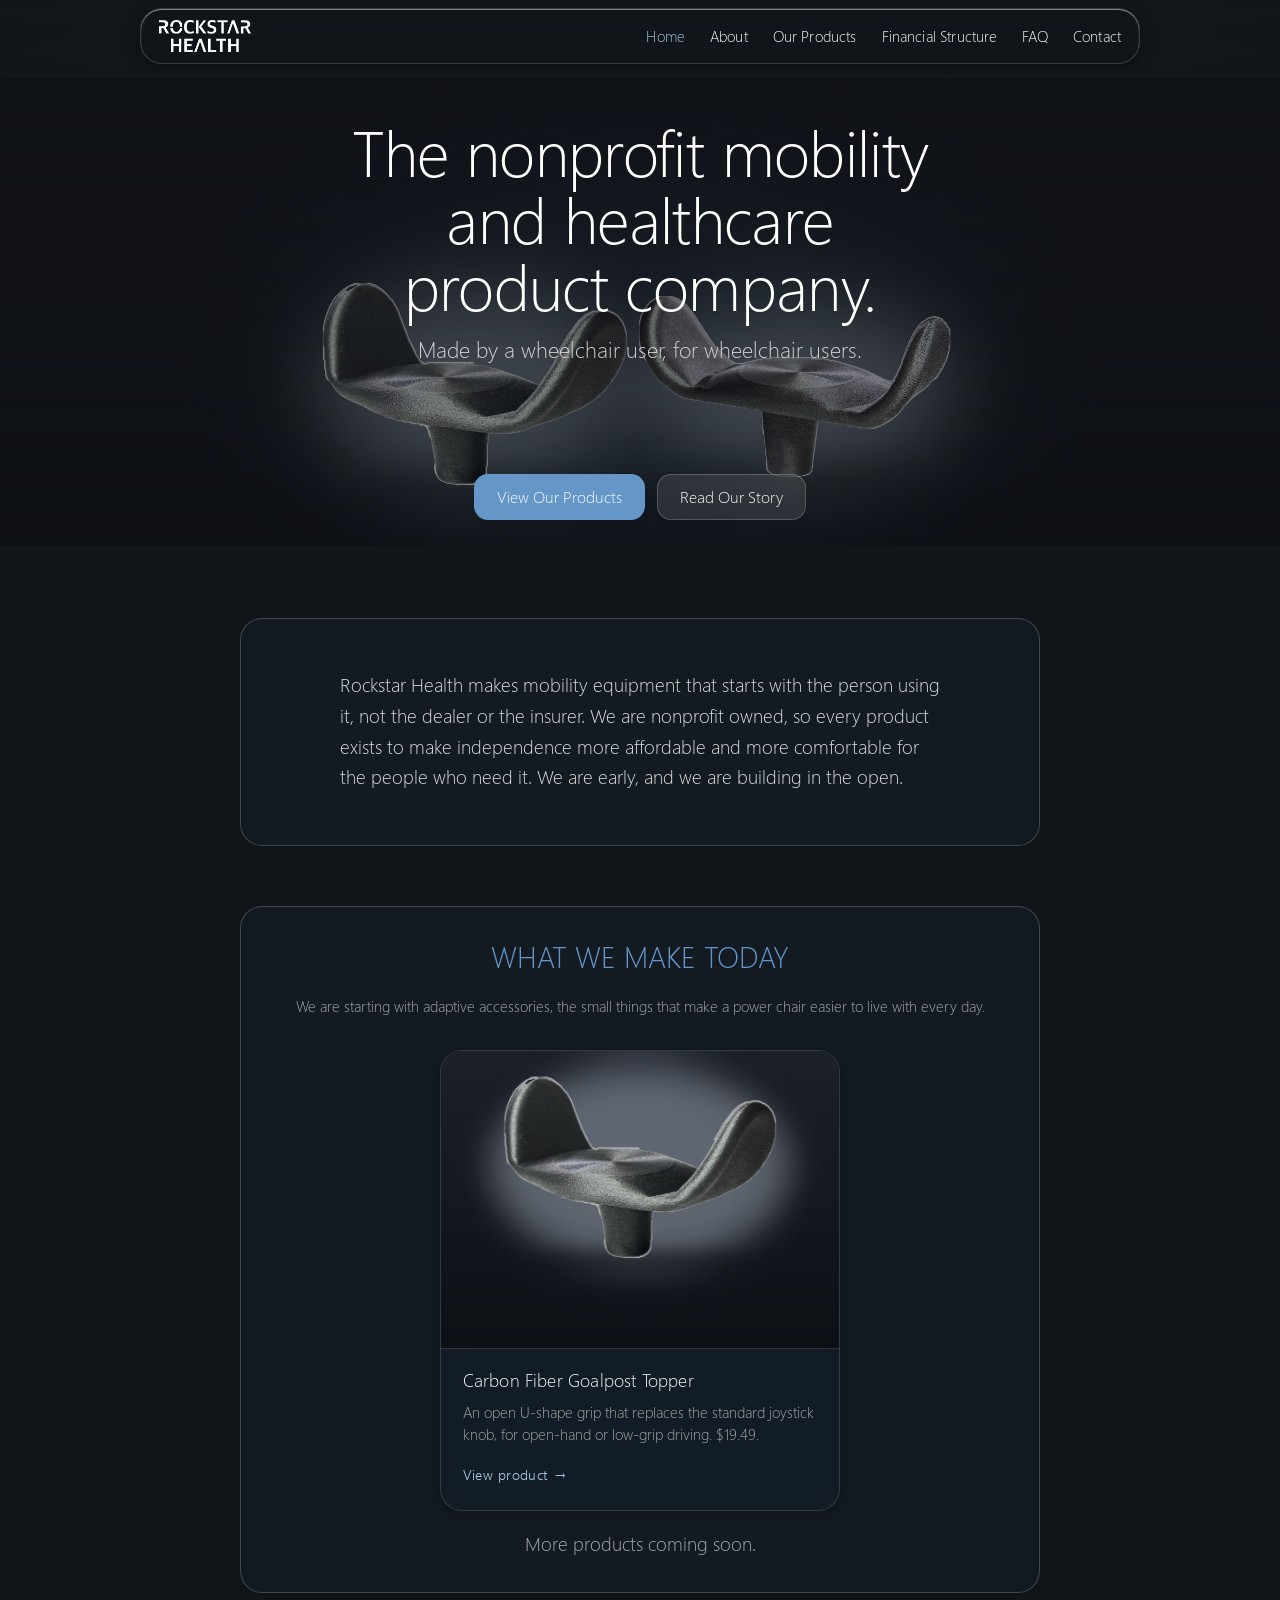
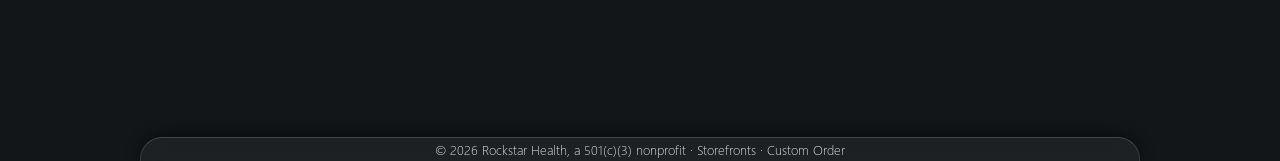
<file: index.html>
<!doctype html>
<html lang="en">
<head>
<meta charset="utf-8">
<meta name="viewport" content="width=device-width, initial-scale=1">
<title>Rockstar Health</title>
<meta name="description" content="A nonprofit-owned power wheelchair company building affordable, accessible mobility products.">
<meta property="og:title" content="Rockstar Health">
<meta property="og:description" content="A nonprofit-owned power wheelchair company building affordable, accessible mobility products.">
<meta property="og:type" content="website">
<link rel="icon" href="assets/favicon.png">
<link rel="stylesheet" href="assets/rockstar-glass.css">
<link rel="stylesheet" href="assets/site.css">
</head>
<body>
<header class="site-header"><div class="rh-header__pill"><input id="rh-nav-toggle" class="rh-nav__cb" type="checkbox" aria-hidden="true"><a class="rh-header__brand" href="index.html"><img src="assets/rockstar-logo.png" alt="Rockstar Health"></a><nav class="rh-nav" aria-label="Primary"><a href="index.html" aria-current="page">Home</a><a href="about.html">About</a><a href="our-products.html">Our Products</a><a href="financial-structure.html">Financial Structure</a><a href="faq.html">FAQ</a><a href="contact.html">Contact</a></nav><label for="rh-nav-toggle" class="rh-burger" aria-label="Toggle menu"><span></span><span></span><span></span></label></div></header>
<section class="rh-hero"><div class="rh-hero__inner page-width"><h1 class="rh-hero__title">The nonprofit mobility and healthcare product company.</h1><p class="rh-hero__sub">Made by a wheelchair user, for wheelchair users.</p><div class="rh-hero__ctas"><a href="our-products.html" class="button button-primary">View Our Products</a><a href="about.html" class="button button-secondary">Read Our Story</a></div></div></section>
<main><div class="page-width page-body"><section class="rh-section"><div class="rh-prose"><p>Rockstar Health makes mobility equipment that starts with the person using it, not the dealer or the insurer. We are nonprofit owned, so every product exists to make independence more affordable and more comfortable for the people who need it. We are early, and we are building in the open.</p></div></section>

<section class="rh-section rh-section--wide" aria-labelledby="home-make"><h2 class="rh-section__title" id="home-make">What we make today</h2><p class="rh-marketplaces__sub">We are starting with adaptive accessories, the small things that make a power chair easier to live with every day.</p><div class="rh-products" style="max-width:400px;margin-inline:auto"><a class="rh-product-card" href="joystick-topper.html"><div class="rh-product-card__media"><img src="assets/card-toppers.jpg" alt="Carbon fiber goalpost joystick topper"></div><div class="rh-product-card__body"><h3 class="rh-product-card__title">Carbon Fiber Goalpost Topper</h3><p class="rh-product-card__desc">An open U-shape grip that replaces the standard joystick knob, for open-hand or low-grip driving. $19.49.</p><span class="rh-product-card__cta">View product</span></div></a></div><p class="rh-coming-soon">More products coming soon.</p></section></div></main>
<footer class="site-footer"><div class="rh-footer"><p>© 2026 Rockstar Health, a 501(c)(3) nonprofit · <a href="storefronts.html">Storefronts</a> · <a href="custom-order.html">Custom Order</a></p></div></footer>
</body>
</html>
</file>
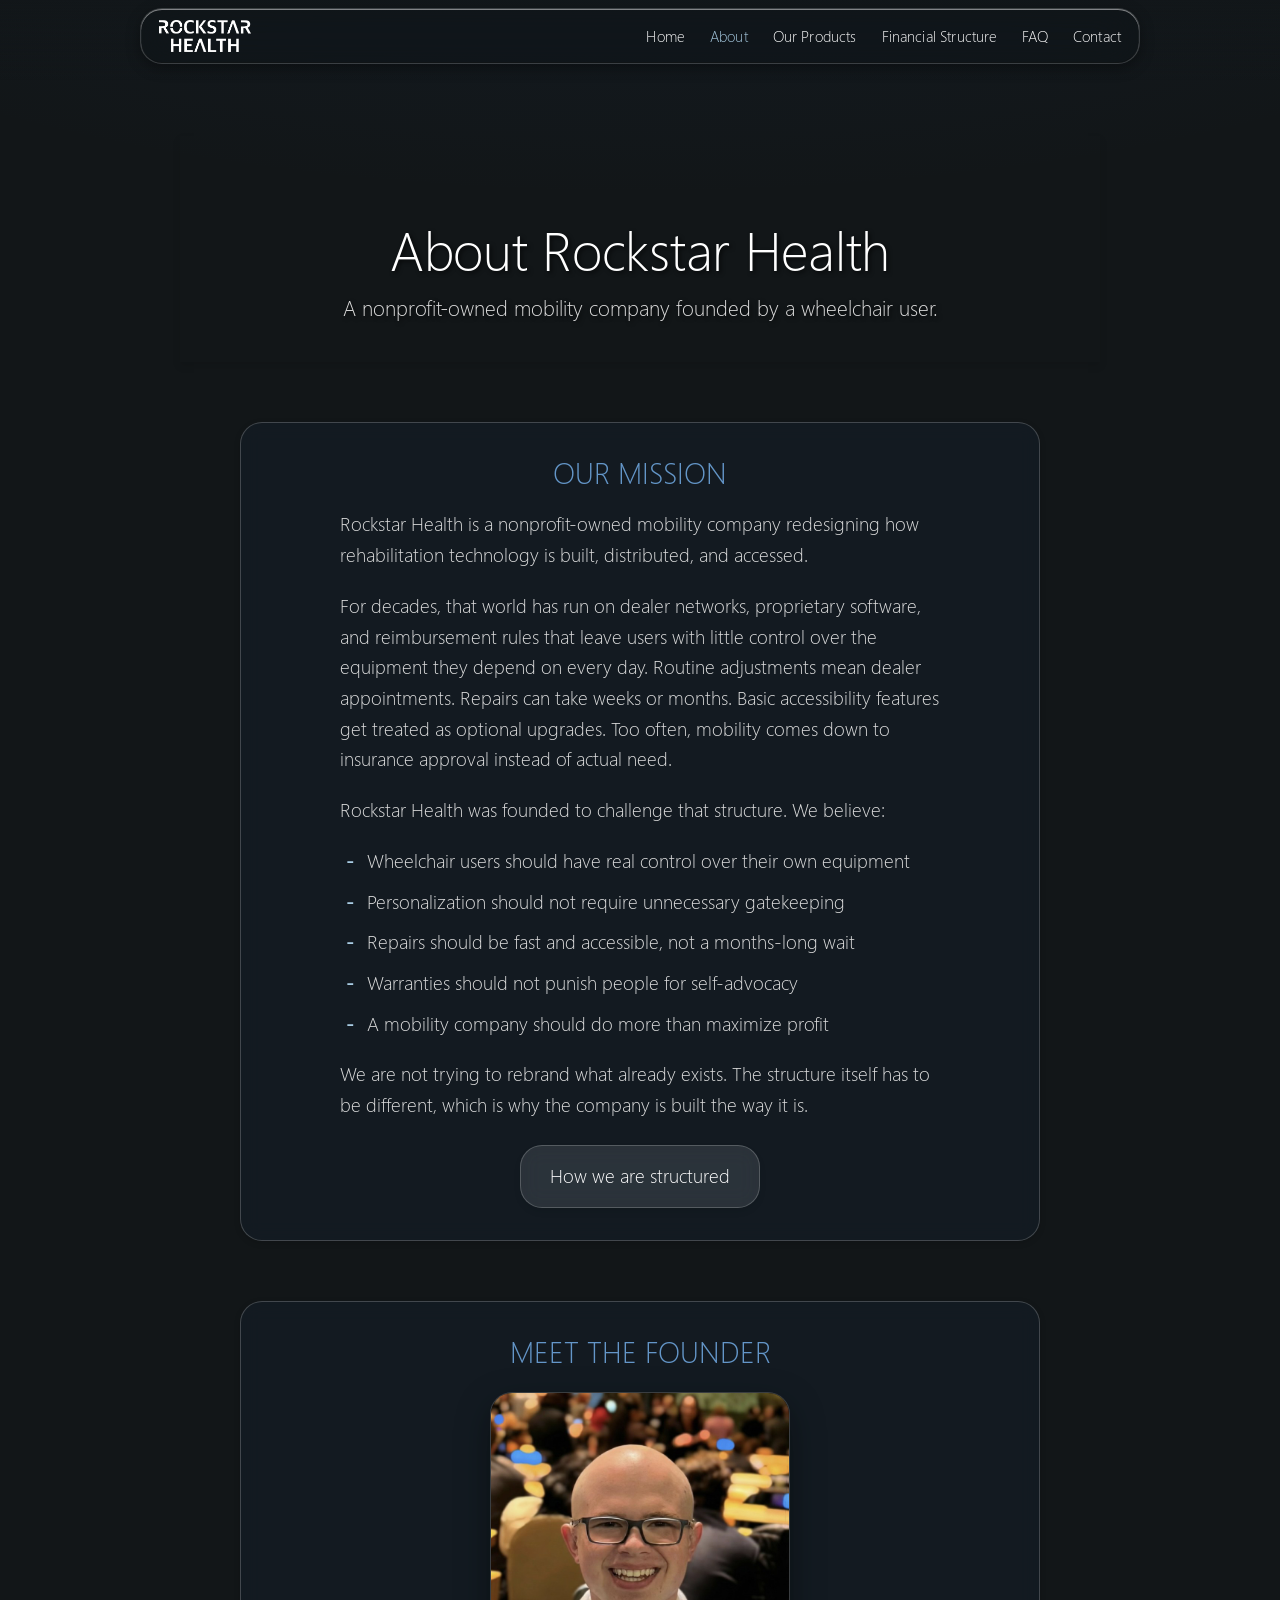
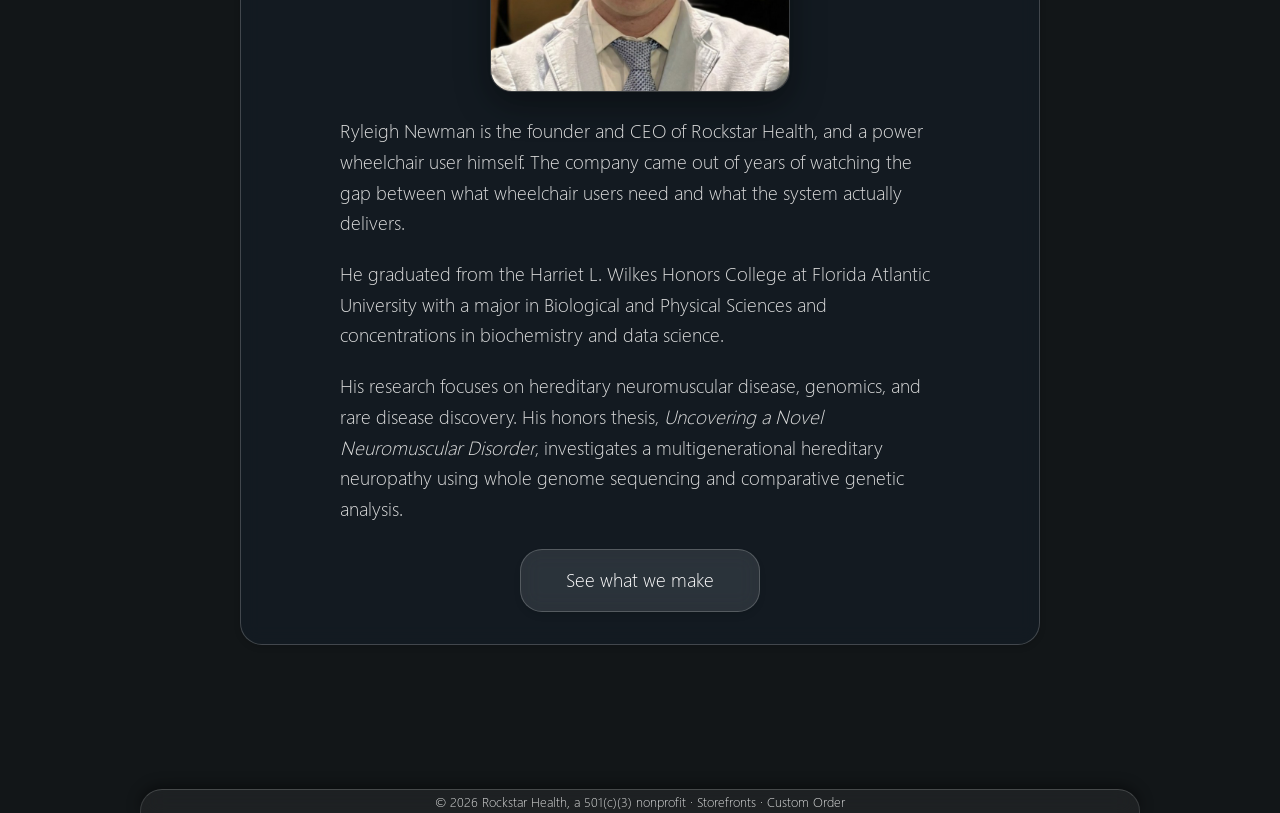
<file: about.html>
<!doctype html>
<html lang="en">
<head>
<meta charset="utf-8">
<meta name="viewport" content="width=device-width, initial-scale=1">
<title>About | Rockstar Health</title>
<meta name="description" content="Who we are and why we started Rockstar Health.">
<meta property="og:title" content="About | Rockstar Health">
<meta property="og:description" content="Who we are and why we started Rockstar Health.">
<meta property="og:type" content="website">
<link rel="icon" href="assets/favicon.png">
<link rel="stylesheet" href="assets/rockstar-glass.css">
<link rel="stylesheet" href="assets/site.css">
</head>
<body>
<header class="site-header"><div class="rh-header__pill"><input id="rh-nav-toggle" class="rh-nav__cb" type="checkbox" aria-hidden="true"><a class="rh-header__brand" href="index.html"><img src="assets/rockstar-logo.png" alt="Rockstar Health"></a><nav class="rh-nav" aria-label="Primary"><a href="index.html">Home</a><a href="about.html" aria-current="page">About</a><a href="our-products.html">Our Products</a><a href="financial-structure.html">Financial Structure</a><a href="faq.html">FAQ</a><a href="contact.html">Contact</a></nav><label for="rh-nav-toggle" class="rh-burger" aria-label="Toggle menu"><span></span><span></span><span></span></label></div></header>

<main><div class="page-width page-body"><section class="rh-page-hero" aria-labelledby="rh-hero-about-1"><h1 class="rh-page-hero__heading" id="rh-hero-about-1">About Rockstar Health</h1><p class="rh-page-hero__lede">A nonprofit-owned mobility company founded by a wheelchair user.</p></section>

<section class="rh-section" aria-labelledby="our-mission"><h2 class="rh-section__title" id="our-mission">Our Mission</h2><div class="rh-prose"><p>Rockstar Health is a nonprofit-owned mobility company redesigning how rehabilitation technology is built, distributed, and accessed.</p><p>For decades, that world has run on dealer networks, proprietary software, and reimbursement rules that leave users with little control over the equipment they depend on every day. Routine adjustments mean dealer appointments. Repairs can take weeks or months. Basic accessibility features get treated as optional upgrades. Too often, mobility comes down to insurance approval instead of actual need.</p><p>Rockstar Health was founded to challenge that structure. We believe:</p><ul><li>Wheelchair users should have real control over their own equipment</li><li>Personalization should not require unnecessary gatekeeping</li><li>Repairs should be fast and accessible, not a months-long wait</li><li>Warranties should not punish people for self-advocacy</li><li>A mobility company should do more than maximize profit</li></ul><p>We are not trying to rebrand what already exists. The structure itself has to be different, which is why the company is built the way it is.</p></div><div class="rh-cta-group rh-cta-group--row"><a href="financial-structure.html" class="button button-secondary">How we are structured</a></div></section>

<section class="rh-section" aria-labelledby="rh-title-about-3"><h2 class="rh-section__title" id="rh-title-about-3">Meet the Founder</h2><figure class="rh-figure"><img src="assets/founder.jpg" alt="Ryleigh Newman, founder of Rockstar Health" width="800" height="800" style="display:block;width:100%;max-width:300px;margin:0 auto 10px;border-radius:22px;aspect-ratio:1;object-fit:cover;box-shadow:0 12px 34px rgba(0,0,0,.4)"></figure><div class="rh-prose"><p>Ryleigh Newman is the founder and CEO of Rockstar Health, and a power wheelchair user himself. The company came out of years of watching the gap between what wheelchair users need and what the system actually delivers.</p><p>He graduated from the Harriet L. Wilkes Honors College at Florida Atlantic University with a major in Biological and Physical Sciences and concentrations in biochemistry and data science.</p><p>His research focuses on hereditary neuromuscular disease, genomics, and rare disease discovery. His honors thesis, <em>Uncovering a Novel Neuromuscular Disorder</em>, investigates a multigenerational hereditary neuropathy using whole genome sequencing and comparative genetic analysis.</p></div><div class="rh-cta-group rh-cta-group--row"><a href="our-products.html" class="button button-secondary">See what we make</a></div></section></div></main>
<footer class="site-footer"><div class="rh-footer"><p>© 2026 Rockstar Health, a 501(c)(3) nonprofit · <a href="storefronts.html">Storefronts</a> · <a href="custom-order.html">Custom Order</a></p></div></footer>
</body>
</html>
</file>
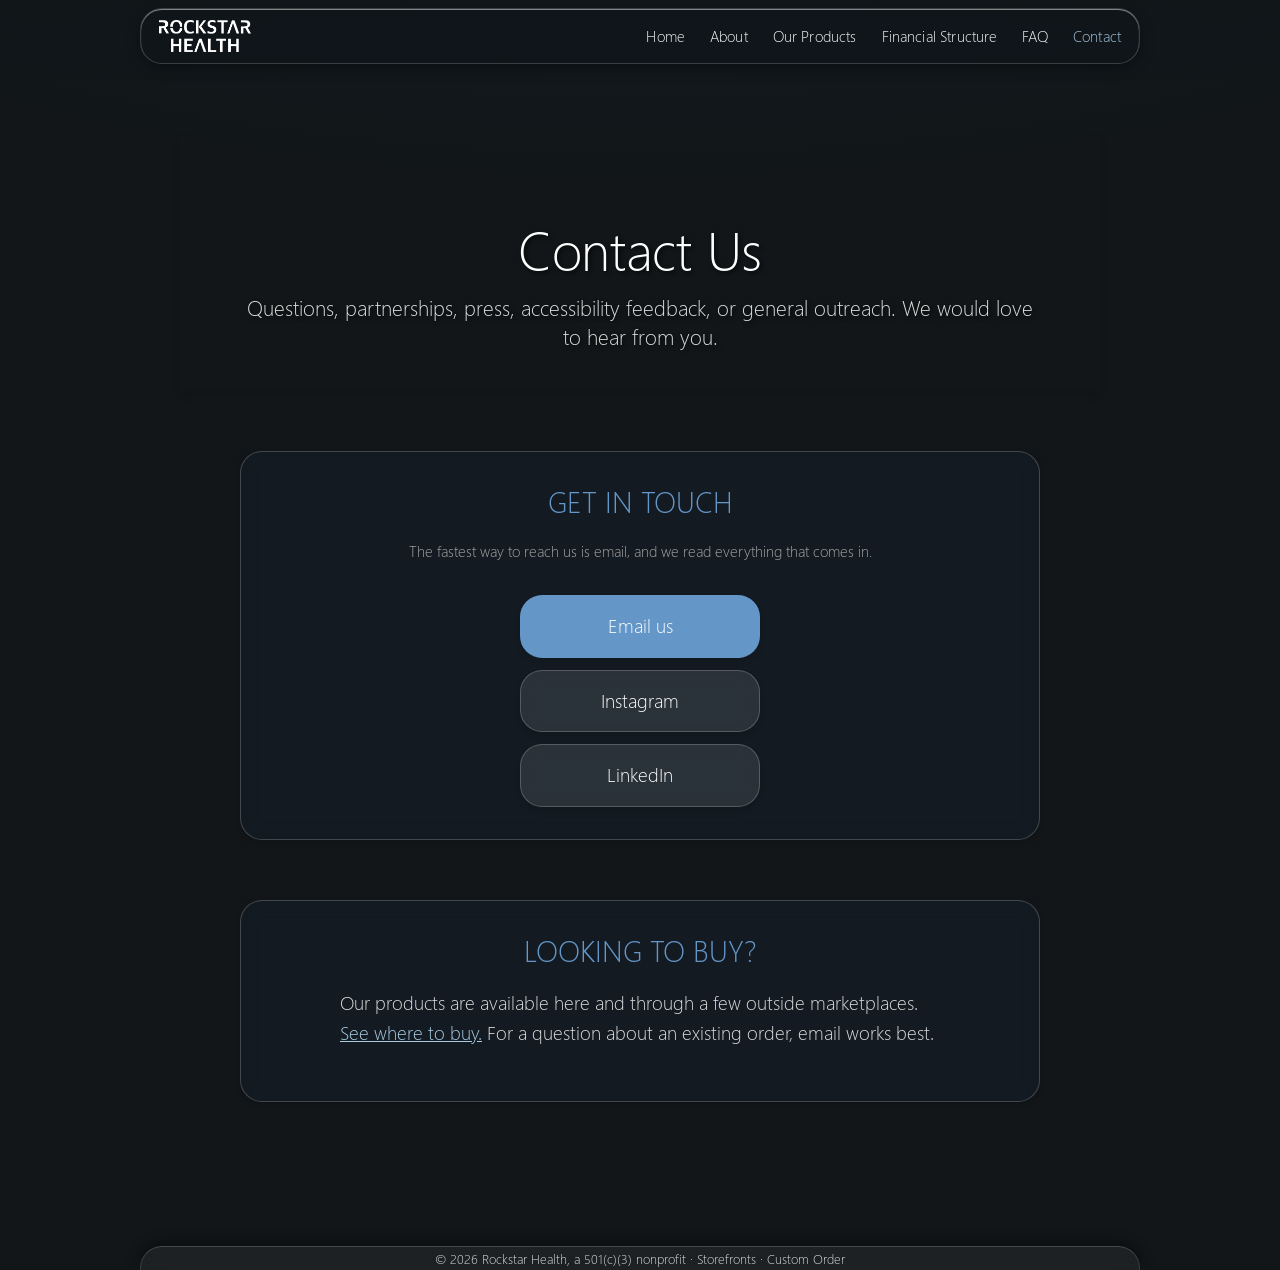
<file: contact.html>
<!doctype html>
<html lang="en">
<head>
<meta charset="utf-8">
<meta name="viewport" content="width=device-width, initial-scale=1">
<title>Contact | Rockstar Health</title>
<meta name="description" content="Get in touch with Rockstar Health.">
<meta property="og:title" content="Contact | Rockstar Health">
<meta property="og:description" content="Get in touch with Rockstar Health.">
<meta property="og:type" content="website">
<link rel="icon" href="assets/favicon.png">
<link rel="stylesheet" href="assets/rockstar-glass.css">
<link rel="stylesheet" href="assets/site.css">
</head>
<body>
<header class="site-header"><div class="rh-header__pill"><input id="rh-nav-toggle" class="rh-nav__cb" type="checkbox" aria-hidden="true"><a class="rh-header__brand" href="index.html"><img src="assets/rockstar-logo.png" alt="Rockstar Health"></a><nav class="rh-nav" aria-label="Primary"><a href="index.html">Home</a><a href="about.html">About</a><a href="our-products.html">Our Products</a><a href="financial-structure.html">Financial Structure</a><a href="faq.html">FAQ</a><a href="contact.html" aria-current="page">Contact</a></nav><label for="rh-nav-toggle" class="rh-burger" aria-label="Toggle menu"><span></span><span></span><span></span></label></div></header>

<main><div class="page-width page-body"><section class="rh-page-hero" aria-labelledby="rh-hero-contact-1"><h1 class="rh-page-hero__heading" id="rh-hero-contact-1">Contact Us</h1><p class="rh-page-hero__lede">Questions, partnerships, press, accessibility feedback, or general outreach. We would love to hear from you.</p></section>

<section class="rh-section" aria-labelledby="rh-title-contact-2"><h2 class="rh-section__title" id="rh-title-contact-2">Get In Touch</h2><p class="rh-marketplaces__sub">The fastest way to reach us is email, and we read everything that comes in.</p><div class="rh-cta-group" style="flex-wrap:wrap;gap:12px;justify-content:center"><a href="mailto:ryleigh@rockstarhealth.org" class="button button-primary">Email us</a><a href="https://instagram.com/rockstarhealthorg" target="_blank" rel="noopener" class="button button-secondary">Instagram</a><a href="https://linkedin.com/company/rockstarhealth" target="_blank" rel="noopener" class="button button-secondary">LinkedIn</a></div></section>

<section class="rh-section" aria-labelledby="rh-title-contact-3"><h2 class="rh-section__title" id="rh-title-contact-3">Looking to Buy?</h2><div class="rh-prose"><p>Our products are available here and through a few outside marketplaces. <a href="storefronts.html">See where to buy.</a> For a question about an existing order, email works best.</p></div></section></div></main>
<footer class="site-footer"><div class="rh-footer"><p>© 2026 Rockstar Health, a 501(c)(3) nonprofit · <a href="storefronts.html">Storefronts</a> · <a href="custom-order.html">Custom Order</a></p></div></footer>
</body>
</html>
</file>
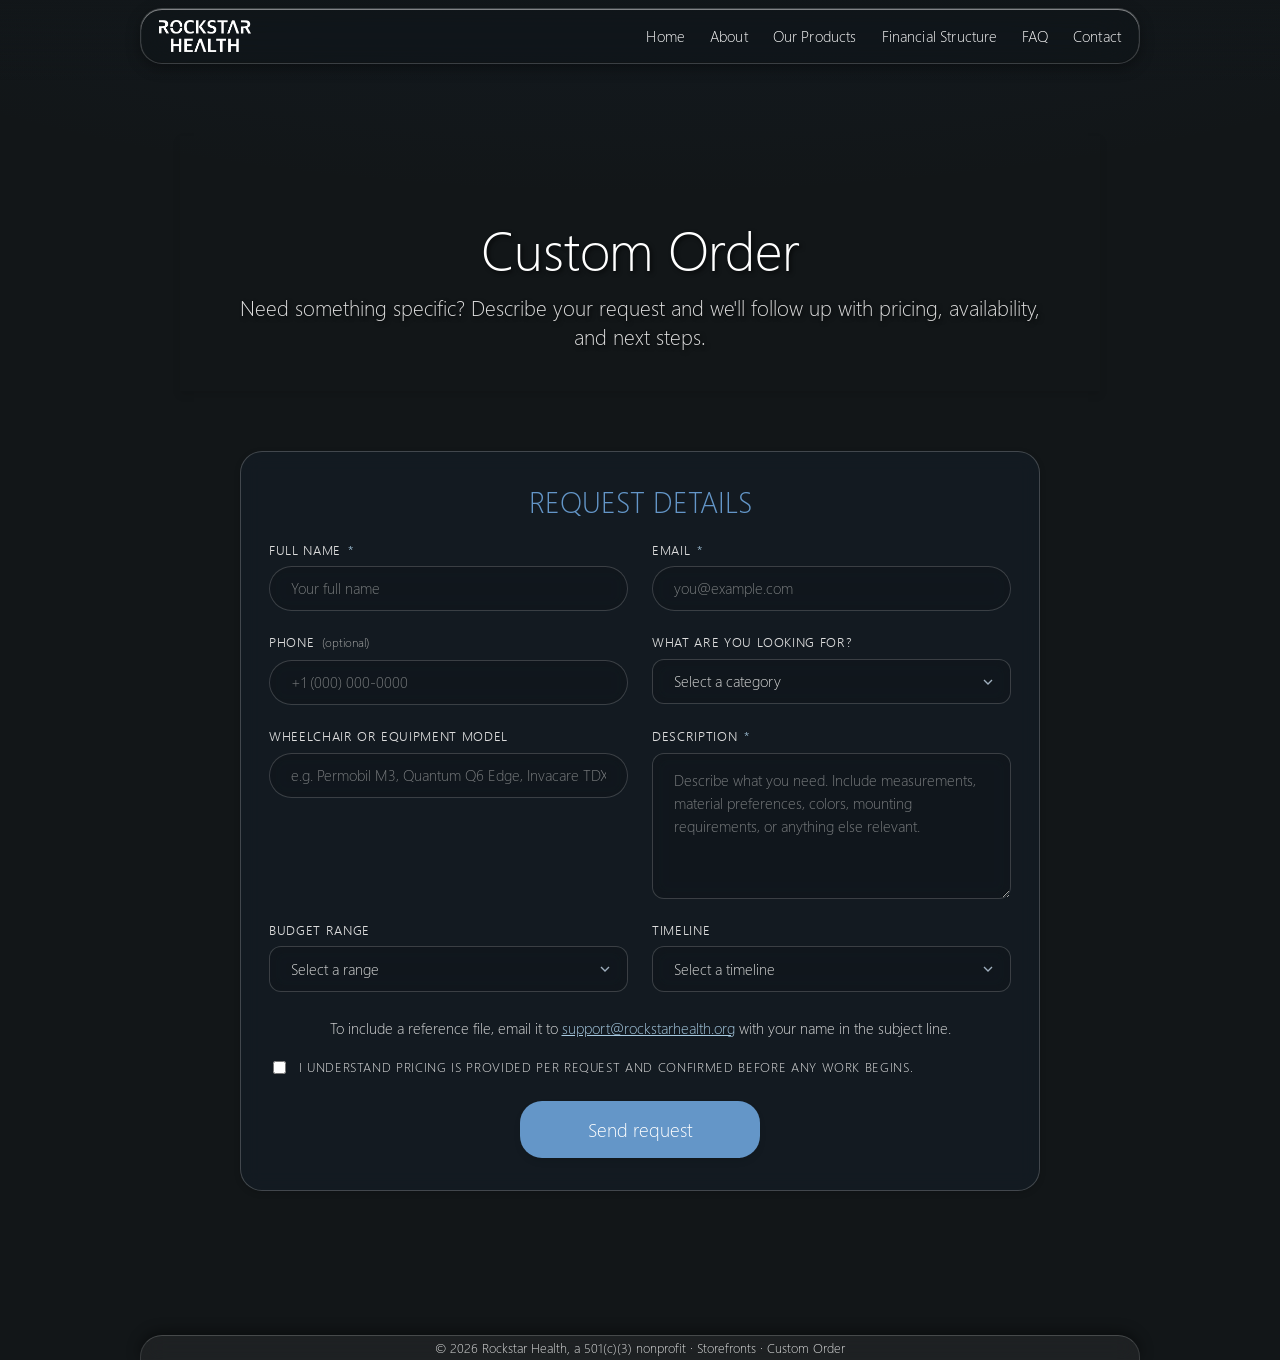
<file: custom-order.html>
<!doctype html>
<html lang="en">
<head>
<meta charset="utf-8">
<meta name="viewport" content="width=device-width, initial-scale=1">
<title>Custom Order | Rockstar Health</title>
<meta name="description" content="Request a custom mobility accessory.">
<meta property="og:title" content="Custom Order | Rockstar Health">
<meta property="og:description" content="Request a custom mobility accessory.">
<meta property="og:type" content="website">
<link rel="icon" href="assets/favicon.png">
<link rel="stylesheet" href="assets/rockstar-glass.css">
<link rel="stylesheet" href="assets/site.css">
</head>
<body>
<header class="site-header"><div class="rh-header__pill"><input id="rh-nav-toggle" class="rh-nav__cb" type="checkbox" aria-hidden="true"><a class="rh-header__brand" href="index.html"><img src="assets/rockstar-logo.png" alt="Rockstar Health"></a><nav class="rh-nav" aria-label="Primary"><a href="index.html">Home</a><a href="about.html">About</a><a href="our-products.html">Our Products</a><a href="financial-structure.html">Financial Structure</a><a href="faq.html">FAQ</a><a href="contact.html">Contact</a></nav><label for="rh-nav-toggle" class="rh-burger" aria-label="Toggle menu"><span></span><span></span><span></span></label></div></header>

<main><div class="page-width page-body">
<section class="rh-page-hero">
  <div class="rh-page-hero__eyebrow">Shop</div>
  <h1 class="rh-page-hero__heading">Custom Order</h1>
  <p class="rh-page-hero__lede">Need something specific? Describe your request and we'll follow up with pricing, availability, and next steps.</p>
</section>
<section class="rh-section rh-custom-order">
  <h2 class="rh-section__title">Request Details</h2>
  <form class="rh-co-form" id="rh-co-form">
    <div class="rh-co-grid">
      <div class="rh-co-field"><label class="rh-co-label" for="co-name">Full name <span class="rh-co-req">*</span></label>
        <input class="rh-co-input" id="co-name" type="text" name="name" required placeholder="Your full name"></div>
      <div class="rh-co-field"><label class="rh-co-label" for="co-email">Email <span class="rh-co-req">*</span></label>
        <input class="rh-co-input" id="co-email" type="email" name="email" required placeholder="you@example.com"></div>
      <div class="rh-co-field"><label class="rh-co-label" for="co-phone">Phone <span class="rh-co-opt">(optional)</span></label>
        <input class="rh-co-input" id="co-phone" type="tel" name="phone" placeholder="+1 (000) 000-0000"></div>
      <div class="rh-co-field"><label class="rh-co-label" for="co-type">What are you looking for?</label>
        <select class="rh-co-input rh-co-select" id="co-type" name="product_type">
          <option value="">Select a category</option><option>Joystick cover</option><option>Joystick topper</option>
          <option>Seating accessory</option><option>Desk accessory</option><option>Other accessory</option><option>General inquiry</option>
        </select></div>
      <div class="rh-co-field"><label class="rh-co-label" for="co-model">Wheelchair or equipment model</label>
        <input class="rh-co-input" id="co-model" type="text" name="equipment_model" placeholder="e.g. Permobil M3, Quantum Q6 Edge, Invacare TDX"></div>
      <div class="rh-co-field rh-co-field--wide"><label class="rh-co-label" for="co-body">Description <span class="rh-co-req">*</span></label>
        <textarea class="rh-co-input rh-co-textarea" id="co-body" name="message" rows="5" required placeholder="Describe what you need. Include measurements, material preferences, colors, mounting requirements, or anything else relevant."></textarea></div>
      <div class="rh-co-field"><label class="rh-co-label" for="co-budget">Budget range</label>
        <select class="rh-co-input rh-co-select" id="co-budget" name="budget_range">
          <option value="">Select a range</option><option>Under $50</option><option>$50 to $150</option><option>$150 to $500</option><option>Over $500</option><option>Not sure</option>
        </select></div>
      <div class="rh-co-field"><label class="rh-co-label" for="co-timeline">Timeline</label>
        <select class="rh-co-input rh-co-select" id="co-timeline" name="timeline">
          <option value="">Select a timeline</option><option>As soon as possible</option><option>2 to 4 weeks</option><option>1 to 3 months</option><option>Flexible</option>
        </select></div>
    </div>
    <p class="rh-prose" style="font-size:.95rem;margin-top:1.25rem;">To include a reference file, email it to <a href="mailto:support@rockstarhealth.org">support@rockstarhealth.org</a> with your name in the subject line.</p>
    <label class="rh-co-label" style="display:flex;gap:.6rem;align-items:flex-start;margin:1rem 0;font-weight:300;">
      <input type="checkbox" name="pricing_consent" required style="width:auto;margin-top:.3rem;"> I understand pricing is provided per request and confirmed before any work begins.</label>
    <div class="rh-cta-group rh-cta-group--row"><button type="submit" class="button button-primary">Send request</button></div>
  </form>
</section>
<script>
document.getElementById('rh-co-form').addEventListener('submit', function(e){
  e.preventDefault();
  var f = e.target, g = function(n){ var el = f.elements[n]; return el ? el.value.trim() : ''; };
  var lines = [
    'Name: '     + g('name'),
    'Email: '    + g('email'),
    'Phone: '    + g('phone'),
    'Category: ' + g('product_type'),
    'Equipment: '+ g('equipment_model'),
    'Budget: '   + g('budget_range'),
    'Timeline: ' + g('timeline'),
    '',
    'Details:',
    g('message')
  ];
  var subject = 'Custom order request' + (g('name') ? ' from ' + g('name') : '');
  window.location.href = 'mailto:support@rockstarhealth.org'
    + '?subject=' + encodeURIComponent(subject)
    + '&body=' + encodeURIComponent(lines.join('\n'));
});
</script>
</div></main>
<footer class="site-footer"><div class="rh-footer"><p>© 2026 Rockstar Health, a 501(c)(3) nonprofit · <a href="storefronts.html">Storefronts</a> · <a href="custom-order.html">Custom Order</a></p></div></footer>
</body>
</html>
</file>
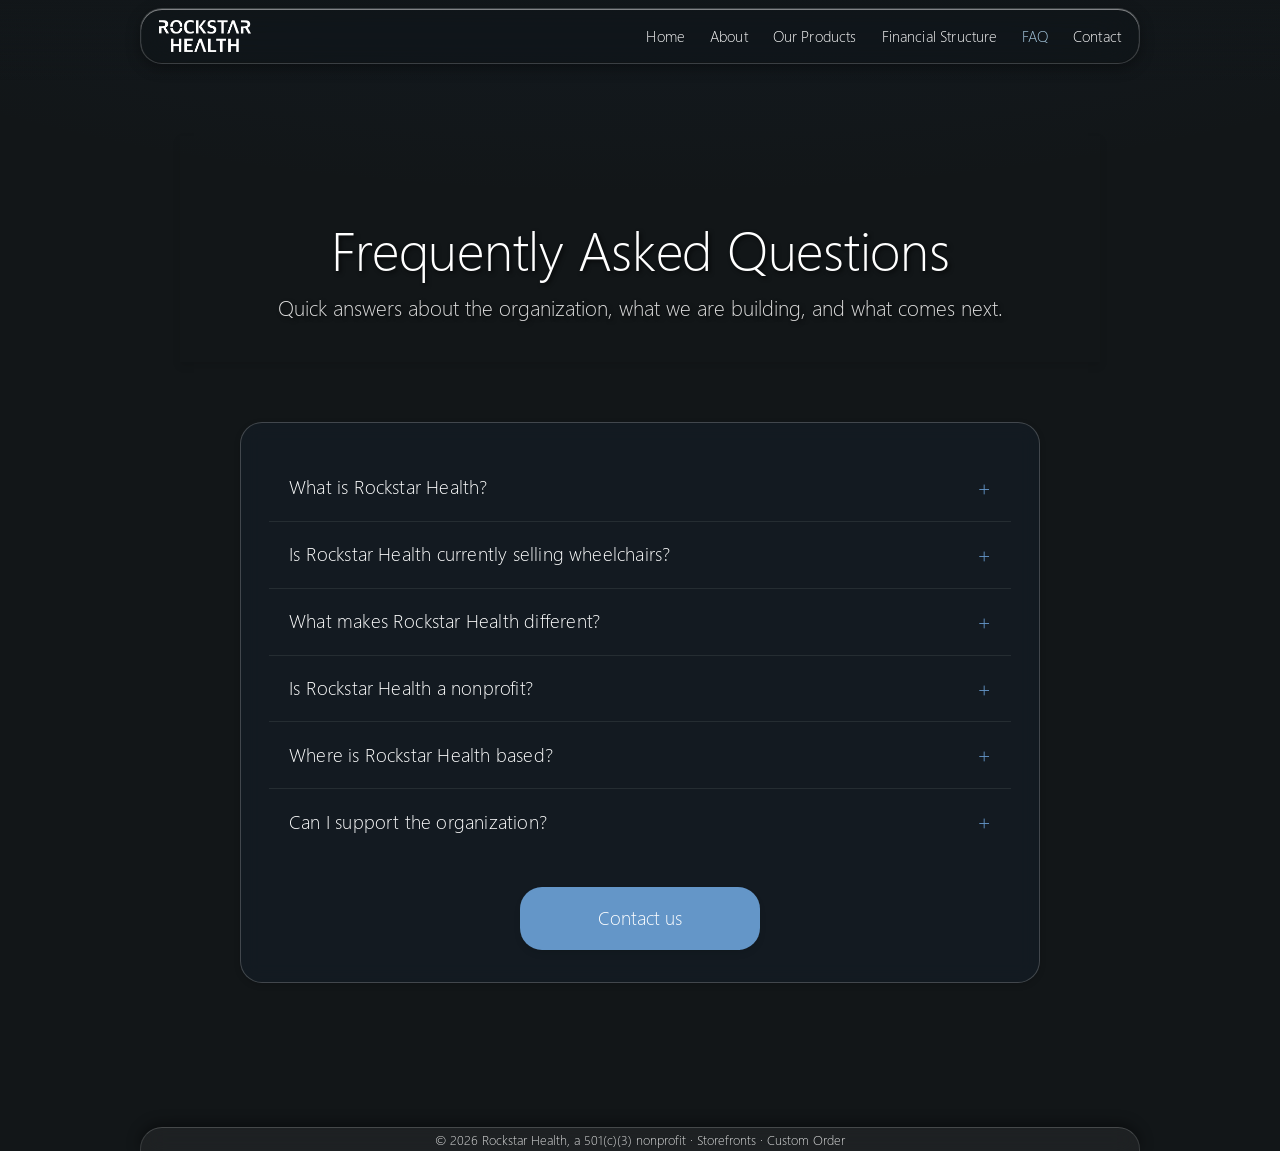
<file: faq.html>
<!doctype html>
<html lang="en">
<head>
<meta charset="utf-8">
<meta name="viewport" content="width=device-width, initial-scale=1">
<title>FAQ | Rockstar Health</title>
<meta name="description" content="Answers to common questions about our products and mission.">
<meta property="og:title" content="FAQ | Rockstar Health">
<meta property="og:description" content="Answers to common questions about our products and mission.">
<meta property="og:type" content="website">
<link rel="icon" href="assets/favicon.png">
<link rel="stylesheet" href="assets/rockstar-glass.css">
<link rel="stylesheet" href="assets/site.css">
</head>
<body>
<header class="site-header"><div class="rh-header__pill"><input id="rh-nav-toggle" class="rh-nav__cb" type="checkbox" aria-hidden="true"><a class="rh-header__brand" href="index.html"><img src="assets/rockstar-logo.png" alt="Rockstar Health"></a><nav class="rh-nav" aria-label="Primary"><a href="index.html">Home</a><a href="about.html">About</a><a href="our-products.html">Our Products</a><a href="financial-structure.html">Financial Structure</a><a href="faq.html" aria-current="page">FAQ</a><a href="contact.html">Contact</a></nav><label for="rh-nav-toggle" class="rh-burger" aria-label="Toggle menu"><span></span><span></span><span></span></label></div></header>

<main><div class="page-width page-body"><section class="rh-page-hero" aria-labelledby="rh-hero-faq-1"><h1 class="rh-page-hero__heading" id="rh-hero-faq-1">Frequently Asked Questions</h1><p class="rh-page-hero__lede">Quick answers about the organization, what we are building, and what comes next.</p></section>

<section class="rh-section"><div class="rh-prose" style="text-align:left"><details class="rh-faq"><summary>What is Rockstar Health?</summary><div class="rh-faq__body">A nonprofit-owned mobility company making adaptive accessories now and working toward larger rehabilitation technology. More on the <a href="about.html">About page</a>.</div></details><details class="rh-faq"><summary>Is Rockstar Health currently selling wheelchairs?</summary><div class="rh-faq__body">Not yet. We are early, starting with adaptive accessories while the larger work develops. See <a href="our-products.html">our products</a>.</div></details><details class="rh-faq"><summary>What makes Rockstar Health different?</summary><div class="rh-faq__body">User control, fast repairs, transparency, and nonprofit ownership. The <a href="about.html#our-mission">mission</a> spells it out.</div></details><details class="rh-faq"><summary>Is Rockstar Health a nonprofit?</summary><div class="rh-faq__body">Yes. Rockstar Health Organization, Inc. is the nonprofit parent, and it owns the manufacturing subsidiary, Rockstar Health Industries Corporation. Full breakdown on <a href="financial-structure.html">financial structure</a>.</div></details><details class="rh-faq"><summary>Where is Rockstar Health based?</summary><div class="rh-faq__body">Saint Johns, Florida.</div></details><details class="rh-faq"><summary>Can I support the organization?</summary><div class="rh-faq__body">Donation pathways, partnerships, and volunteer opportunities are coming as we grow. <a href="contact.html">Reach out</a> and we will keep you posted.</div></details></div><div class="rh-cta-group rh-cta-group--row" style="margin-top:2rem"><a href="contact.html" class="button button-primary">Contact us</a></div></section></div></main>
<footer class="site-footer"><div class="rh-footer"><p>© 2026 Rockstar Health, a 501(c)(3) nonprofit · <a href="storefronts.html">Storefronts</a> · <a href="custom-order.html">Custom Order</a></p></div></footer>
</body>
</html>
</file>
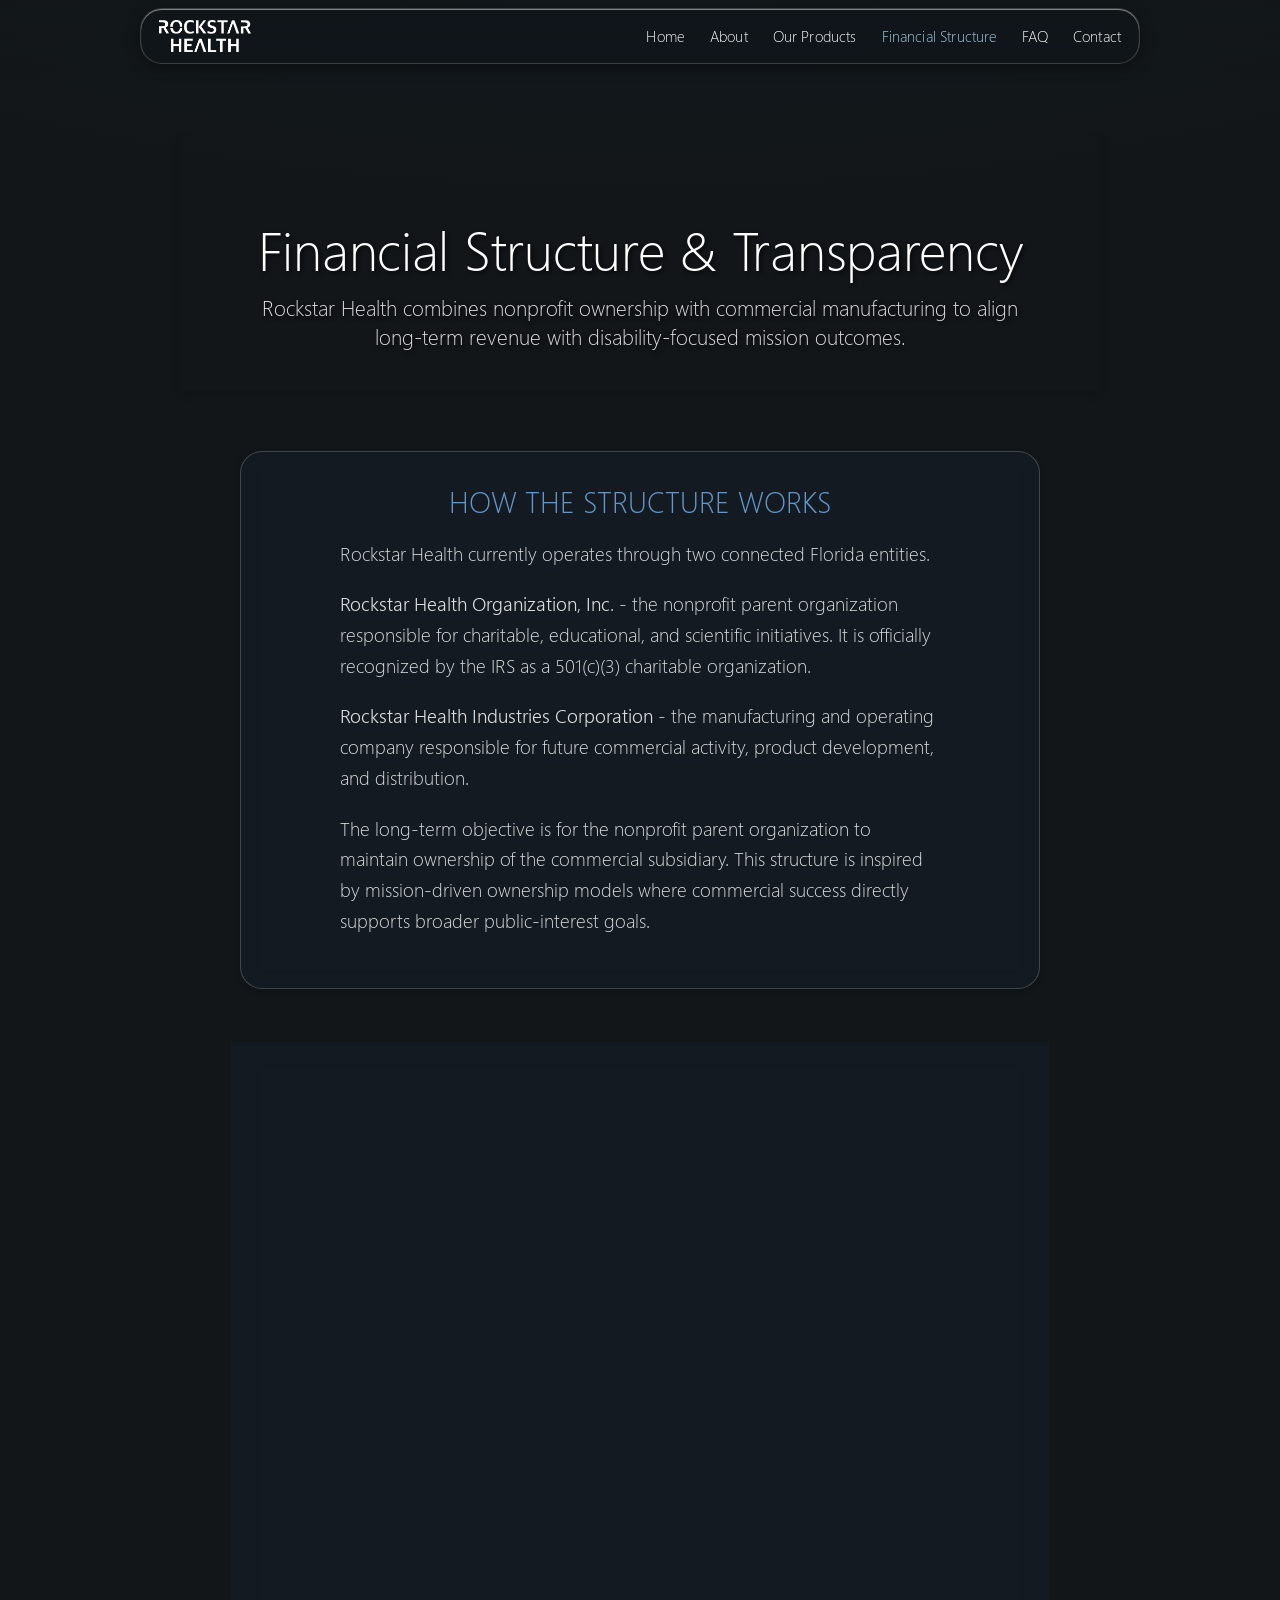
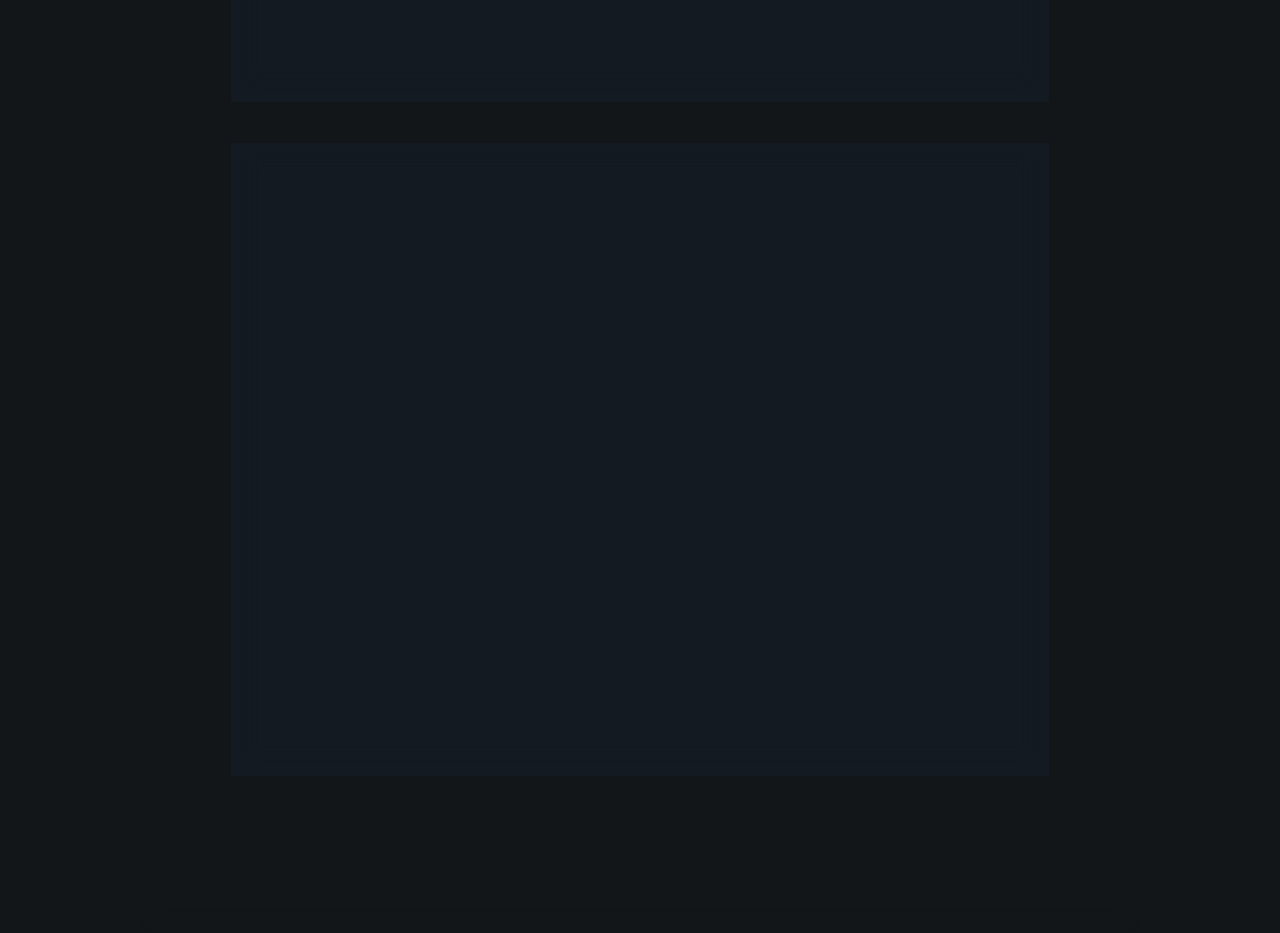
<file: financial-structure.html>
<!doctype html>
<html lang="en">
<head>
<meta charset="utf-8">
<meta name="viewport" content="width=device-width, initial-scale=1">
<title>Financial Structure | Rockstar Health</title>
<meta name="description" content="How our nonprofit and its subsidiary are structured.">
<meta property="og:title" content="Financial Structure | Rockstar Health">
<meta property="og:description" content="How our nonprofit and its subsidiary are structured.">
<meta property="og:type" content="website">
<link rel="icon" href="assets/favicon.png">
<link rel="stylesheet" href="assets/rockstar-glass.css">
<link rel="stylesheet" href="assets/site.css">
</head>
<body>
<header class="site-header"><div class="rh-header__pill"><input id="rh-nav-toggle" class="rh-nav__cb" type="checkbox" aria-hidden="true"><a class="rh-header__brand" href="index.html"><img src="assets/rockstar-logo.png" alt="Rockstar Health"></a><nav class="rh-nav" aria-label="Primary"><a href="index.html">Home</a><a href="about.html">About</a><a href="our-products.html">Our Products</a><a href="financial-structure.html" aria-current="page">Financial Structure</a><a href="faq.html">FAQ</a><a href="contact.html">Contact</a></nav><label for="rh-nav-toggle" class="rh-burger" aria-label="Toggle menu"><span></span><span></span><span></span></label></div></header>

<main><div class="page-width page-body"><section class="rh-page-hero" aria-labelledby="rh-hero-financial-structure-1"><h1 class="rh-page-hero__heading" id="rh-hero-financial-structure-1">Financial Structure & Transparency</h1><p class="rh-page-hero__lede">Rockstar Health combines nonprofit ownership with commercial manufacturing to align long-term revenue with disability-focused mission outcomes.</p></section>

<section class="rh-section" aria-labelledby="rh-title-financial-structure-2"><h2 class="rh-section__title" id="rh-title-financial-structure-2">How The Structure Works</h2><div class="rh-prose"><p>Rockstar Health currently operates through two connected Florida entities.</p><p><strong>Rockstar Health Organization, Inc.</strong> - the nonprofit parent organization responsible for charitable, educational, and scientific initiatives. It is officially recognized by the IRS as a 501(c)(3) charitable organization.</p><p><strong>Rockstar Health Industries Corporation</strong> - the manufacturing and operating company responsible for future commercial activity, product development, and distribution.</p><p>The long-term objective is for the nonprofit parent organization to maintain ownership of the commercial subsidiary. This structure is inspired by mission-driven ownership models where commercial success directly supports broader public-interest goals.</p></div></section>

<section class="rh-section" aria-labelledby="rh-title-financial-structure-3"><h2 class="rh-section__title" id="rh-title-financial-structure-3">Why We Chose This Model</h2><div class="rh-prose"><p>Most mobility companies answer to investors first. Rockstar Health was designed the other way around, so financial success and community impact cannot be pulled apart. The structure exists to support a few long-term priorities:</p><ul><li><strong>Lower prices.</strong> Simpler distribution and less intermediary dependence, so equipment costs less to begin with.</li><li><strong>Financial assistance.</strong> Reduced-cost equipment programs for people who qualify.</li><li><strong>Donation pathways.</strong> Commercial growth and charitable support that fund mobility access for underserved users.</li><li><strong>Reinvestment and independence.</strong> Profit routed back into mobility access, keeping the organization mission-led for the long term.</li></ul><p>The goal is a commercially sustainable organization whose success directly supports the disability community.</p></div></section>

<section class="rh-section" aria-labelledby="rh-title-financial-structure-4"><h2 class="rh-section__title" id="rh-title-financial-structure-4">Transparency Matters</h2><div class="rh-prose"><p>As Rockstar Health grows, the organization intends to publicly share increasing levels of operational and financial transparency.</p><p>Future transparency initiatives may include:</p><ul><li>Annual reports</li><li>Organizational updates</li><li>Program impact summaries</li><li>Financial breakdowns</li><li>Mission allocation reporting</li></ul><p>The organization is still in its earliest developmental phase, but transparency remains a core long-term principle.</p></div><div class="rh-cta-group rh-cta-group--row"><a href="about.html#our-mission" class="button button-primary">Our Mission</a></div></section></div></main>
<footer class="site-footer"><div class="rh-footer"><p>© 2026 Rockstar Health, a 501(c)(3) nonprofit · <a href="storefronts.html">Storefronts</a> · <a href="custom-order.html">Custom Order</a></p></div></footer>
</body>
</html>
</file>
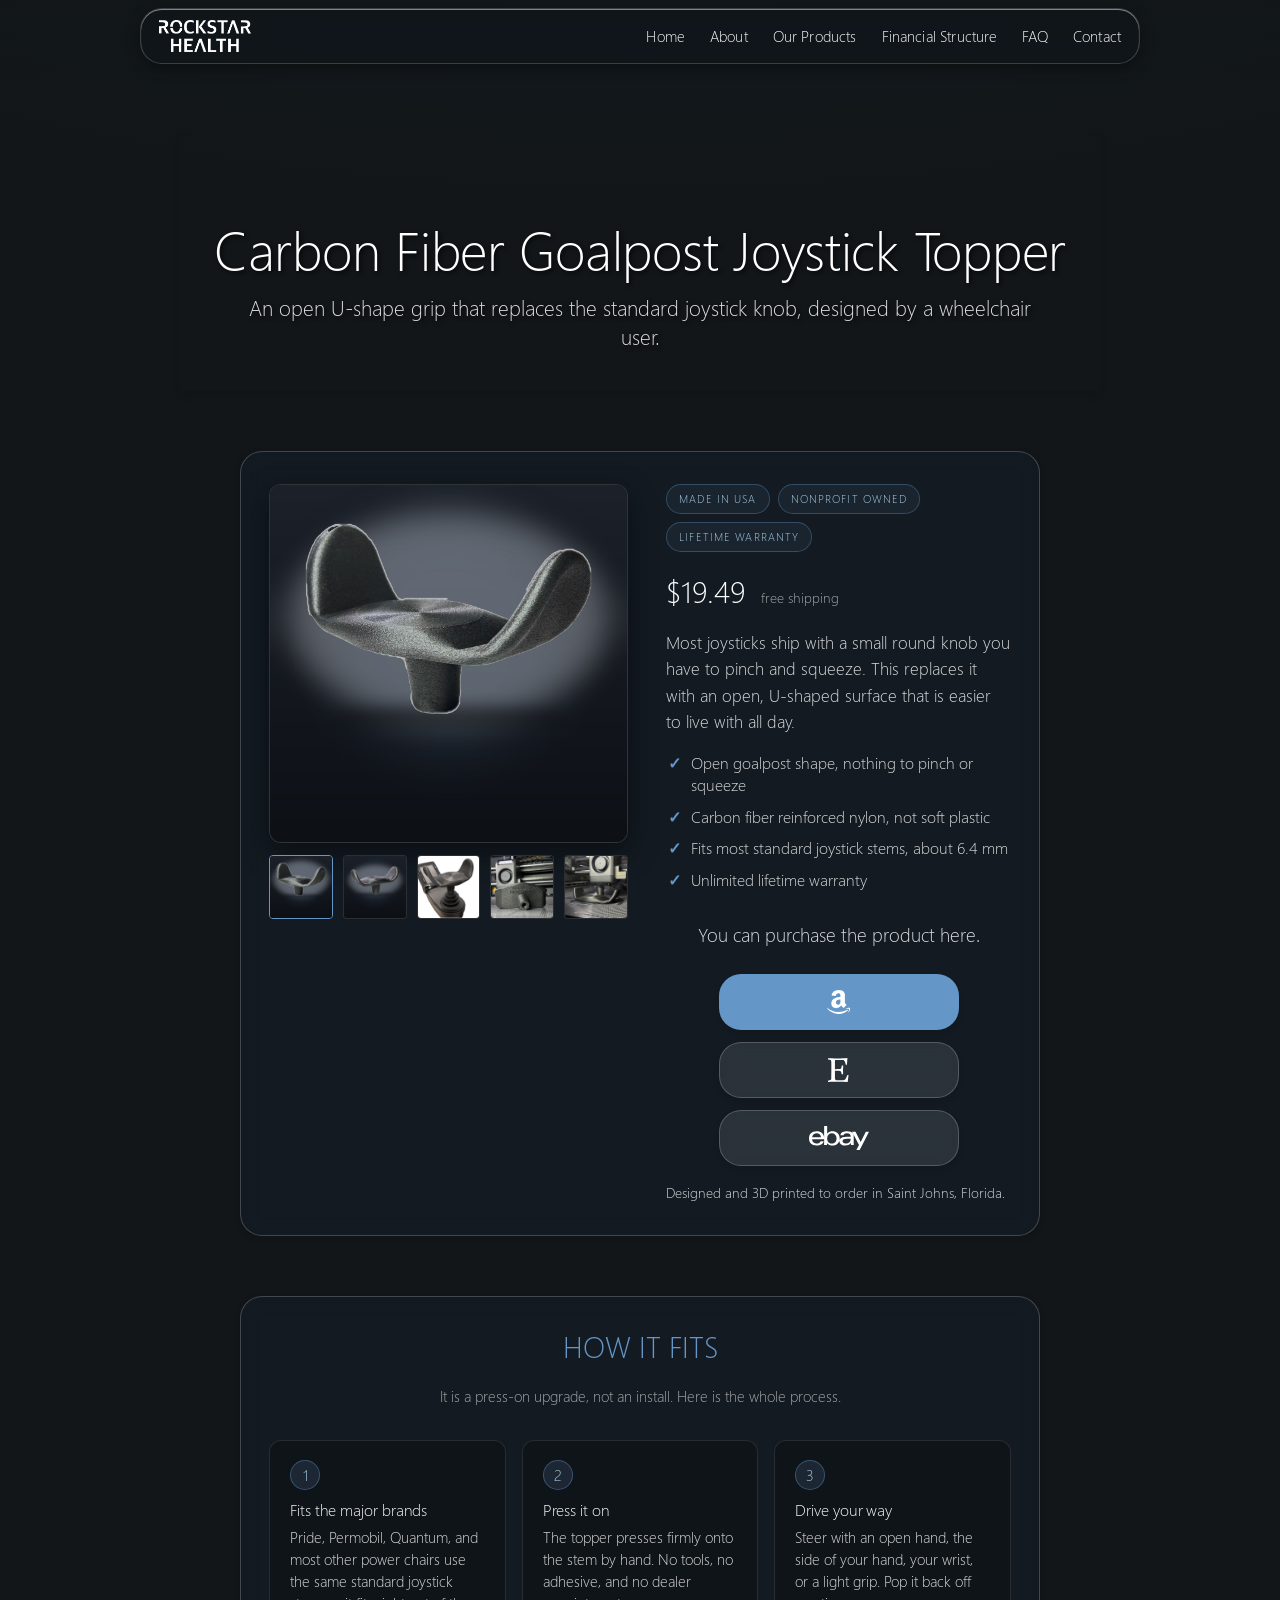
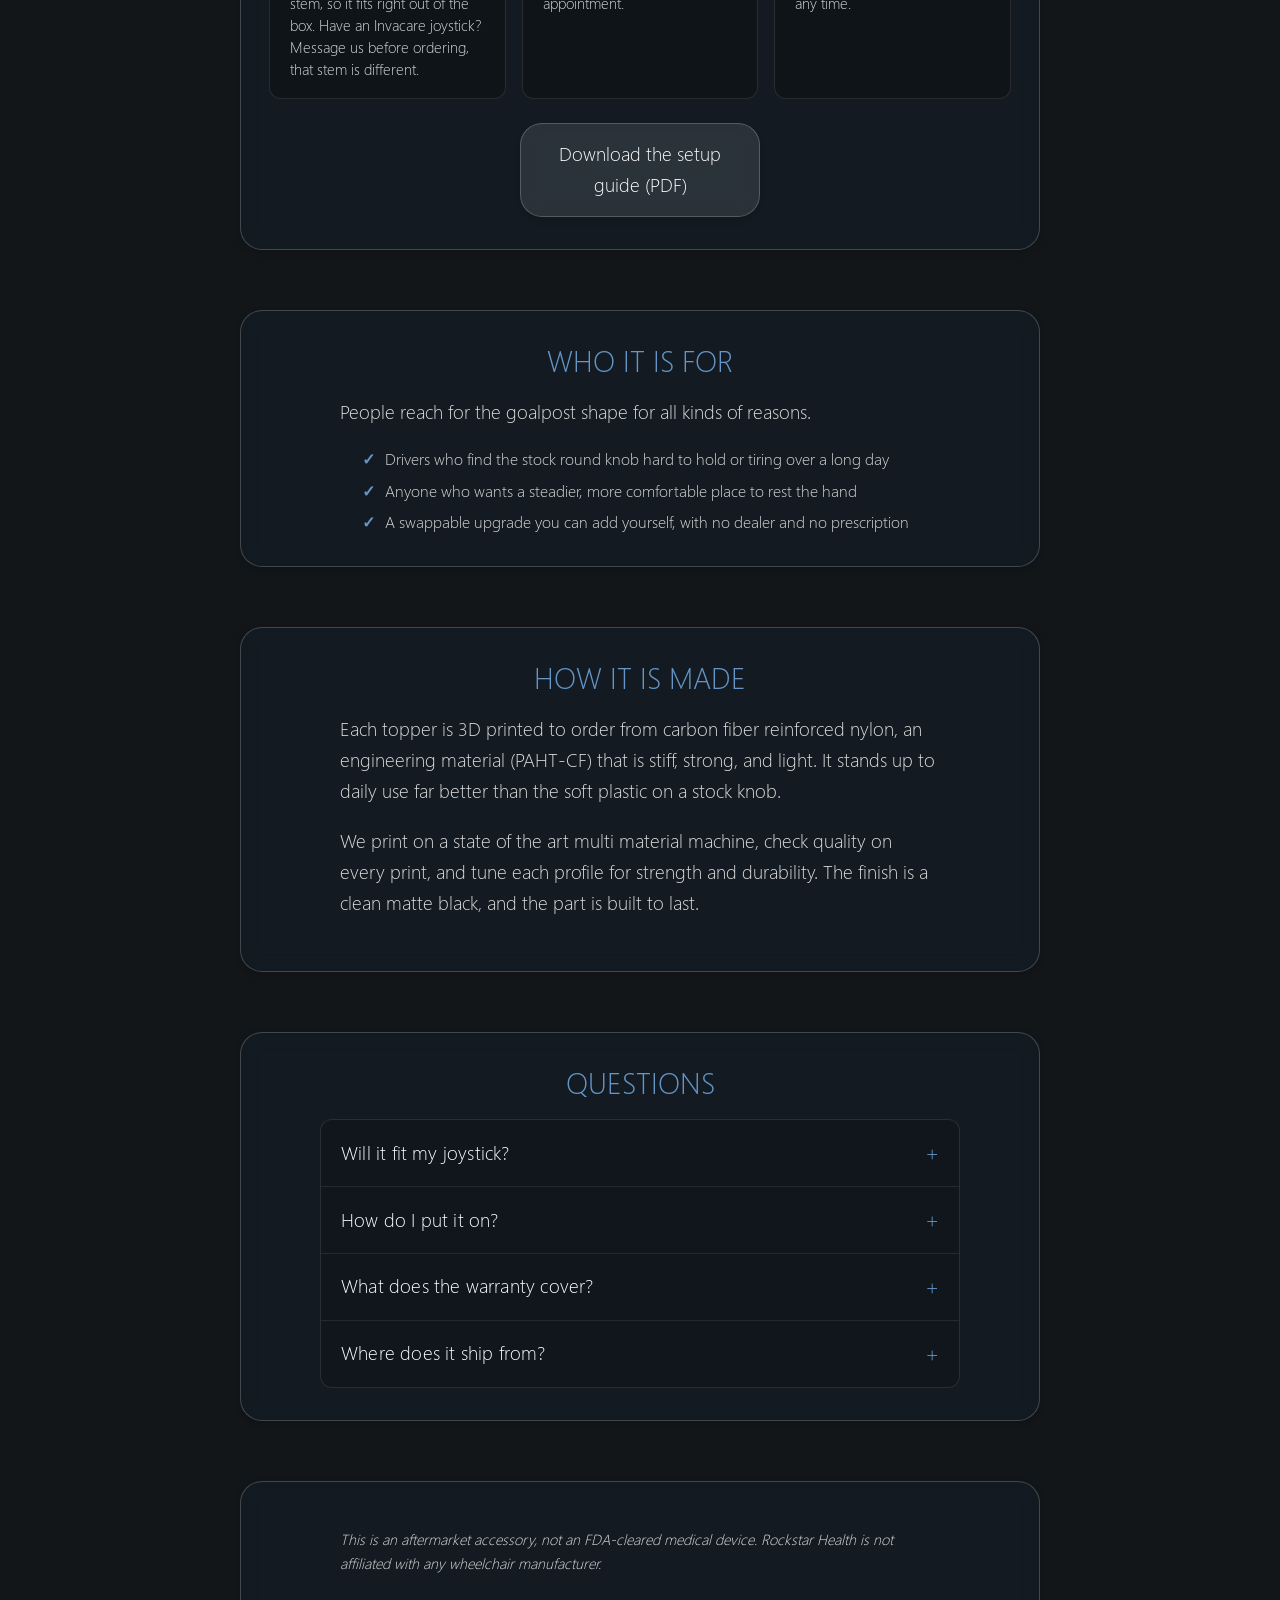
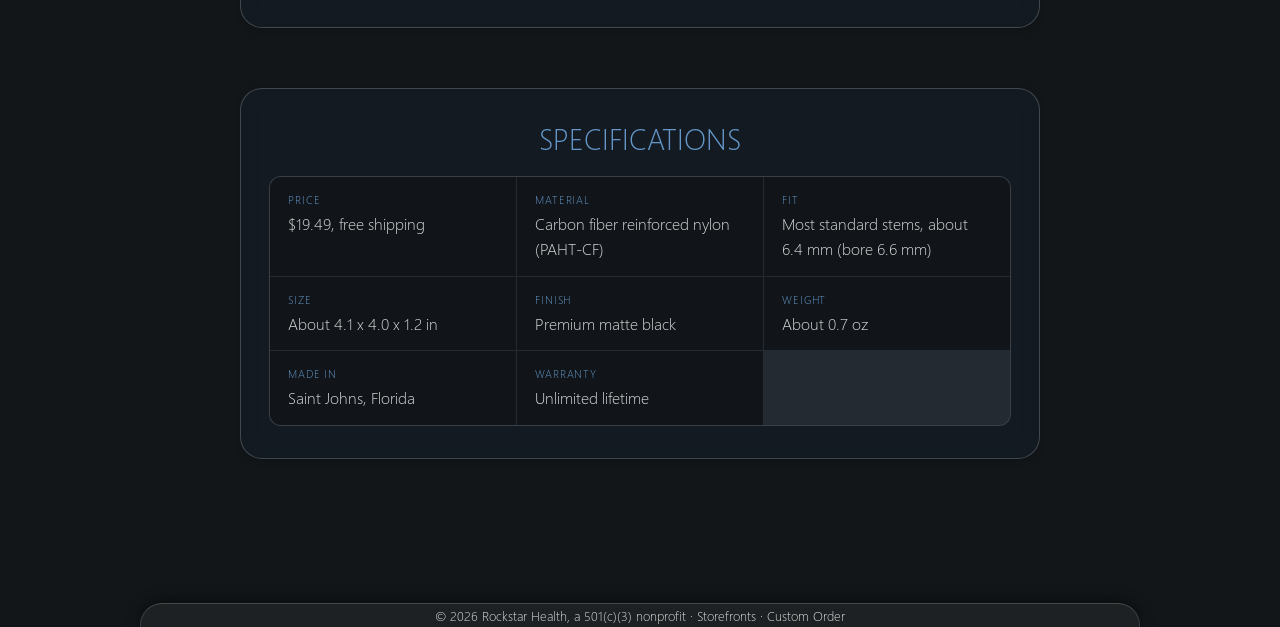
<file: joystick-topper.html>
<!doctype html>
<html lang="en">
<head>
<meta charset="utf-8">
<meta name="viewport" content="width=device-width, initial-scale=1">
<title>Carbon Fiber Joystick Topper | Rockstar Health</title>
<meta name="description" content="An ergonomic press-on grip for power wheelchair joysticks.">
<meta property="og:title" content="Carbon Fiber Joystick Topper | Rockstar Health">
<meta property="og:description" content="An ergonomic press-on grip for power wheelchair joysticks.">
<meta property="og:type" content="website">
<link rel="icon" href="assets/favicon.png">
<link rel="stylesheet" href="assets/rockstar-glass.css">
<link rel="stylesheet" href="assets/site.css">
</head>
<body>
<header class="site-header"><div class="rh-header__pill"><input id="rh-nav-toggle" class="rh-nav__cb" type="checkbox" aria-hidden="true"><a class="rh-header__brand" href="index.html"><img src="assets/rockstar-logo.png" alt="Rockstar Health"></a><nav class="rh-nav" aria-label="Primary"><a href="index.html">Home</a><a href="about.html">About</a><a href="our-products.html">Our Products</a><a href="financial-structure.html">Financial Structure</a><a href="faq.html">FAQ</a><a href="contact.html">Contact</a></nav><label for="rh-nav-toggle" class="rh-burger" aria-label="Toggle menu"><span></span><span></span><span></span></label></div></header>

<main><div class="page-width page-body"><section class="rh-page-hero" aria-labelledby="rh-pdp-h1"><div class="rh-page-hero__eyebrow">Adaptive Accessory</div><h1 class="rh-page-hero__heading" id="rh-pdp-h1">Carbon Fiber Goalpost Joystick Topper</h1><p class="rh-page-hero__lede">An open U-shape grip that replaces the standard joystick knob, designed by a wheelchair user.</p></section>

<section class="rh-section rh-section--wide rh-pdp"><div class="rh-pdp__grid"><div class="rh-pdp__gallery"><img class="rh-pdp__main" id="pdpMain" src="assets/pdp-main.jpg" alt="Carbon fiber goalpost joystick topper"><div class="rh-pdp__thumbs"><button type="button" class="rh-pdp__thumb is-active"><img src="assets/pdp-main.jpg" alt="Three-quarter view"></button><button type="button" class="rh-pdp__thumb"><img src="assets/pdp-front.jpg" alt="Front view"></button><button type="button" class="rh-pdp__thumb"><img src="assets/topper-installed.jpg" alt="Installed on a joystick"></button><button type="button" class="rh-pdp__thumb"><img src="assets/topper-carbon.jpg" alt="Carbon fiber detail"></button><button type="button" class="rh-pdp__thumb"><img src="assets/topper-printer.jpg" alt="3D printing"></button></div></div><div class="rh-pdp__info"><div class="rh-pdp__badges"><span class="rh-pdp__badge">Made in USA</span><span class="rh-pdp__badge">Nonprofit owned</span><span class="rh-pdp__badge">Lifetime warranty</span></div><div class="rh-pdp__price">$19.49 <small>free shipping</small></div><p class="rh-pdp__desc">Most joysticks ship with a small round knob you have to pinch and squeeze. This replaces it with an open, U-shaped surface that is easier to live with all day.</p><ul class="rh-pdp__points"><li>Open goalpost shape, nothing to pinch or squeeze</li><li>Carbon fiber reinforced nylon, not soft plastic</li><li>Fits most standard joystick stems, about 6.4 mm</li><li>Unlimited lifetime warranty</li></ul><p class="rh-pdp__buy-lede">You can purchase the product here.</p><div class="rh-pdp__buy"><a class="button button-primary" href="https://a.co/d/05mTZezS" target="_blank" rel="noopener" aria-label="Purchase on Amazon"><svg viewBox="7 32 434 448" fill="currentColor" aria-hidden="true"><path d="M257.2 162.7c-48.7 1.8-169.5 15.5-169.5 117.5 0 109.5 138.3 114 183.5 43.2 6.5 10.2 35.4 37.5 45.3 46.8l56.8-56S341 288.9 341 261.4V114.3C341 89 316.5 32 228.7 32 140.7 32 94 87 94 136.3l73.5 6.8c16.3-49.5 54.2-49.5 54.2-49.5 40.7-.1 35.5 29.8 35.5 69.1zm0 86.8c0 80-84.2 68-84.2 17.2 0-47.2 50.5-56.7 84.2-57.8v40.6zm136 163.5c-7.7 10-70 67-174.5 67S34.2 408.5 9.7 379c-6.8-7.7 1-11.3 5.5-8.3C88.5 415.2 203 488.5 387.7 401c7.5-3.7 13.3 2 5.5 12zm39.8 2.2c-6.5 15.8-16 26.8-21.2 31-5.5 4.5-9.5 2.7-6.5-3.8s19.3-46.5 12.7-55c-6.5-8.3-37-4.3-48-3.2-10.8 1-13 2-14-.3-2.3-5.7 21.7-15.5 37.5-17.5 15.7-1.8 41-.8 46 5.7 3.7 5.1 0 27.1-6.5 43.1z"/></svg></a><a class="button button-secondary" href="https://www.etsy.com/listing/4526148081/carbon-fiber-wheelchair-joystick-handle" target="_blank" rel="noopener" aria-label="Purchase on Etsy"><svg viewBox="0 32 384 448" fill="currentColor" aria-hidden="true"><path d="M384 348c-1.75 10.75-13.75 110-15.5 132-117.879-4.299-219.895-4.743-368.5 0v-25.5c45.457-8.948 60.627-8.019 61-35.25 1.793-72.322 3.524-244.143 0-322-1.029-28.46-12.13-26.765-61-36v-25.5c73.886 2.358 255.933 8.551 362.999-3.75-3.5 38.25-7.75 126.5-7.75 126.5H332C320.947 115.665 313.241 68 277.25 68h-137c-10.25 0-10.75 3.5-10.75 9.75V241.5c58 .5 88.5-2.5 88.5-2.5 29.77-.951 27.56-8.502 40.75-65.251h25.75c-4.407 101.351-3.91 61.829-1.75 160.25H257c-9.155-40.086-9.065-61.045-39.501-61.5 0 0-21.5-2-88-2v139c0 26 14.25 38.25 44.25 38.25H263c63.636 0 66.564-24.996 98.751-99.75H384z"/></svg></a><a class="button button-secondary" href="https://www.ebay.com/itm/366497483199" target="_blank" rel="noopener" aria-label="Purchase on eBay"><svg viewBox="0 128 639 256" fill="currentColor" aria-hidden="true"><path d="M606 189.5l-54.8 109.9-54.9-109.9h-37.5l10.9 20.6c-11.5-19-35.9-26-63.3-26-31.8 0-67.9 8.7-71.5 43.1h33.7c1.4-13.8 15.7-21.8 35-21.8 26 0 41 9.6 41 33v3.4c-12.7 0-28 .1-41.7.4-42.4.9-69.6 10-76.7 34.4 1-5.2 1.5-10.6 1.5-16.2 0-52.1-39.7-76.2-75.4-76.2-21.3 0-43 5.5-58.7 24.2v-80.6h-32.1v169.5c0 10.3-.6 22.9-1.1 33.1h31.5c.7-6.3 1.1-12.9 1.1-19.5 13.6 16.6 35.4 24.9 58.7 24.9 36.9 0 64.9-21.9 73.3-54.2-.5 2.8-.7 5.8-.7 9 0 24.1 21.1 45 60.6 45 26.6 0 45.8-5.7 61.9-25.5 0 6.6.3 13.3 1.1 20.2h29.8c-.7-8.2-1-17.5-1-26.8v-65.6c0-9.3-1.7-17.2-4.8-23.8l61.5 116.1-28.5 54.1h35.9L640 189.5zM243.7 313.8c-29.6 0-50.2-21.5-50.2-53.8 0-32.4 20.6-53.8 50.2-53.8 29.8 0 50.2 21.4 50.2 53.8 0 32.3-20.4 53.8-50.2 53.8zm200.9-47.3c0 30-17.9 48.4-51.6 48.4-25.1 0-35-13.4-35-25.8 0-19.1 18.1-24.4 47.2-25.3 13.1-.5 27.6-.6 39.4-.6zm-411.9 1.6h128.8v-8.5c0-51.7-33.1-75.4-78.4-75.4-56.8 0-83 30.8-83 77.6 0 42.5 25.3 74 82.5 74 31.4 0 68-11.7 74.4-46.1h-33.1c-12 35.8-87.7 36.7-91.2-21.6zm95-21.4H33.3c6.9-56.6 92.1-54.7 94.4 0z"/></svg></a></div><p class="rh-pdp__note">Designed and 3D printed to order in Saint Johns, Florida.</p></div></div><script>document.querySelectorAll(".rh-pdp__thumb").forEach(function(t){t.addEventListener("click",function(){var i=this.querySelector("img"),m=document.getElementById("pdpMain");if(m&&i)m.src=i.src;document.querySelectorAll(".rh-pdp__thumb").forEach(function(x){x.classList.remove("is-active")});this.classList.add("is-active")})});</script></section>

<section class="rh-section" aria-labelledby="rh-pdp-fit"><h2 class="rh-section__title" id="rh-pdp-fit">How It Fits</h2><p class="rh-marketplaces__sub">It is a press-on upgrade, not an install. Here is the whole process.</p><div class="rh-steps"><div class="rh-step"><div class="rh-step__n">1</div><h3 class="rh-step__t">Fits the major brands</h3><p class="rh-step__d">Pride, Permobil, Quantum, and most other power chairs use the same standard joystick stem, so it fits right out of the box. Have an Invacare joystick? Message us before ordering, that stem is different.</p></div><div class="rh-step"><div class="rh-step__n">2</div><h3 class="rh-step__t">Press it on</h3><p class="rh-step__d">The topper presses firmly onto the stem by hand. No tools, no adhesive, and no dealer appointment.</p></div><div class="rh-step"><div class="rh-step__n">3</div><h3 class="rh-step__t">Drive your way</h3><p class="rh-step__d">Steer with an open hand, the side of your hand, your wrist, or a light grip. Pop it back off any time.</p></div></div><div class="rh-cta-group"><a class="button button-secondary" href="assets/setup-guide.pdf" target="_blank" rel="noopener">Download the setup guide (PDF)</a></div></section>

<section class="rh-section" aria-labelledby="rh-pdp-who"><h2 class="rh-section__title" id="rh-pdp-who">Who It Is For</h2><div class="rh-prose"><p>People reach for the goalpost shape for all kinds of reasons.</p></div><ul class="rh-pdp__points" style="max-width:560px;margin:0 auto;text-align:left;"><li>Drivers who find the stock round knob hard to hold or tiring over a long day</li><li>Anyone who wants a steadier, more comfortable place to rest the hand</li><li>A swappable upgrade you can add yourself, with no dealer and no prescription</li></ul></section>


<section class="rh-section" aria-labelledby="rh-pdp-mat"><h2 class="rh-section__title" id="rh-pdp-mat">How It Is Made</h2><div class="rh-prose"><p>Each topper is 3D printed to order from carbon fiber reinforced nylon, an engineering material (PAHT-CF) that is stiff, strong, and light. It stands up to daily use far better than the soft plastic on a stock knob.</p><p>We print on a state of the art multi material machine, check quality on every print, and tune each profile for strength and durability. The finish is a clean matte black, and the part is built to last.</p></div></section>


<section class="rh-section" aria-labelledby="rh-pdp-faq"><h2 class="rh-section__title" id="rh-pdp-faq">Questions</h2><div class="rh-faqs"><details class="rh-faq"><summary>Will it fit my joystick?</summary><div class="rh-faq__body">It fits most standard power wheelchair joystick stems, around 6.4 mm. If you are between sizes or not sure, send us your wheelchair model before you order and we will help you check.</div></details><details class="rh-faq"><summary>How do I put it on?</summary><div class="rh-faq__body">It presses onto the stem by hand and holds snug while you drive. Pop it back off whenever you want to swap or clean it.</div></details><details class="rh-faq"><summary>What does the warranty cover?</summary><div class="rh-faq__body">An unlimited lifetime warranty, no matter what. If anything ever happens to your topper, or you just need something, reach out and we will take care of you. No time limit, no fine print.</div></details><details class="rh-faq"><summary>Where does it ship from?</summary><div class="rh-faq__body">We 3D print every topper in Saint Johns, Florida and ship from there, usually within one to two business days. Shipping is free.</div></details></div></section>

<section class="rh-section"><div class="rh-prose"><p style="font-size:0.92rem;color:rgb(170,170,170);"><em>This is an aftermarket accessory, not an FDA-cleared medical device. Rockstar Health is not affiliated with any wheelchair manufacturer.</em></p></div></section>
<section class="rh-section" aria-labelledby="rh-pdp-specs"><h2 class="rh-section__title" id="rh-pdp-specs">Specifications</h2><div class="rh-specs"><div class="rh-spec"><span class="rh-spec__k">Price</span><span class="rh-spec__v">$19.49, free shipping</span></div><div class="rh-spec"><span class="rh-spec__k">Material</span><span class="rh-spec__v">Carbon fiber reinforced nylon (PAHT-CF)</span></div><div class="rh-spec"><span class="rh-spec__k">Fit</span><span class="rh-spec__v">Most standard stems, about 6.4 mm (bore 6.6 mm)</span></div><div class="rh-spec"><span class="rh-spec__k">Size</span><span class="rh-spec__v">About 4.1 x 4.0 x 1.2 in</span></div><div class="rh-spec"><span class="rh-spec__k">Finish</span><span class="rh-spec__v">Premium matte black</span></div><div class="rh-spec"><span class="rh-spec__k">Weight</span><span class="rh-spec__v">About 0.7 oz</span></div><div class="rh-spec"><span class="rh-spec__k">Made in</span><span class="rh-spec__v">Saint Johns, Florida</span></div><div class="rh-spec"><span class="rh-spec__k">Warranty</span><span class="rh-spec__v">Unlimited lifetime</span></div></div></section></div></main>
<footer class="site-footer"><div class="rh-footer"><p>© 2026 Rockstar Health, a 501(c)(3) nonprofit · <a href="storefronts.html">Storefronts</a> · <a href="custom-order.html">Custom Order</a></p></div></footer>
</body>
</html>
</file>
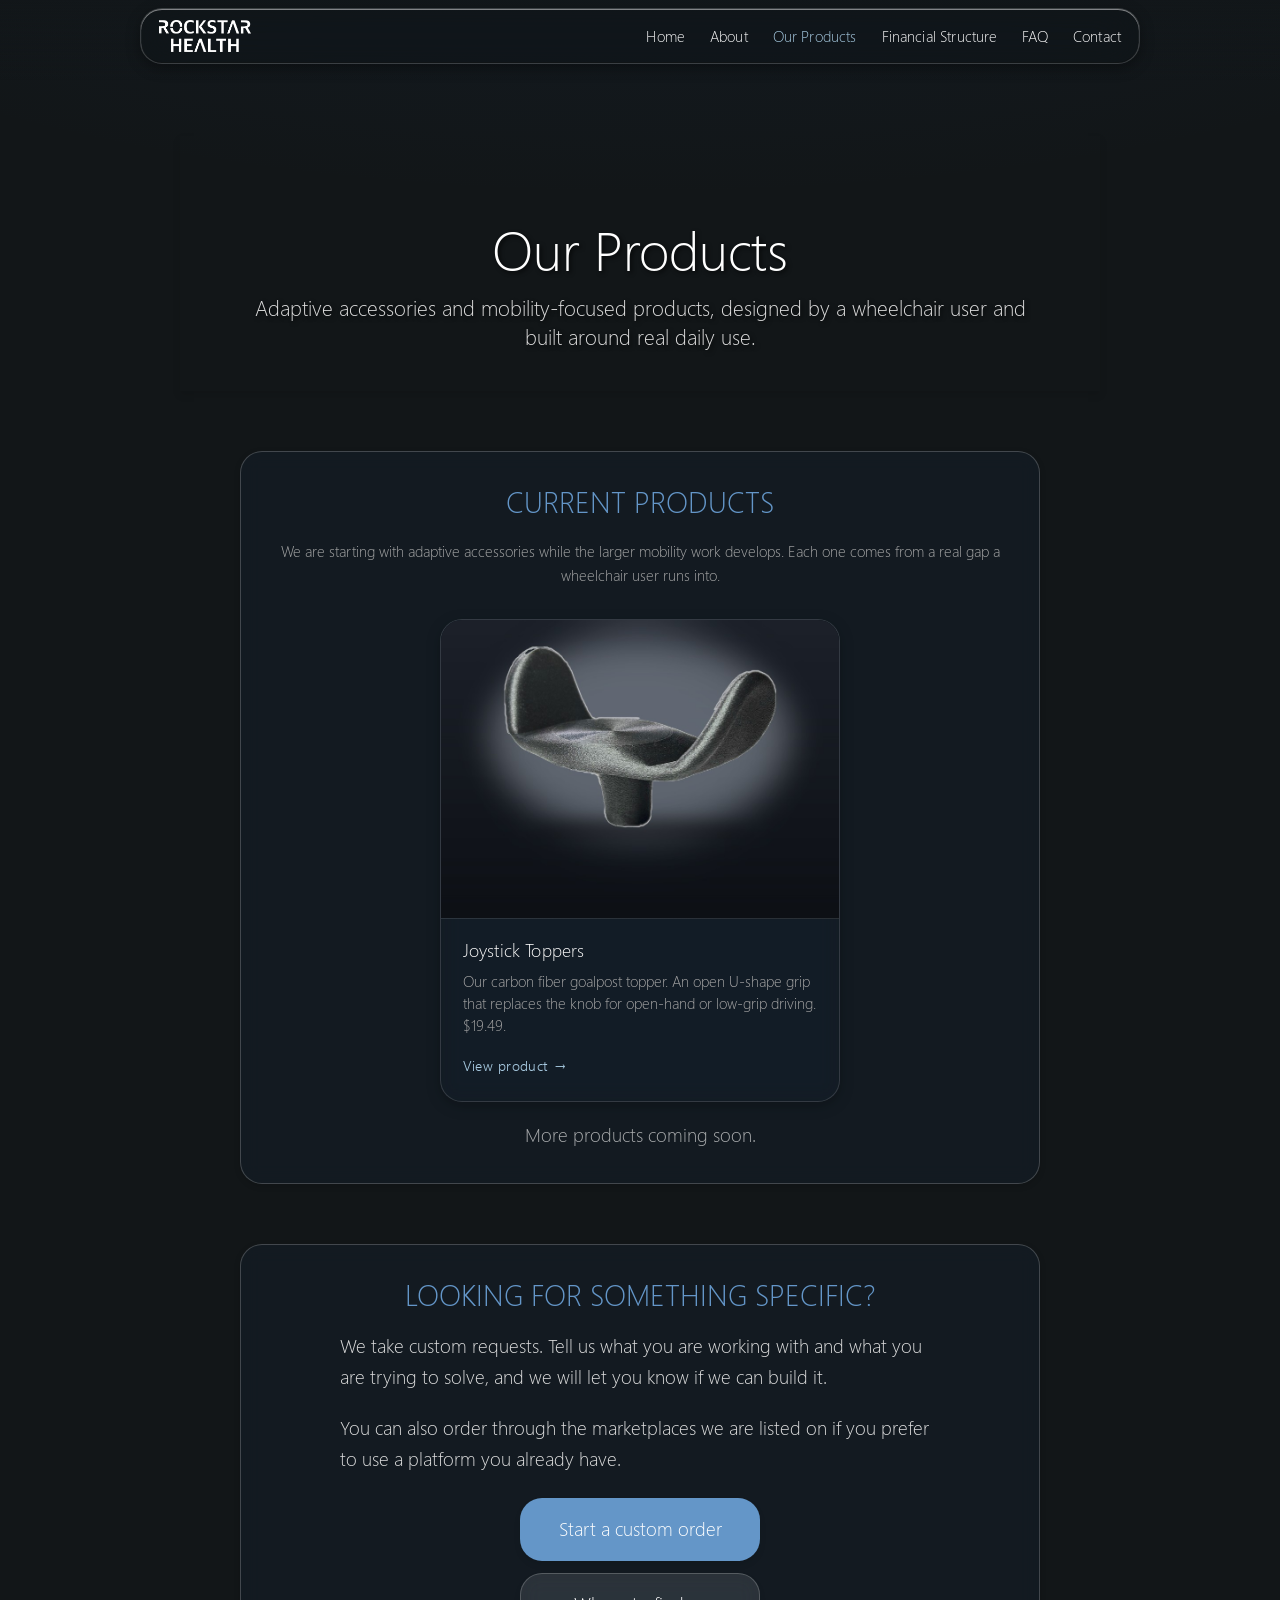
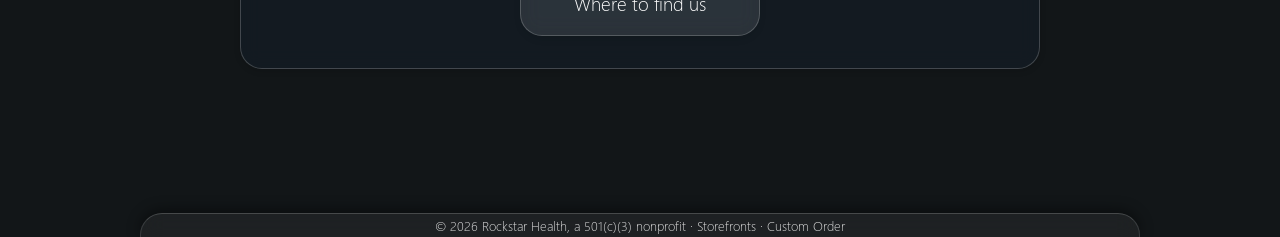
<file: our-products.html>
<!doctype html>
<html lang="en">
<head>
<meta charset="utf-8">
<meta name="viewport" content="width=device-width, initial-scale=1">
<title>Our Products | Rockstar Health</title>
<meta name="description" content="Adaptive mobility accessories, starting with the carbon fiber joystick topper.">
<meta property="og:title" content="Our Products | Rockstar Health">
<meta property="og:description" content="Adaptive mobility accessories, starting with the carbon fiber joystick topper.">
<meta property="og:type" content="website">
<link rel="icon" href="assets/favicon.png">
<link rel="stylesheet" href="assets/rockstar-glass.css">
<link rel="stylesheet" href="assets/site.css">
</head>
<body>
<header class="site-header"><div class="rh-header__pill"><input id="rh-nav-toggle" class="rh-nav__cb" type="checkbox" aria-hidden="true"><a class="rh-header__brand" href="index.html"><img src="assets/rockstar-logo.png" alt="Rockstar Health"></a><nav class="rh-nav" aria-label="Primary"><a href="index.html">Home</a><a href="about.html">About</a><a href="our-products.html" aria-current="page">Our Products</a><a href="financial-structure.html">Financial Structure</a><a href="faq.html">FAQ</a><a href="contact.html">Contact</a></nav><label for="rh-nav-toggle" class="rh-burger" aria-label="Toggle menu"><span></span><span></span><span></span></label></div></header>

<main><div class="page-width page-body"><section class="rh-page-hero" aria-labelledby="rh-hero-products-1"><div class="rh-page-hero__eyebrow">Shop</div><h1 class="rh-page-hero__heading" id="rh-hero-products-1">Our Products</h1><p class="rh-page-hero__lede">Adaptive accessories and mobility-focused products, designed by a wheelchair user and built around real daily use.</p></section>

<section class="rh-section rh-section--wide" aria-labelledby="rh-title-products-2"><h2 class="rh-section__title" id="rh-title-products-2">Current Products</h2><p class="rh-marketplaces__sub">We are starting with adaptive accessories while the larger mobility work develops. Each one comes from a real gap a wheelchair user runs into.</p><div class="rh-products" style="max-width:400px;margin-inline:auto"><a class="rh-product-card" href="joystick-topper.html"><div class="rh-product-card__media"><img src="assets/card-toppers.jpg" alt="Joystick Toppers"></div><div class="rh-product-card__body"><h3 class="rh-product-card__title">Joystick Toppers</h3><p class="rh-product-card__desc">Our carbon fiber goalpost topper. An open U-shape grip that replaces the knob for open-hand or low-grip driving. $19.49.</p><span class="rh-product-card__cta">View product</span></div></a></div><p class="rh-coming-soon">More products coming soon.</p></section>

<section class="rh-section" aria-labelledby="rh-title-products-3"><h2 class="rh-section__title" id="rh-title-products-3">Looking For Something Specific?</h2><div class="rh-prose"><p>We take custom requests. Tell us what you are working with and what you are trying to solve, and we will let you know if we can build it.</p><p>You can also order through the marketplaces we are listed on if you prefer to use a platform you already have.</p></div><div class="rh-cta-group"><a href="custom-order.html" class="button button-primary">Start a custom order</a><a href="storefronts.html" class="button button-secondary">Where to find us</a></div></section></div></main>
<footer class="site-footer"><div class="rh-footer"><p>© 2026 Rockstar Health, a 501(c)(3) nonprofit · <a href="storefronts.html">Storefronts</a> · <a href="custom-order.html">Custom Order</a></p></div></footer>
</body>
</html>
</file>
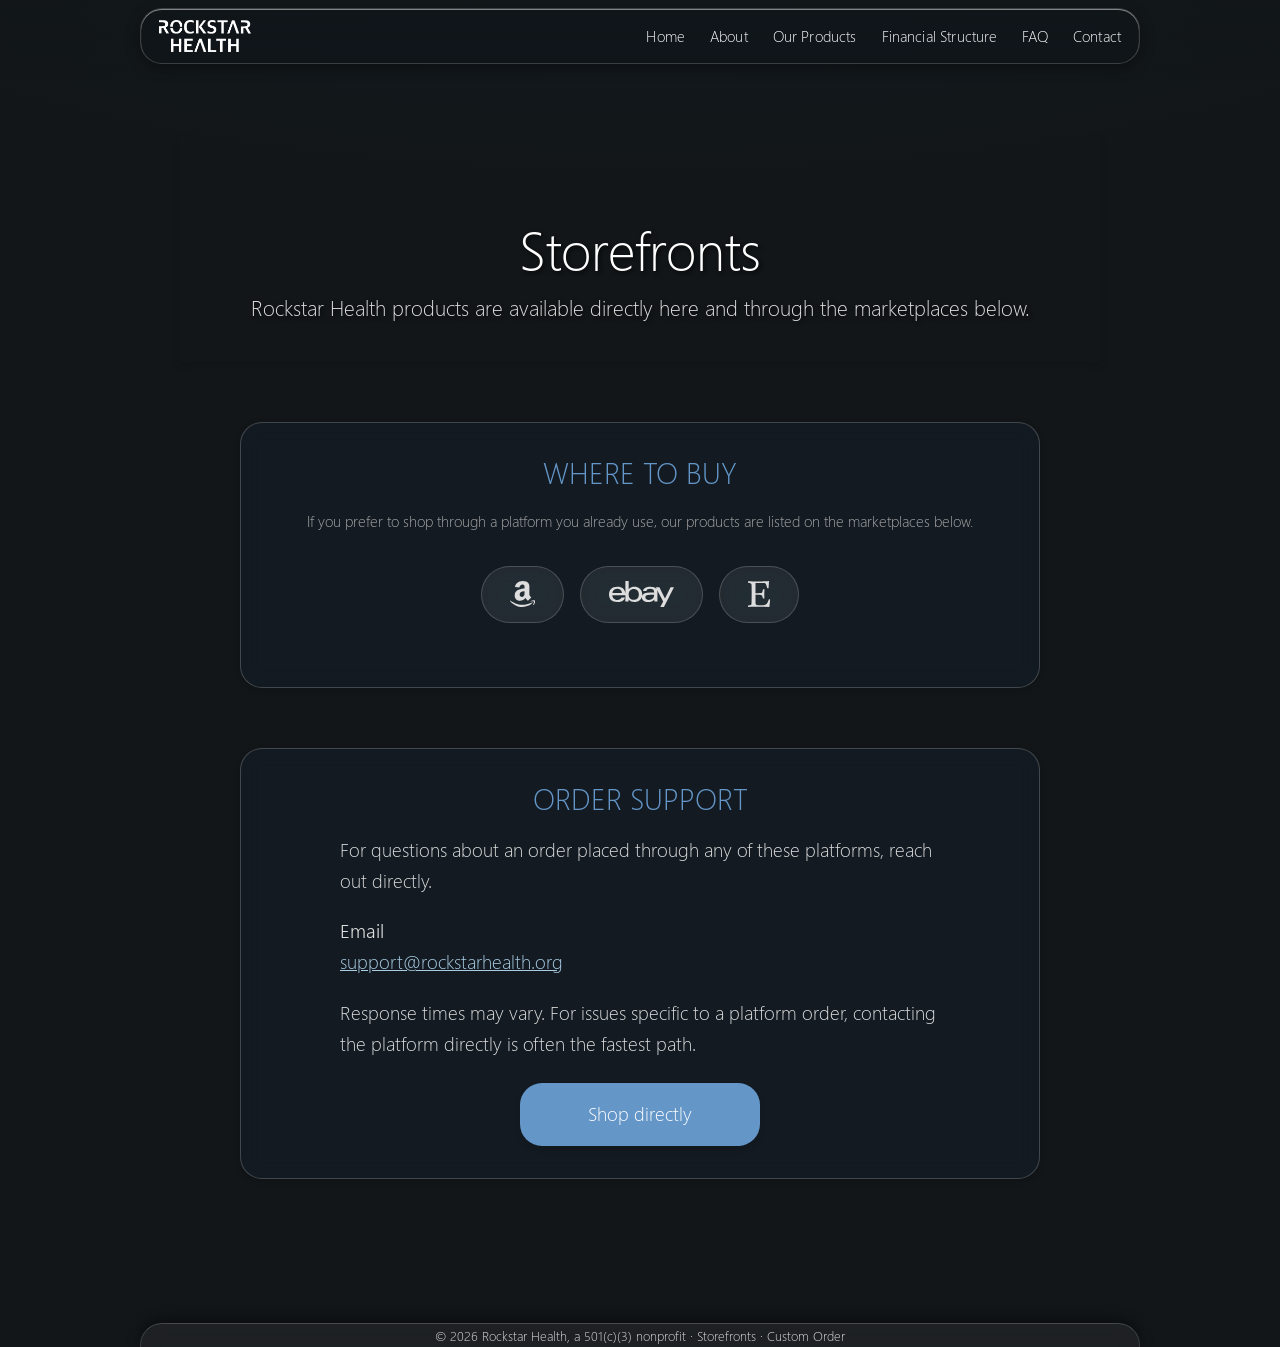
<file: storefronts.html>
<!doctype html>
<html lang="en">
<head>
<meta charset="utf-8">
<meta name="viewport" content="width=device-width, initial-scale=1">
<title>Storefronts | Rockstar Health</title>
<meta name="description" content="Where to buy Rockstar Health products.">
<meta property="og:title" content="Storefronts | Rockstar Health">
<meta property="og:description" content="Where to buy Rockstar Health products.">
<meta property="og:type" content="website">
<link rel="icon" href="assets/favicon.png">
<link rel="stylesheet" href="assets/rockstar-glass.css">
<link rel="stylesheet" href="assets/site.css">
</head>
<body>
<header class="site-header"><div class="rh-header__pill"><input id="rh-nav-toggle" class="rh-nav__cb" type="checkbox" aria-hidden="true"><a class="rh-header__brand" href="index.html"><img src="assets/rockstar-logo.png" alt="Rockstar Health"></a><nav class="rh-nav" aria-label="Primary"><a href="index.html">Home</a><a href="about.html">About</a><a href="our-products.html">Our Products</a><a href="financial-structure.html">Financial Structure</a><a href="faq.html">FAQ</a><a href="contact.html">Contact</a></nav><label for="rh-nav-toggle" class="rh-burger" aria-label="Toggle menu"><span></span><span></span><span></span></label></div></header>

<main><div class="page-width page-body"><section class="rh-page-hero" aria-labelledby="rh-hero-storefronts-1"><div class="rh-page-hero__eyebrow">Shop</div><h1 class="rh-page-hero__heading" id="rh-hero-storefronts-1">Storefronts</h1><p class="rh-page-hero__lede">Rockstar Health products are available directly here and through the marketplaces below.</p></section>

<section class="rh-section rh-marketplaces" aria-labelledby="rh-title-storefronts-2"><h2 class="rh-section__title" id="rh-title-storefronts-2">Where to Buy</h2><p class="rh-marketplaces__sub">If you prefer to shop through a platform you already use, our products are listed on the marketplaces below.</p><div class="rh-marketplaces__links rh-marketplaces__links--large"><a href="https://a.co/d/05mTZezS" target="_blank" rel="noopener" class="rh-marketplaces__btn rh-marketplaces__btn--amazon" aria-label="Shop on Amazon"><svg class="rh-marketplaces__icon" viewBox="7 32 434 448" fill="currentColor" aria-hidden="true"><path d="M257.2 162.7c-48.7 1.8-169.5 15.5-169.5 117.5 0 109.5 138.3 114 183.5 43.2 6.5 10.2 35.4 37.5 45.3 46.8l56.8-56S341 288.9 341 261.4V114.3C341 89 316.5 32 228.7 32 140.7 32 94 87 94 136.3l73.5 6.8c16.3-49.5 54.2-49.5 54.2-49.5 40.7-.1 35.5 29.8 35.5 69.1zm0 86.8c0 80-84.2 68-84.2 17.2 0-47.2 50.5-56.7 84.2-57.8v40.6zm136 163.5c-7.7 10-70 67-174.5 67S34.2 408.5 9.7 379c-6.8-7.7 1-11.3 5.5-8.3C88.5 415.2 203 488.5 387.7 401c7.5-3.7 13.3 2 5.5 12zm39.8 2.2c-6.5 15.8-16 26.8-21.2 31-5.5 4.5-9.5 2.7-6.5-3.8s19.3-46.5 12.7-55c-6.5-8.3-37-4.3-48-3.2-10.8 1-13 2-14-.3-2.3-5.7 21.7-15.5 37.5-17.5 15.7-1.8 41-.8 46 5.7 3.7 5.1 0 27.1-6.5 43.1z"/></svg></a><a href="https://www.ebay.com/itm/366497483199" target="_blank" rel="noopener" class="rh-marketplaces__btn rh-marketplaces__btn--ebay" aria-label="Shop on eBay"><svg class="rh-marketplaces__icon" viewBox="0 128 639 256" fill="currentColor" aria-hidden="true"><path d="M606 189.5l-54.8 109.9-54.9-109.9h-37.5l10.9 20.6c-11.5-19-35.9-26-63.3-26-31.8 0-67.9 8.7-71.5 43.1h33.7c1.4-13.8 15.7-21.8 35-21.8 26 0 41 9.6 41 33v3.4c-12.7 0-28 .1-41.7.4-42.4.9-69.6 10-76.7 34.4 1-5.2 1.5-10.6 1.5-16.2 0-52.1-39.7-76.2-75.4-76.2-21.3 0-43 5.5-58.7 24.2v-80.6h-32.1v169.5c0 10.3-.6 22.9-1.1 33.1h31.5c.7-6.3 1.1-12.9 1.1-19.5 13.6 16.6 35.4 24.9 58.7 24.9 36.9 0 64.9-21.9 73.3-54.2-.5 2.8-.7 5.8-.7 9 0 24.1 21.1 45 60.6 45 26.6 0 45.8-5.7 61.9-25.5 0 6.6.3 13.3 1.1 20.2h29.8c-.7-8.2-1-17.5-1-26.8v-65.6c0-9.3-1.7-17.2-4.8-23.8l61.5 116.1-28.5 54.1h35.9L640 189.5zM243.7 313.8c-29.6 0-50.2-21.5-50.2-53.8 0-32.4 20.6-53.8 50.2-53.8 29.8 0 50.2 21.4 50.2 53.8 0 32.3-20.4 53.8-50.2 53.8zm200.9-47.3c0 30-17.9 48.4-51.6 48.4-25.1 0-35-13.4-35-25.8 0-19.1 18.1-24.4 47.2-25.3 13.1-.5 27.6-.6 39.4-.6zm-411.9 1.6h128.8v-8.5c0-51.7-33.1-75.4-78.4-75.4-56.8 0-83 30.8-83 77.6 0 42.5 25.3 74 82.5 74 31.4 0 68-11.7 74.4-46.1h-33.1c-12 35.8-87.7 36.7-91.2-21.6zm95-21.4H33.3c6.9-56.6 92.1-54.7 94.4 0z"/></svg></a><a href="https://www.etsy.com/listing/4526148081/carbon-fiber-wheelchair-joystick-handle" target="_blank" rel="noopener" class="rh-marketplaces__btn rh-marketplaces__btn--etsy" aria-label="Shop on Etsy"><svg class="rh-marketplaces__icon" viewBox="0 32 384 448" fill="currentColor" aria-hidden="true"><path d="M384 348c-1.75 10.75-13.75 110-15.5 132-117.879-4.299-219.895-4.743-368.5 0v-25.5c45.457-8.948 60.627-8.019 61-35.25 1.793-72.322 3.524-244.143 0-322-1.029-28.46-12.13-26.765-61-36v-25.5c73.886 2.358 255.933 8.551 362.999-3.75-3.5 38.25-7.75 126.5-7.75 126.5H332C320.947 115.665 313.241 68 277.25 68h-137c-10.25 0-10.75 3.5-10.75 9.75V241.5c58 .5 88.5-2.5 88.5-2.5 29.77-.951 27.56-8.502 40.75-65.251h25.75c-4.407 101.351-3.91 61.829-1.75 160.25H257c-9.155-40.086-9.065-61.045-39.501-61.5 0 0-21.5-2-88-2v139c0 26 14.25 38.25 44.25 38.25H263c63.636 0 66.564-24.996 98.751-99.75H384z"/></svg></a></div></section>

<section class="rh-section" aria-labelledby="rh-title-storefronts-3"><h2 class="rh-section__title" id="rh-title-storefronts-3">Order Support</h2><div class="rh-prose"><p>For questions about an order placed through any of these platforms, reach out directly.</p><p><strong>Email</strong><br><a href="mailto:support@rockstarhealth.org">support@rockstarhealth.org</a></p><p>Response times may vary. For issues specific to a platform order, contacting the platform directly is often the fastest path.</p></div><div class="rh-cta-group rh-cta-group--row"><a href="our-products.html" class="button button-primary">Shop directly</a></div></section></div></main>
<footer class="site-footer"><div class="rh-footer"><p>© 2026 Rockstar Health, a 501(c)(3) nonprofit · <a href="storefronts.html">Storefronts</a> · <a href="custom-order.html">Custom Order</a></p></div></footer>
</body>
</html>
</file>
<file: assets/rockstar-glass.css>
/* ============================================================================
   Rockstar Health — Glass Aesthetic Layer
   Direct translation of ryleighnewman.github.io styles onto Horizon:
   - Segoe UI Light 300 throughout
   - rgb(18, 22, 24) base, #dddddd text, rgb(100, 150, 200) blue accent
   - Floating-pill header in brand blue rgb(30, 80, 150), 22px radius
   - Consistent --lg-radius (22px) and --lg-radius-inner (12px)
   - Light-weight elegance — impact from size and color, not bold weights
   ============================================================================ */

@font-face {
  font-family: 'Segoe UI';
  src: url('segoeuil.ttf') format('truetype');
  font-style: normal;
  font-weight: 300;
  font-display: swap;
}
@font-face {
  font-family: 'Segoe UI';
  src: url('segoeuisl.ttf') format('truetype');
  font-style: normal;
  font-weight: 400;
  font-display: swap;
}

:root {
  /* Brand tokens — straight from ryleighnewman.github.io */
  --rh-bg: 18 22 24;
  --rh-bg-elevated: 20 30 40;
  --rh-bg-deep: 15 18 22;
  --rh-text: 221 221 221;
  --rh-text-soft: 170 170 170;
  --rh-heading: 255 255 255;
  --rh-accent: 100 150 200;
  --rh-accent-strong: 30 80 150;
  --rh-accent-soft: 169 204 227;
  --rh-border: 255 255 255;

  --lg-radius: 22px;
  --lg-radius-inner: 12px;
  --lg-radius-deep: 4px;

  --lg-blur: clamp(12px, 2.6vw, 22px);
  --lg-saturation: 1.35;
  --lg-brightness: 1.06;

  --rh-font: 'Segoe UI', -apple-system, BlinkMacSystemFont, 'Inter', sans-serif;

  --rh-shadow-card: 0 10px 30px rgb(0 0 0 / 0.45);
  --rh-shadow-soft: 0 4px 20px rgb(0 0 0 / 0.35);
  --rh-shadow-header: 0 4px 14px rgb(0 0 0 / 0.35);
}

/* ----------------------------------------------------------------------------
   Global font + body
   ---------------------------------------------------------------------------- */
html, body,
input, button, textarea, select,
[class*="font-"] {
  font-family: var(--rh-font) !important;
}

body {
  background-color: rgb(var(--rh-bg)) !important;
  /* Single subtle top-of-page tint — removed the bottom-right glow that
     was creating the "broken outside corner" appearance. */
  background-image:
    radial-gradient(140% 70% at 50% -20%, rgb(var(--rh-accent-strong) / 0.10) 0%, transparent 60%);
  background-attachment: fixed;
  color: rgb(var(--rh-text)) !important;
  font-weight: 300;
  line-height: 1.6;
  font-size: 1.2rem;
}
@media (max-width: 600px) {
  body { font-size: 1.05rem; }
}

/* Header backdrop — slim dark gradient strip at top, behind floating header.
   Height = header top margin + header height + a few px fade, no more. */
body::before {
  content: '';
  position: fixed;
  top: 0;
  left: 0;
  right: 0;
  height: 80px;
  background: linear-gradient(
    180deg,
    rgb(var(--rh-bg) / 0.55) 0%,
    rgb(var(--rh-bg) / 0.20) 60%,
    rgb(var(--rh-bg) / 0) 100%
  );
  z-index: 9;
  pointer-events: none;
}

/* Selection */
::selection {
  background: rgb(var(--rh-accent) / 0.45);
  color: #fff;
}

/* ----------------------------------------------------------------------------
   Scrollbar
   ---------------------------------------------------------------------------- */
html {
  scrollbar-width: thin;
  scrollbar-color: rgb(var(--rh-accent) / 0.5) rgb(var(--rh-bg-deep));
}
::-webkit-scrollbar { width: 12px; height: 12px; }
::-webkit-scrollbar-track { background-color: rgb(var(--rh-bg-deep)); }
::-webkit-scrollbar-thumb {
  background-color: rgb(85 85 85);
  border-radius: 10px;
  border: 3px solid rgb(var(--rh-bg-deep));
}
::-webkit-scrollbar-thumb:hover { background-color: rgb(var(--rh-accent)); }

/* ----------------------------------------------------------------------------
   Focus ring — accessible blue
   ---------------------------------------------------------------------------- */
:focus-visible {
  outline: 2px solid rgb(var(--rh-accent)) !important;
  outline-offset: 3px;
  border-radius: 4px;
}

/* ----------------------------------------------------------------------------
   Typography — light weight 300 throughout. Impact = size + color, not weight.
   ---------------------------------------------------------------------------- */
h1, h2, h3, h4, h5, h6,
.h1, .h2, .h3, .h4, .h5, .h6 {
  color: rgb(var(--rh-heading)) !important;
  font-family: var(--rh-font) !important;
  font-weight: 300 !important;
  letter-spacing: -0.005em;
  line-height: 1.1;
  text-wrap: balance;
}

h1, .h1 { font-size: clamp(2.5rem, 6vw, 4.5rem); }
h2, .h2 { font-size: clamp(2rem, 4.5vw, 3.5rem); }
h3, .h3 { font-size: clamp(1.5rem, 3vw, 2.25rem); }

/* Section eyebrows — tracked-out blue caps (like .section-title-blue on her site) */
.section-eyebrow,
.section-header__eyebrow {
  color: rgb(var(--rh-accent));
  text-transform: uppercase;
  letter-spacing: 0.06em;
  font-size: 1rem;
  font-weight: 300;
}

p, .rte p, .prose p {
  color: rgb(var(--rh-text)) !important;
  font-weight: 300;
  hyphens: none;
  -webkit-hyphens: none;
}

a {
  color: rgb(var(--rh-accent));
  transition: color 0.3s ease;
}
a:hover {
  color: rgb(var(--rh-accent-soft));
}

/* ----------------------------------------------------------------------------
   Header — direct port of ryleighnewman.github.io's signature pattern.
   Floating blue pill, centered, max-width 1000px, 22px radius, glass border.
   ---------------------------------------------------------------------------- */
.shopify-section-group-header-group {
  position: relative;
  z-index: 1000;
  /* No padding — header pill carries its own margin */
}

/* Announcement bar — slim glass band above the header (kept thin, full-width) */
.announcement-bar,
header-announcements-component {
  background-color: rgb(var(--rh-bg-deep) / 0.78) !important;
  backdrop-filter: blur(14px);
  -webkit-backdrop-filter: blur(14px);
  border-bottom: 1px solid rgb(var(--rh-border) / 0.06);
  color: rgb(var(--rh-text)) !important;
  padding-block: 8px !important;
  text-align: center;
}
.announcement-bar *,
header-announcements-component * {
  color: rgb(var(--rh-text)) !important;
  font-family: var(--rh-font) !important;
  font-weight: 400;
  letter-spacing: 0.08em;
  font-size: 0.72rem;
}

/* The pill — applied to the inner .header element (Horizon's grid container).
   Outer section keeps its color-scheme background blank so the page bg shows. */
.header-section,
.shopify-section-header {
  background: transparent !important;
}
.header-section > .section-background,
.shopify-section-header > .section-background {
  display: none !important;
}

/* Universal header system — locked height 56px, ABSOLUTELY POSITIONED inner
   row centered. Max-width 1500px with side margin that scales smoothly from
   30px (wide) to 16px (narrow) using clamp() — no breakpoint snap. */
header-component,
.header-section > .header,
.shopify-section-header > .header {
  height: 56px !important;
  min-height: 56px !important;
  max-height: 56px !important;
  flex-shrink: 0;
  margin: 6px auto 0 !important;
  width: calc(100% - clamp(6px, 1vw, 20px)) !important;
  max-width: 1500px !important;
  z-index: 1000;
  /* overflow: visible — must NOT be hidden, or the mobile drawer (a
     position:fixed descendant) gets clipped to the 56px pill rectangle and
     the drawer's overlay never reaches the rest of the viewport. The pill
     border-radius works fine with background-clip:padding-box alone. */
  overflow: visible;
  display: flex !important;
  align-items: center !important;

  border-radius: var(--lg-radius);
  isolation: isolate;
  background-clip: padding-box;
  border: 1px solid rgba(255, 255, 255, 0.18) !important;
  background:
    radial-gradient(120% 100% at 50% -40%, hsl(0 0% 100%/0) 0%, hsl(0 0% 100%/0) 60%),
    linear-gradient(180deg, hsl(0 0% 100%/0) 0%, hsl(0 0% 100%/0) 45%, hsl(0 0% 0%/0) 100%),
    linear-gradient(90deg, hsl(var(--lg-accent)/0), hsl(var(--lg-accent)/0)) !important;
  background-color: transparent !important;
  backdrop-filter: blur(calc(var(--lg-blur) * 0.9)) saturate(var(--lg-saturation)) brightness(var(--lg-brightness));
  -webkit-backdrop-filter: blur(calc(var(--lg-blur) * 0.9)) saturate(var(--lg-saturation)) brightness(var(--lg-brightness));
  box-shadow:
    inset 0 1px 0 hsl(0 0% 100%/0.45),
    inset 0 -1px 0 hsl(0 0% 0%/0.35),
    inset 0 0 0 0.5px hsl(0 0% 100%/0.08);
  background-blend-mode: screen, soft-light;
  position: relative;

  /* No transitions at all — nothing ever animates on the header */
  transition: none !important;
}

/* Horizon sets .header[data-sticky-state='idle'] { opacity:0 } to fade the
   header in when the user first scrolls. We keep the header permanently
   visible (opacity:1) in both idle and active states so it never disappears. */
header-component[data-sticky-state='idle'],
header-component[data-sticky-state='active'],
header-component[data-sticky-state],
.header[data-sticky-state='idle'],
.header[data-sticky-state='active'],
.header[data-sticky-state] {
  opacity: 1 !important;
  transition: none !important;
}

/* Kill Horizon's dark underlay — it's a solid rgb(18,22,24) layer behind the
   transparent header body that creates the "header turns black" appearance AND
   the hover-to-black state (triggered by Horizon's [:hover] underlay rules). */
header-component .header__underlay-closed,
header-component .header__underlay-open,
.header__underlay-closed,
.header__underlay-open {
  display: none !important;
  background: transparent !important;
  --color-scheme-top-row: transparent !important;
  --color-scheme-bottom-row: transparent !important;
}

/* Remove ALL hover effects on the header itself and its container */
header-component:hover,
header-component:focus-within,
.header-section > .header:hover,
.header-section > .header:focus-within,
.shopify-section-header > .header:hover {
  background-color: transparent !important;
  background-image:
    radial-gradient(120% 100% at 50% -40%, hsl(0 0% 100%/0) 0%, hsl(0 0% 100%/0) 60%),
    linear-gradient(180deg, hsl(0 0% 100%/0) 0%, hsl(0 0% 100%/0) 45%, hsl(0 0% 0%/0) 100%),
    linear-gradient(90deg, hsl(var(--lg-accent)/0), hsl(var(--lg-accent)/0)) !important;
}
/* Force header to ignore Horizon's data-transparent-color-scheme hover swap */
header-component[data-transparent-color-scheme]:hover,
header-component[data-transparent-color-scheme]:focus-within {
  --color-scheme-top-row: transparent !important;
  --color-scheme-bottom-row: transparent !important;
}

/* Force header row + content to be vertically centered.
   Horizon's .header__row is display:grid with 3 columns. All grid alignment
   axes forced to center; every direct child also gets align-self:center to
   override per-cell defaults; row collapsed to a single 64px row. */
header-component .header__row,
.header__row,
.header__row--top,
.header__row--bottom {
  width: 100% !important;
  height: 56px !important;
  min-height: 56px !important;
  max-height: 56px !important;
  align-items: center !important;
  align-content: center !important;
  grid-template-rows: 56px !important;
  padding-block: 0 !important;
  padding-inline: 8px !important;
}
header-component .header__row > *,
.header__row > * {
  align-self: center !important;
  margin-block: 0 !important;
  padding-block: 0 !important;
  max-height: 56px !important;
}
.header-logo,
.header__heading-link,
.header-logo *,
.header__heading-link * {
  line-height: 1 !important;
  padding-block: 0 !important;
  margin-block: 0 !important;
  height: auto !important;
  align-self: center !important;
  display: inline-flex !important;
  align-items: center !important;
}
header-component .header__menu,
header-component .header-actions {
  display: flex !important;
  align-items: center !important;
  height: 100% !important;
  margin-block: 0 !important;
  padding-block: 0 !important;
}
/* .header__column intentionally NOT forced to flex — Horizon switches it to
   `display: contents` in drawer mode so its children participate directly in
   the 5-area mobile grid (leftA leftB center rightA rightB). Forcing flex
   breaks that placement and bunches all icons in the middle. */
header-component .header__column {
  align-items: center;
  margin-block: 0 !important;
  padding-block: 0 !important;
}

/* === The actual fix for "content sits too low in the header" ===
   Horizon's .header__columns has --header-padding: 0.7rem applied as
   padding-block, AND .spacing-style consumes that padding. The values
   are symmetric but combine with other vertical offsets and add ~11px
   top + 11px bottom on top of the 64px header, pushing content down. */
header-component .header__columns,
.header__columns,
.header__columns.spacing-style {
  --header-padding: 0 !important;
  --padding-block-start: 0 !important;
  --padding-block-end: 0 !important;
  --section-top-offset: 0 !important;
  padding-block: 0 !important;
  padding-inline: 0 !important;
  padding-top: 0 !important;
  padding-bottom: 0 !important;
  min-height: 56px !important;
  align-items: center !important;
}
.header__columns > * {
  align-self: center !important;
  padding-block: 0 !important;
  margin-block: 0 !important;
  height: auto !important;
}

/* ============================================================================
   MOBILE DRAWER MENU — fully styled to match brand on narrow viewports.
   Drawer DOM:
     .menu-drawer-container > details > menu-drawer (with header + nav list)
   ============================================================================ */
.menu-drawer-container,
#Details-menu-drawer-container {
  z-index: 9999 !important;
}
menu-drawer,
.menu-drawer,
.menu-drawer-container > details[open] > menu-drawer {
  background-color: rgb(20 30 40 / 0.92) !important;
  background-image:
    radial-gradient(120% 100% at 50% 0%, rgb(255 255 255 / 0.06), transparent 60%),
    linear-gradient(180deg, rgb(255 255 255 / 0.04), transparent 50%) !important;
  backdrop-filter: blur(24px) saturate(1.3) brightness(1.05) !important;
  -webkit-backdrop-filter: blur(24px) saturate(1.3) brightness(1.05) !important;
  border: 1px solid rgb(255 255 255 / 0.18) !important;
  color: rgb(var(--rh-text)) !important;
  padding: 24px 20px !important;
  border-radius: 0 var(--lg-radius) var(--lg-radius) 0 !important;
  box-shadow:
    inset 0 1px 0 rgb(255 255 255 / 0.18),
    8px 0 32px rgb(0 0 0 / 0.5) !important;
  /* Drawer hugs its content (close X + nav links) instead of stretching the
     full viewport height. Cap at 100dvh so very tall menus still scroll. */
  height: auto !important;
  max-height: 100dvh !important;
  overflow-y: auto !important;
}
.menu-drawer__close-button,
.menu-drawer .close-button {
  width: 36px !important;
  height: 36px !important;
  min-width: 36px !important;
  max-width: 36px !important;
  min-height: 36px !important;
  max-height: 36px !important;
  padding: 0 !important;
  margin: 0 !important;
  background: rgb(255 255 255 / 0.06) !important;
  border-radius: 50% !important;
  border: 1px solid rgb(255 255 255 / 0.18) !important;
  display: inline-flex !important;
  align-items: center !important;
  justify-content: center !important;
  flex-shrink: 0 !important;
  position: relative !important;
  inset: auto !important;
  box-sizing: border-box !important;
  line-height: 0 !important;
}
.menu-drawer__close-button .svg-wrapper,
.menu-drawer .close-button .svg-wrapper {
  width: 14px !important;
  height: 14px !important;
  display: inline-flex !important;
  align-items: center !important;
  justify-content: center !important;
  margin: 0 !important;
  padding: 0 !important;
}
.menu-drawer__close-button svg,
.menu-drawer .close-button svg {
  width: 14px !important;
  height: 14px !important;
  display: block !important;
}
.menu-drawer__close-button:hover {
  background: rgb(255 255 255 / 0.14) !important;
}
.menu-drawer__navigation,
.menu-drawer__menu {
  padding: 0 !important;
  margin: 0 !important;
  list-style: none !important;
}
.menu-drawer__menu li,
.menu-drawer__list-item--flat,
.menu-drawer__list-item--deep {
  margin: 0 !important;
  padding: 0 !important;
  border-bottom: 1px solid rgb(255 255 255 / 0.06) !important;
}
.menu-drawer__menu a,
.menu-drawer__menu .menu-drawer__menu-item,
.menu-drawer-menu-item,
.menu-drawer__menu-item {
  display: flex !important;
  align-items: center !important;
  padding: 16px 8px !important;
  color: #fff !important;
  font-family: var(--rh-font) !important;
  font-weight: 300 !important;
  font-size: 1.1rem !important;
  letter-spacing: 0.04em !important;
  text-transform: uppercase !important;
  text-decoration: none !important;
  transition: color 0.2s ease, background-color 0.2s ease !important;
  border-radius: 8px !important;
}
.menu-drawer__menu a:hover,
.menu-drawer__menu .menu-drawer__menu-item:hover {
  color: rgb(var(--rh-accent-soft)) !important;
  background-color: rgb(255 255 255 / 0.04) !important;
}
/* Mobile hamburger toggle — match icon button style */
.menu-drawer-container summary,
.header__menu-drawer-summary,
.menu-drawer-button {
  width: 32px !important;
  height: 32px !important;
  padding: 0 !important;
  border-radius: 50% !important;
  display: inline-flex !important;
  align-items: center !important;
  justify-content: center !important;
  background: transparent !important;
  border: none !important;
  cursor: pointer;
}
.menu-drawer-container summary:hover {
  background: rgb(255 255 255 / 0.10) !important;
}
.menu-drawer-container summary svg {
  width: 20px !important;
  height: 20px !important;
  color: #fff !important;
}
/* Collapsed / drawer mode — items sit slightly low in the pill.
   Hamburger (options) + search nudged up the most; logo a touch; cart is fine. */
#header-component[data-menu-style='drawer'] .header__icon--menu,
#header-component[data-menu-style='drawer'] .menu-drawer-container summary {
  transform: translateY(-4px);
}
#header-component[data-menu-style='drawer'] .header-logo,
#header-component[data-menu-style='drawer'] .header__heading-link {
  transform: translateY(-3px);
}
#header-component[data-menu-style='drawer'] .search-action {
  transform: translateY(-3px);
}
#header-component[data-menu-style='drawer'] header-actions {
  transform: translateY(-2px);
}
/* Drawer scrim/overlay */
.menu-drawer-container[open]::backdrop,
details[open] menu-drawer-component::before {
  background-color: rgb(0 0 0 / 0.55) !important;
  backdrop-filter: blur(6px);
}

/* Let Horizon's overflow-list JS handle desktop nav responsiveness — don't
   hard-hide via @media because that conflicts with the resize-observer that
   re-expands items when the viewport widens. */

/* ============================================================================
   FINAL FALLBACK: absolute-position the row centered in the 56px header.
   Guarantees vertical centering even if Horizon's grid/padding keeps fighting
   the flex-align rules above. position:relative on header-component already.
   ============================================================================ */
header-component {
  position: relative !important;
}
/* Center the top row inside the pill. NOTE: we deliberately do NOT use
   `transform` here — transform on an ancestor of the mobile drawer (which
   uses `position: fixed`) traps the drawer to this ancestor's coordinate
   system, breaks its z-index stacking, and lets the hero render on top of
   the drawer. Use absolute + top:50% with a negative margin-top instead.
   IMPORTANT: this rule must only apply to `.header__row--top`. Applying it
   to `.header__row--bottom` / `.header__navigation-bar-row` makes the empty
   nav-bar row stack on top of the top row and intercept hamburger clicks. */
header-component .header__row--top,
.header-section > .header .header__row--top {
  position: absolute !important;
  top: 50% !important;
  margin-top: -28px !important; /* half of 56px row height */
  left: 0 !important;
  right: 0 !important;
  height: 56px !important;
  min-height: 56px !important;
  max-height: 56px !important;
}
/* The navigation-bar row only renders when a navigation_bar block is enabled.
   When empty (no children other than a style tag) it still occupies space and
   would visually overlap the main row inside the 56px pill. Hide if empty. */
header-component .header__navigation-bar-row:not(:has(*:not(style))) {
  display: none !important;
}
:root {
  --lg-accent: 210 80% 60%;
}

/* Header side margin now scales smoothly via clamp() in the main rule — no
   discrete @media breakpoint that would snap layouts. */

/* Header row layout */
header-component .header__row,
.header__row {
  padding: 0 8px !important;
}

/* Brand wordmark — white, light weight, tracked-out.
   Hide the duplicate inverse logo container (Horizon renders BOTH original
   and inverse when transparent_header_home + inverse scheme are on; both
   fall back to shop.name as text, producing "Rockstar Health" twice). */
.header-logo,
.header__heading-logo,
.header__heading-link {
  color: #fff !important;
  font-family: var(--rh-font) !important;
  font-weight: 300 !important;
  letter-spacing: 0.08em !important;
  text-transform: uppercase !important;
  font-size: 1rem !important;
  text-decoration: none !important;
}
.header-logo__image-container--inverse {
  display: none !important;
}
.header-logo__image-container--original {
  display: inline-flex !important;
  align-items: center !important;
}

/* Header nav links — tighter so all 7 menu items always fit before Horizon's
   overflow-list collapses extras under a non-functional "More" button. */
.header__menu a,
.header__menu .menu-link,
.header__row .menu-link,
header-component nav a,
header-component a {
  color: #fff !important;
  font-family: var(--rh-font) !important;
  font-weight: 300 !important;
  font-size: 0.8rem !important;
  letter-spacing: 0.02em;
  text-decoration: none !important;
  transition: color 0.3s ease;
  padding-inline: 6px !important;
  white-space: nowrap;
}
.header__menu a:hover,
.header__menu .menu-link:hover,
header-component a:hover {
  color: rgb(var(--rh-accent-soft)) !important;
}

/* Header icon buttons (search/account/cart) — strip all backgrounds/borders.
   The cart-drawer-component custom element wraps the cart button in-header;
   it must stay invisible/transparent so we don't render a box around the cart. */
header-component .icon,
header-component svg,
header-component button {
  color: #fff !important;
}
header-component cart-drawer-component,
header-component search-modal-component,
header-component predictive-search-component {
  background: transparent !important;
  border: none !important;
  box-shadow: none !important;
  backdrop-filter: none !important;
  -webkit-backdrop-filter: none !important;
  width: auto !important;
  padding: 0 !important;
}
/* ALL header icon buttons: identical 32×32 circles, centered SVG inside.
   Only targets action icons (search, account, cart) — NOT the More/nav button
   or drawer back/close buttons which need different sizing. */
header-component .header-actions__action,
header-component .header-actions__cart-icon,
header-component header-actions button,
header-component header-actions .button-unstyled,
header-component cart-icon,
header-component .icon-button,
header-component a.header-actions__action,
header-component .account-link {
  background: transparent !important;
  background-color: transparent !important;
  background-image: none !important;
  border: none !important;
  box-shadow: none !important;
  width: 32px !important;
  height: 32px !important;
  min-width: 32px !important;
  min-height: 32px !important;
  max-width: 32px !important;
  max-height: 32px !important;
  padding: 0 !important;
  border-radius: 50% !important;
  display: inline-flex !important;
  align-items: center !important;
  justify-content: center !important;
  flex-shrink: 0 !important;
  line-height: 1 !important;
}
/* Inner SVG wrapper + the SVG itself — uniform 18px icon centered.
   Note: NOT overriding `display` here because the hamburger's open/close icon
   toggle relies on `display: none` for the inactive state — forcing
   inline-flex would show both =/X simultaneously. */
header-component .svg-wrapper,
header-component .svg-wrapper--small,
header-component cart-icon .svg-wrapper {
  padding: 0 !important;
  margin: 0 !important;
  width: 18px !important;
  height: 18px !important;
  align-items: center;
  justify-content: center;
}
/* Apply inline-flex only to icons we know should always render. */
header-component .header-actions__action .svg-wrapper,
header-component cart-icon .svg-wrapper,
header-component .header-actions__cart-icon .svg-wrapper,
header-component .search-action .svg-wrapper {
  display: inline-flex !important;
}
header-component .svg-wrapper svg,
header-component .icon svg,
header-component cart-icon svg {
  width: 18px !important;
  height: 18px !important;
  display: block !important;
}
header-component .header-actions__action:hover,
header-component header-actions button:hover,
header-component header-actions .button-unstyled:hover {
  background-color: rgb(255 255 255 / 0.10) !important;
}
/* No blue tap-flash or default focus ring on header icon buttons. Keyboard
   focus still gets a subtle neutral ring via :focus-visible. */
header-component .header-actions__action,
header-component .search-action,
header-component header-actions button,
header-component .menu-drawer-container summary {
  -webkit-tap-highlight-color: transparent !important;
}
header-component .header-actions__action:focus,
header-component .search-action:focus,
header-component header-actions button:focus {
  outline: none !important;
  box-shadow: none !important;
}
header-component .header-actions__action:focus-visible,
header-component .search-action:focus-visible,
header-component header-actions button:focus-visible {
  outline: none !important;
  box-shadow: 0 0 0 2px rgb(255 255 255 / 0.30) !important;
}
/* Desktop: icon SVGs sit slightly high within their circles — nudge down 1px */
header-component .search-action svg,
header-component .search-action .svg-wrapper {
  transform: translateY(-1px);
}
header-component cart-icon svg,
header-component .header-actions__cart-icon svg {
  transform: translateY(1px);
}
/* Cart bubble: tiny badge sits OUTSIDE the 32px circle so it doesn't push
   the parent taller. Position absolute over the corner. */
.header-actions__cart-icon {
  position: relative !important;
}
.header-actions__cart-icon .cart-bubble,
.cart-bubble {
  position: absolute !important;
  top: -2px !important;
  right: -2px !important;
  width: 16px !important;
  height: 16px !important;
  min-width: 16px !important;
  min-height: 16px !important;
  font-size: 10px !important;
  line-height: 1 !important;
  border-radius: 50% !important;
  display: inline-flex !important;
  align-items: center !important;
  justify-content: center !important;
  background-color: rgb(var(--rh-accent)) !important;
  color: #fff !important;
}
/* Footer utilities row — Shopify ships this as a 3-column grid on desktop
   (left / center / right). We want the social-links, terms, and copyright
   stacked vertically, both centered, with the copyright at the very bottom.
   Block order is set in sections/footer-group.json so social-links is first,
   terms in the middle, copyright last. */
.utilities,
.utilities--blocks-1,
.utilities--blocks-2,
.utilities--blocks-3 {
  display: flex !important;
  flex-direction: column !important;
  align-items: center !important;
  justify-content: center !important;
  grid-template-columns: none !important;
  gap: var(--gap, 16px) !important;
  text-align: center !important;
}
.utilities > *,
.utilities--blocks-1 > *,
.utilities--blocks-2 > *,
.utilities--blocks-3 > *,
.utilities--blocks-3 > *:nth-child(2),
.utilities--blocks-3 > *:nth-child(3),
.utilities--blocks-2 > *:nth-child(2) {
  justify-self: center !important;
  text-align: center !important;
  margin: 0 auto !important;
}
.footer-utilities__group-copyright,
.footer-utilities__group-copyright .footer-utilities__text {
  text-align: center !important;
  display: block !important;
  width: 100% !important;
}

/* Empty-state card on the /search and /collections pages — the box was
   running edge-to-edge on narrow viewports because the section wrapper has
   no inline padding. Inset it to match the rest of the page content. */
.main-collection-grid__empty,
results-list .main-collection-grid__empty {
  margin-inline: clamp(16px, 4vw, 32px) !important;
  padding: clamp(32px, 8vw, 56px) clamp(20px, 5vw, 40px) !important;
  border-radius: var(--lg-radius) !important;
  border: 1px solid rgb(255 255 255 / 0.10) !important;
  background-color: rgb(255 255 255 / 0.02) !important;
}

/* ============================================================================
   /search RESULTS PAGE — input + filters infrastructure
   The page is rendered by sections/search-results.liquid with a `filters`
   block (enable_filtering: true, enable_sorting: true in templates/search.json).
   When the store has products + storefront filters configured in Shopify
   Admin > Online Store > Navigation > Search & discovery, Shopify renders
   facets/sort/grid-density controls; the rules below pre-style them so they
   match the glass aesthetic the moment they appear.
   ============================================================================ */
.search-page-input__parent {
  display: flex !important;
  flex-direction: column !important;
  align-items: flex-start !important;
  position: relative !important;
  margin: 0 !important;
}
/* Row holding the input box + the explicit Search submit button, side by side.
   Wider than the old 50% box — fills up to 760px, left-aligned with heading. */
.search-page-input__row {
  display: flex !important;
  align-items: center !important;
  gap: 12px !important;
  width: 100% !important;
  max-width: min(760px, 100%) !important;
  margin: 20px 0 12px !important;
}
/* The custom element wrapping the input — let it fill the row (override the
   inline 50% custom_width and the theme's centering margins). */
.search-page-input__row search-page-input-component {
  flex: 1 1 auto !important;
  max-width: none !important;
  width: auto !important;
  margin: 0 !important;
  background-color: transparent !important;
}
.search-page-input {
  flex: 1 1 auto !important;
  /* Solid box — no page gradient bleeding through the translucent fill */
  background: rgb(var(--rh-bg-elevated)) !important;
  background-color: rgb(var(--rh-bg-elevated)) !important;
  background-image: none !important;
  border: 1px solid rgb(255 255 255 / 0.16) !important;
  border-radius: 999px !important;
  color: #fff !important;
  /* left clears the search icon, right clears the clear/reset button */
  padding: 0 48px 0 52px !important;
  height: 50px !important;
  min-height: 50px !important;
  font-size: 1rem !important;
  outline: none !important;
  -webkit-tap-highlight-color: transparent !important;
}
.search-page-input::placeholder {
  color: rgb(255 255 255 / 0.5) !important;
}
/* Neutral focus — subtle white edge, NO blue ring */
.search-page-input:focus,
.search-page-input:focus-visible {
  outline: none !important;
  border-color: rgb(255 255 255 / 0.45) !important;
  box-shadow: 0 0 0 1px rgb(255 255 255 / 0.18) !important;
}
.search-page-input::-webkit-search-cancel-button,
.search-page-input::-webkit-search-decoration {
  -webkit-appearance: none !important;
  appearance: none !important;
  display: none !important;
}
/* Explicit Search submit button beside the box — accent pill, obvious action */
.search-page-submit {
  flex: 0 0 auto !important;
  height: 50px !important;
  min-height: 50px !important;
  padding: 0 26px !important;
  border-radius: 999px !important;
  border: 1px solid transparent !important;
  background: rgb(var(--rh-accent) / 0.85) !important;
  color: #fff !important;
  font-family: var(--rh-font) !important;
  font-size: 0.95rem !important;
  font-weight: 400 !important;
  letter-spacing: 0.04em !important;
  cursor: pointer !important;
  display: inline-flex !important;
  align-items: center !important;
  justify-content: center !important;
  box-shadow: none !important;
  transition: background-color 0.2s ease, transform 0.2s ease !important;
  -webkit-tap-highlight-color: transparent !important;
}
.search-page-submit:hover {
  background: rgb(70 120 170 / 0.95) !important;
  transform: translateY(-1px) !important;
}
.search-page-submit:focus,
.search-page-submit:focus-visible {
  outline: none !important;
  box-shadow: 0 0 0 2px rgb(255 255 255 / 0.25) !important;
}
@media (max-width: 600px) {
  .search-page-submit { padding: 0 18px !important; }
}

/* Filter / sort / grid-density bars rendered by the `filters` block when
   the store has facets configured. These selectors cover Horizon's facet
   filter component and standard collection-style controls. */
facet-filters-form,
.facets,
.facets-container,
.filter-group,
.facets-vertical-form {
  --color-background: rgb(20 30 40 / 0.6);
  --color-foreground: #fff;
  color: #fff !important;
}
.facets__heading,
.facets__summary,
.facet-checkbox,
.facets__price label,
.facets__price input {
  color: #fff !important;
}
.facets__summary {
  background: rgb(255 255 255 / 0.06) !important;
  border: 1px solid rgb(255 255 255 / 0.16) !important;
  border-radius: 999px !important;
  padding: 8px 16px !important;
  color: #fff !important;
}
.facets__summary:hover {
  background: rgb(255 255 255 / 0.10) !important;
}
.facets__display,
.facets__menu {
  background-color: rgb(20 30 40 / 0.95) !important;
  backdrop-filter: blur(20px) saturate(1.2) !important;
  border: 1px solid rgb(255 255 255 / 0.18) !important;
  border-radius: var(--md-radius) !important;
  color: #fff !important;
  box-shadow: 0 16px 40px rgb(0 0 0 / 0.4) !important;
}
.facet-checkbox > input[type='checkbox'] + svg,
.facet-checkbox input[type='checkbox'] {
  accent-color: rgb(var(--rh-accent)) !important;
}
.facets__price-range-min,
.facets__price-range-max {
  background: rgb(255 255 255 / 0.06) !important;
  border: 1px solid rgb(255 255 255 / 0.16) !important;
  border-radius: 8px !important;
  color: #fff !important;
}
/* Sort / grid-density selects */
.sort-by select,
select.facets__select,
.facets__sort,
.collection-tools select {
  background: rgb(255 255 255 / 0.06) !important;
  border: 1px solid rgb(255 255 255 / 0.16) !important;
  border-radius: 999px !important;
  color: #fff !important;
  padding: 8px 32px 8px 16px !important;
  height: 40px !important;
}
/* Active filter chips */
.active-facets__button,
.facets__pill {
  background: rgb(255 255 255 / 0.10) !important;
  border: 1px solid rgb(255 255 255 / 0.18) !important;
  color: #fff !important;
  border-radius: 999px !important;
  padding: 6px 12px !important;
}
.active-facets__button-remove {
  color: #fff !important;
}

/* ============================================================================
   SEARCH MODAL — glass aesthetic for the predictive search dialog
   ============================================================================ */
#search-modal dialog,
.search-modal__content {
  background-color: rgb(20 30 40 / 0.92) !important;
  background-image:
    radial-gradient(120% 100% at 50% 0%, rgb(255 255 255 / 0.06), transparent 60%) !important;
  backdrop-filter: blur(24px) saturate(1.3) brightness(1.05) !important;
  -webkit-backdrop-filter: blur(24px) saturate(1.3) brightness(1.05) !important;
  border: 1px solid rgb(255 255 255 / 0.18) !important;
  border-radius: var(--lg-radius) !important;
  color: #fff !important;
  padding: 0 !important;
  box-shadow:
    inset 0 1px 0 rgb(255 255 255 / 0.18),
    0 24px 64px rgb(0 0 0 / 0.5) !important;
  max-width: min(720px, calc(100vw - 32px)) !important;
  /* Stop the modal from filling the entire viewport on mobile so the empty
     space below View All is small and the button reads as balanced beneath
     the results card. base.css forces 100dvh on .dialog-modal at ≤749px. */
  width: auto !important;
  height: auto !important;
  max-height: calc(100dvh - 32px) !important;
  margin: 16px auto !important;
}
#search-modal dialog::backdrop {
  background-color: rgb(0 0 0 / 0.55) !important;
  backdrop-filter: blur(6px) !important;
}
.predictive-search-form {
  display: flex !important;
  flex-direction: column !important;
  width: 100% !important;
}
.predictive-search-form__header {
  display: flex !important;
  align-items: center !important;
  gap: 10px !important;
  padding: 12px 14px !important;
  border-bottom: 1px solid rgb(255 255 255 / 0.12) !important;
  width: 100% !important;
  box-sizing: border-box !important;
}
.predictive-search-form__header-inner {
  flex: 1 1 auto !important;
  min-width: 0 !important;
  display: flex !important;
  align-items: center !important;
  gap: 10px !important;
  position: relative !important;
  width: auto !important;
  max-width: none !important;
}
.predictive-search-form__header-inner .search-input {
  flex: 1 1 auto !important;
  width: 100% !important;
  background: rgb(255 255 255 / 0.06) !important;
  border: 1px solid rgb(255 255 255 / 0.16) !important;
  border-radius: 999px !important;
  color: #fff !important;
  padding: 0 16px 0 40px !important;
  height: 40px !important;
  min-height: 40px !important;
  max-height: 40px !important;
  font-size: 0.95rem !important;
  line-height: 40px !important;
  box-sizing: border-box !important;
  -webkit-tap-highlight-color: transparent !important;
}
.predictive-search-form__header-inner .search-input::placeholder {
  color: rgb(255 255 255 / 0.55) !important;
}
/* Hide the browser-native clear "×" that <input type="search"> draws — we
   already provide an explicit "Clear" pill, so the native one is duplicate. */
.predictive-search-form__header-inner .search-input::-webkit-search-cancel-button,
.predictive-search-form__header-inner .search-input::-webkit-search-decoration {
  -webkit-appearance: none !important;
  appearance: none !important;
  display: none !important;
}
/* Neutral focus — subtle white edge, NO blue ring */
.predictive-search-form__header-inner .search-input:focus,
.predictive-search-form__header-inner .search-input:focus-visible {
  outline: none !important;
  border-color: rgb(255 255 255 / 0.45) !important;
  box-shadow: 0 0 0 1px rgb(255 255 255 / 0.18) !important;
}
.predictive-search-form__header-inner .predictive-search__icon {
  position: absolute !important;
  left: 12px !important;
  top: 50% !important;
  transform: translateY(-50%) !important;
  width: 18px !important;
  height: 18px !important;
  color: rgb(255 255 255 / 0.7) !important;
  pointer-events: none !important;
}
/* Close (X) button — a 40px round icon button (matched to search input height) */
.predictive-search__close-modal-button,
.dialog-modal .predictive-search__close-modal-button,
button.predictive-search__close-modal-button.button {
  width: 40px !important;
  height: 40px !important;
  min-width: 40px !important;
  min-height: 40px !important;
  max-width: 40px !important;
  max-height: 40px !important;
  padding: 0 !important;
  margin: 0 !important;
  background: rgb(255 255 255 / 0.06) !important;
  border: 1px solid rgb(255 255 255 / 0.18) !important;
  border-radius: 50% !important;
  color: #fff !important;
  display: inline-flex !important;
  align-items: center !important;
  justify-content: center !important;
  flex-shrink: 0 !important;
  line-height: 0 !important;
  box-sizing: border-box !important;
  box-shadow: none !important;
}
.predictive-search__close-modal-button:hover {
  background: rgb(255 255 255 / 0.14) !important;
}
.predictive-search__close-modal-button .svg-wrapper {
  width: 14px !important;
  height: 14px !important;
  display: inline-flex !important;
  align-items: center !important;
  justify-content: center !important;
}
.predictive-search__close-modal-button svg {
  width: 14px !important;
  height: 14px !important;
  display: block !important;
}

/* Clear button — TEXT pill (not a circle), matched to 40px height of search
   input and close X for a uniform row. */
.predictive-search__reset-button,
button.predictive-search__reset-button {
  width: auto !important;
  height: 40px !important;
  min-width: 0 !important;
  min-height: 40px !important;
  max-width: none !important;
  max-height: 40px !important;
  padding: 0 16px !important;
  margin: 0 !important;
  background: rgb(255 255 255 / 0.08) !important;
  border: 1px solid rgb(255 255 255 / 0.16) !important;
  border-radius: 999px !important;
  color: #fff !important;
  font-size: 0.82rem !important;
  font-weight: 400 !important;
  letter-spacing: 0.02em !important;
  display: inline-flex !important;
  align-items: center !important;
  justify-content: center !important;
  flex-shrink: 0 !important;
  line-height: 1 !important;
  box-sizing: border-box !important;
  opacity: 1 !important;
  text-transform: none !important;
}
.predictive-search__reset-button:hover {
  background: rgb(255 255 255 / 0.16) !important;
}
.predictive-search__reset-button[hidden] {
  display: none !important;
}
/* Show the text label on mobile (theme already does this); make sure the
   reset-button-text class doesn't get inherited transforms or weird sizing. */
.predictive-search__reset-button-text {
  display: inline !important;
  text-transform: none !important;
  font-size: 0.78rem !important;
}

/* Remove the vertical divider line the theme injects via ::before whenever
   the reset button is shown — it doesn't fit the glass look. */
.dialog-modal .predictive-search-form__header::before {
  content: none !important;
  display: none !important;
}

/* "View all" / search-submit button — make it a clean glass pill. */
.predictive-search__search-button,
button.predictive-search__search-button.button {
  background: rgb(255 255 255 / 0.10) !important;
  border: 1px solid rgb(255 255 255 / 0.22) !important;
  color: #fff !important;
  padding: 10px 22px !important;
  border-radius: 999px !important;
  font-size: 0.85rem !important;
  letter-spacing: 0.04em !important;
  min-height: 40px !important;
  min-width: 0 !important;
  width: auto !important;
  max-width: none !important;
  display: inline-flex !important;
  align-items: center !important;
  justify-content: center !important;
  margin: auto !important;
  box-shadow: none !important;
  text-transform: none !important;
}
.predictive-search__search-button:hover {
  background: rgb(255 255 255 / 0.18) !important;
  transform: translateY(-1px) !important;
}
/* Footer (View all button) — sits right below the results card with
   symmetric padding so it's visually balanced. The theme's content-wrapper
   is `position:absolute; top:100%` which we leave alone (don't try to
   restructure into a flex column — Horizon's slide animations depend on it). */
.predictive-search-form__footer {
  position: relative !important;
  display: flex !important;
  align-items: center !important;
  justify-content: center !important;
  background: transparent !important;
  background-image: none !important;
  padding: 24px 16px !important;
  margin: 0 !important;
  text-align: center !important;
  bottom: auto !important;
  left: auto !important;
  right: auto !important;
}
.predictive-search-form__content-wrapper,
.predictive-search-form__content {
  width: 100% !important;
  padding: 12px 16px !important;
  color: #fff !important;
}
.predictive-search-dropdown,
.predictive-search-results__inner {
  background: transparent !important;
  color: #fff !important;
}
.predictive-search-results__no-results {
  color: rgb(255 255 255 / 0.7) !important;
  padding: 16px 4px !important;
  text-align: center !important;
}

/* Resource cards in predictive search (Collections, Pages, Articles).
   When a search matches e.g. the "Homepage" collection, the card shows
   its title + "0 products" subtext. The default card box was sized for
   product thumbnails and the text labels overflowed/got clipped. */
.predictive-search-results__resource-header {
  display: flex !important;
  align-items: center !important;
  justify-content: space-between !important;
  margin: 8px 4px !important;
}
.predictive-search-results__resource-header .predictive-search-results__title {
  color: rgb(255 255 255 / 0.6) !important;
  text-transform: uppercase !important;
  font-size: 0.72rem !important;
  letter-spacing: 0.08em !important;
  font-weight: 500 !important;
  margin: 0 !important;
}
.predictive-search-results .resource-card {
  background: rgb(255 255 255 / 0.05) !important;
  border: 1px solid rgb(255 255 255 / 0.10) !important;
  border-radius: var(--md-radius, 14px) !important;
  padding: 10px !important;
  overflow: hidden !important;
  min-width: 0 !important;
  width: 100% !important;
  box-sizing: border-box !important;
  display: flex !important;
  flex-direction: column !important;
  gap: 8px !important;
}
.predictive-search-results .resource-card:hover {
  background: rgb(255 255 255 / 0.08) !important;
  border-color: rgb(255 255 255 / 0.18) !important;
}
.predictive-search-results .resource-card__content {
  padding: 4px 4px 2px !important;
  min-width: 0 !important;
}
.predictive-search-results .resource-card__title {
  color: #fff !important;
  font-size: 0.9rem !important;
  font-weight: 500 !important;
  margin: 0 !important;
  white-space: normal !important;
  word-break: break-word !important;
  overflow-wrap: anywhere !important;
  line-height: 1.3 !important;
}
.predictive-search-results .resource-card__subtext {
  color: rgb(255 255 255 / 0.55) !important;
  font-size: 0.78rem !important;
  margin: 2px 0 0 !important;
  line-height: 1.3 !important;
}
.predictive-search-results .resource-card__image-placeholder {
  background: rgb(255 255 255 / 0.06) !important;
  color: rgb(255 255 255 / 0.45) !important;
  border-radius: 10px !important;
  padding: 12px !important;
  font-size: 0.85rem !important;
  text-align: center !important;
}
.predictive-search-results h3,
.predictive-search-results__title,
.predictive-search-suggestions__title {
  color: rgb(255 255 255 / 0.6) !important;
  text-transform: uppercase !important;
  font-size: 0.72rem !important;
  letter-spacing: 0.08em !important;
  margin: 6px 4px !important;
}
.predictive-search-results a,
.predictive-search-results li {
  color: #fff !important;
}
.predictive-search-results__item:hover,
.predictive-search-results li:hover {
  background: rgb(255 255 255 / 0.06) !important;
  border-radius: 8px !important;
}

/* Hide the account/profile icon — design uses cart only on the right side. */
header-component .account-button,
header-component header-actions .account-button,
header-component shopify-account,
header-component header-actions > .account-button {
  display: none !important;
}

/* On mobile/drawer-mode, the cart icon was butting up against the pill's
   right edge (~9px). Add right padding to the columns grid so the cart sits
   comfortably away from the edge. Desktop already gets natural spacing from
   the nav width. */
#header-component[data-menu-style='drawer'] .header__columns,
#header-component[data-menu-style='drawer'] .header__columns.spacing-style {
  padding-inline-end: 16px !important;
}
@media screen and (max-width: 749px) {
  header-component .header__columns,
  header-component .header__columns.spacing-style {
    padding-inline-end: 16px !important;
  }
}

/* Force header-actions to flex-center, all children locked.
   Use uniform margin-inline-start on each action so spacing is identical
   regardless of element type (gap doesn't always reach across element types).
   .header__column--right is intentionally excluded — Horizon uses
   display:contents on it in drawer mode and forcing flex breaks grid placement. */
header-component header-actions,
header-component .header-actions {
  display: flex !important;
  align-items: center !important;
  justify-content: flex-end !important;
  height: 56px !important;
  gap: 0 !important;
}
/* Force the cart-drawer-component wrapper in the header to be the same
   32×32 size as siblings — it was previously larger and stretching the cart. */
header-component cart-drawer-component {
  width: 32px !important;
  height: 32px !important;
  min-width: 32px !important;
  min-height: 32px !important;
  max-width: 32px !important;
  max-height: 32px !important;
  display: inline-flex !important;
  align-items: center !important;
  justify-content: center !important;
  flex-shrink: 0 !important;
}
/* Explicit margin between adjacent header action elements — ensures even
   spacing no matter the element type (cart-drawer-component, <a>, button, etc.) */
header-component .header-actions > * + *,
header-component header-actions > * + * {
  margin-inline-start: 12px !important;
}
/* Make icon hover state a visible circle so the buttons feel like targets */
header-component .header-actions__action:hover,
header-component cart-icon:hover,
header-component .header-actions__action:focus-visible {
  background: rgb(255 255 255 / 0.10) !important;
}

/* Fix height chain — overflow-list JS reads getBoundingClientRect().height
   to decide what overflows. All ancestors need an explicit height so
   [part='list']{ height:100% } in the shadow DOM resolves to 56px, not 0. */
header-component .header-menu__inner {
  height: 56px;
  display: flex;
  align-items: center;
}
header-component nav.menu-list {
  height: 56px;
}
header-component overflow-list,
header-component .overflow-menu {
  height: 56px;
}

/* DO NOT display:none the More slot or part — the overflow-list JS uses its
   bounding rect to detect overflow; a zero-rect makes the JS think every item
   overflows, empties the visible-list, trips minimum-reached, and forces the
   entire header into drawer mode at every viewport width.

   Two layout fixes that DO work:
   1. flex-wrap:nowrap on [part='list'] — the JS sets flex-wrap:wrap inline
      during reflow and never cleans it up, which makes the single-line items
      sit at the top of the 56px container instead of centered (single flex
      line at align-content:start). Forcing nowrap keeps align-items:center
      working and prevents the broken wrap state.
   2. The JS overflow detection (elementRect.top > moreSlotRect.top) compares
      vertical positions; with nowrap forced, no item ever wraps below moreSlot,
      so hasOverflow=false and the More button stays hidden naturally. */
header-component .overflow-menu::part(list),
header-component overflow-list::part(list) {
  flex-wrap: nowrap !important;
}

/* The nav <li> items use flex-direction:column with align-items:center, which
   centers horizontally but leaves vertical alignment at flex-start — putting
   the link text at the top of the 56px row. Need justify-content:center for
   vertical centering in a column flex container. */
header-component .menu-list__list-item,
header-component .menu-list .menu-list__list-item {
  justify-content: center !important;
}

/* More button — reset all icon-button overrides; let it look like a nav link */
header-component .menu-list__link,
header-component .menu-list__link.button-unstyled {
  width: auto !important;
  height: auto !important;
  min-width: 0 !important;
  min-height: 0 !important;
  max-width: none !important;
  max-height: none !important;
  border-radius: 0 !important;
  padding: 0 !important;
  background: transparent !important;
  background-color: transparent !important;
  border: none !important;
  box-shadow: none !important;
  display: flex !important;
  align-items: center !important;
  justify-content: flex-start !important;
  color: #fff !important;
  font-family: var(--rh-font) !important;
  font-weight: 300 !important;
  font-size: 0.8rem !important;
}

/* Drawer back button — full width, not a circle */
header-component .menu-drawer__back-button {
  width: 100% !important;
  height: auto !important;
  min-height: 44px !important;
  max-width: none !important;
  border-radius: 0 !important;
  padding: var(--padding-md) var(--padding-xl) !important;
  background: transparent !important;
  background-color: transparent !important;
  border: none !important;
  box-shadow: none !important;
  display: flex !important;
  align-items: center !important;
  justify-content: flex-start !important;
  color: #fff !important;
}
/* Keep the cart-item-count bubble blue (the small badge) */
.cart-bubble__background,
.header-actions__cart-icon .cart-bubble {
  background-color: rgb(var(--rh-accent)) !important;
  color: #fff !important;
}

/* ----------------------------------------------------------------------------
   Glass card surfaces
   ---------------------------------------------------------------------------- */
.product-card,
.collection-card,
.featured-blog-posts-card,
.card,
.card-wrapper,
.resource-card,
product-card {
  background-color: rgb(var(--rh-bg-elevated) / 0.55) !important;
  border: 1px solid rgb(var(--rh-border) / 0.12) !important;
  border-radius: var(--lg-radius-inner) !important;
  backdrop-filter: blur(10px) saturate(1.2);
  -webkit-backdrop-filter: blur(10px) saturate(1.2);
  box-shadow: var(--rh-shadow-soft);
  transition:
    transform 0.3s ease,
    box-shadow 0.3s ease,
    background-color 0.3s ease,
    border-color 0.3s ease;
}

product-card:hover,
.product-card:hover,
.collection-card:hover,
.featured-blog-posts-card:hover,
.card:hover,
.card-wrapper:hover {
  transform: translateY(-3px);
  background-color: rgb(var(--rh-bg-elevated) / 0.7) !important;
  border-color: rgb(var(--rh-border) / 0.22) !important;
  box-shadow: var(--rh-shadow-card);
}

/* Product card image area */
.card-gallery {
  position: relative;
  border-radius: var(--lg-radius-inner);
  overflow: hidden;
  background-color: rgb(var(--rh-bg-deep)) !important;
}
.card-gallery::after {
  content: '';
  position: absolute;
  inset: 0;
  pointer-events: none;
  z-index: 2;
  background: linear-gradient(180deg, transparent 60%, rgb(var(--rh-bg) / 0.4) 100%);
  opacity: 0.6;
}

/* Replace Horizon's light placeholder SVG with dark brand surface */
.card-gallery__placeholder {
  background: linear-gradient(135deg, rgb(var(--rh-bg-elevated)) 0%, rgb(var(--rh-bg-deep)) 100%) !important;
  position: relative;
}
.card-gallery__placeholder > svg { opacity: 0; }
.card-gallery__placeholder::before {
  content: '';
  position: absolute;
  inset: 50% auto auto 50%;
  transform: translate(-50%, -50%);
  width: 38%;
  aspect-ratio: 1;
  background-image: radial-gradient(circle, rgb(var(--rh-accent) / 0.22) 0%, transparent 70%);
  pointer-events: none;
}
.card-gallery__placeholder::after {
  content: 'ROCKSTAR HEALTH';
  position: absolute;
  inset: auto 0 auto 0;
  top: 50%;
  transform: translateY(-50%);
  text-align: center;
  color: rgb(var(--rh-accent) / 0.4);
  font-family: var(--rh-font);
  font-weight: 300;
  font-size: 0.78rem;
  letter-spacing: 0.32em;
  pointer-events: none;
}

/* ----------------------------------------------------------------------------
   Buttons — EXACT port of .btn from ryleighnewman.github.io
   display:inline-block, padding 15px 20px, font-size 1.2rem, max-width 220px,
   border-radius var(--lg-radius), centered, hover translate -2px
   ---------------------------------------------------------------------------- */
.button,
button.button,
a.button,
.button-primary,
.button-secondary,
.shopify-payment-button__button {
  display: inline-block !important;
  padding: 15px 20px !important;
  font-family: var(--rh-font) !important;
  font-size: 1.2rem !important;
  font-weight: 300 !important;
  color: #ffffff !important;
  border-radius: var(--lg-radius) !important;
  text-decoration: none !important;
  text-align: center;
  width: 100% !important;
  max-width: 240px !important;
  box-shadow: 0 4px 6px rgb(0 0 0 / 0.1) !important;
  transition: background-color 0.3s ease, transform 0.3s ease, border-color 0.3s ease, color 0.3s ease !important;
}

.button--primary,
.button-primary,
button[type="submit"],
.shopify-payment-button__button--unbranded {
  background: rgb(100 150 200) !important;
  background-image: none !important;
  background-color: rgb(100 150 200) !important;
  color: #ffffff !important;
  border: 1px solid transparent !important;
}
.button--primary:hover,
.button-primary:hover,
button[type="submit"]:hover,
.shopify-payment-button__button--unbranded:hover {
  background: rgb(70 120 170) !important;
  background-color: rgb(70 120 170) !important;
  color: #ffffff !important;
  transform: translateY(-2px);
}

.button--secondary,
.button-secondary {
  background: rgb(255 255 255 / 0.1) !important;
  background-image: none !important;
  backdrop-filter: blur(10px);
  -webkit-backdrop-filter: blur(10px);
  border: 1px solid rgb(255 255 255 / 0.2) !important;
  color: #ffffff !important;
}
.button--secondary:hover,
.button-secondary:hover {
  background: rgb(255 255 255 / 0.18) !important;
  border-color: rgb(100 150 200 / 0.5) !important;
  transform: translateY(-2px);
}

/* ----------------------------------------------------------------------------
   Inputs — pill shape (matches buttons), left padding extra for visual breathing
   ---------------------------------------------------------------------------- */
input[type='text'],
input[type='email'],
input[type='search'],
input[type='tel'],
input[type='url'],
input[type='password'],
input[type='number'],
textarea,
select,
.field__input,
.field input {
  background-color: rgb(var(--rh-bg-deep) / 0.5) !important;
  color: rgb(var(--rh-text)) !important;
  border: 1px solid rgb(var(--rh-border) / 0.18) !important;
  border-radius: 999px !important;          /* pill shape */
  font-family: var(--rh-font) !important;
  font-weight: 300 !important;
  padding-inline: 1.4em !important;
  backdrop-filter: blur(8px);
  -webkit-backdrop-filter: blur(8px);
}
textarea {
  border-radius: var(--lg-radius) !important; /* multiline → rounded rect, not pill */
  padding: 1em 1.4em !important;
}
input:focus, textarea:focus, select:focus,
.field__input:focus, .field input:focus {
  border-color: rgb(var(--rh-accent)) !important;
  box-shadow: 0 0 0 2px rgb(var(--rh-accent) / 0.35) !important;
  outline: none !important;
}
::placeholder {
  color: rgb(var(--rh-text-soft)) !important;
  opacity: 0.7;
}

/* Email-signup input group — make the whole pill row consistent */
.email-signup__input-group,
.field--with-button {
  border-radius: 999px !important;
  overflow: hidden;
}

/* ----------------------------------------------------------------------------
   Cart drawer + modals — target the DIALOG element only, NOT the wrapping
   custom element (<cart-drawer-component> lives in the header and we don't
   want a glass box wrapping the cart icon).
   ---------------------------------------------------------------------------- */
cart-drawer-component,
search-modal-component,
predictive-search-component {
  background: transparent !important;
  background-image: none !important;
  border: none !important;
  box-shadow: none !important;
  backdrop-filter: none !important;
  -webkit-backdrop-filter: none !important;
}
dialog.cart-drawer__dialog,
dialog.dialog-modal,
.cart-drawer__dialog,
.dialog-modal,
.search-modal__content,
.quick-add-modal {
  background-color: rgb(20 30 40 / 0.78) !important;
  background-image:
    radial-gradient(120% 100% at 50% 0%, rgb(255 255 255 / 0.06) 0%, transparent 60%),
    linear-gradient(180deg, rgb(255 255 255 / 0.04) 0%, transparent 50%) !important;
  backdrop-filter: blur(24px) saturate(1.3) brightness(1.05) !important;
  -webkit-backdrop-filter: blur(24px) saturate(1.3) brightness(1.05) !important;
  border: 1px solid rgb(255 255 255 / 0.18) !important;
  box-shadow:
    inset 0 1px 0 rgb(255 255 255 / 0.18),
    inset 0 -1px 0 rgb(0 0 0 / 0.25),
    0 8px 32px rgb(0 0 0 / 0.55) !important;
  color: rgb(var(--rh-text)) !important;
  border-radius: var(--lg-radius) !important;
}
.cart-drawer__header,
.search-modal__header,
.quick-add-modal__header,
.dialog-modal > header,
.dialog-modal > .header {
  background-color: transparent !important;
  border-bottom: 1px solid rgb(255 255 255 / 0.1) !important;
}
.cart-drawer__title,
.search-modal__heading,
.quick-add-modal__title,
.dialog-modal__title {
  color: rgb(var(--rh-heading)) !important;
  font-weight: 300 !important;
  font-family: var(--rh-font) !important;
}
/* Backdrop behind dialogs */
dialog::backdrop {
  background-color: rgb(0 0 0 / 0.55) !important;
  backdrop-filter: blur(6px);
  -webkit-backdrop-filter: blur(6px);
}
/* Cart drawer item rows */
.cart-drawer__item,
.cart-items__item {
  border-bottom: 1px solid rgb(255 255 255 / 0.08) !important;
}
.cart-drawer__item:last-child { border-bottom: none !important; }

/* ----------------------------------------------------------------------------
   Cart drawer cleanup — consistent glass surfaces, properly sized buttons,
   X aligned inside the header padding (not jammed against the edge).
   ---------------------------------------------------------------------------- */
/* Scrolling middle shows the glass dialog through it; sticky header + summary
   get a slightly tinted backing of the SAME hue so nothing scrolls through and
   the whole drawer reads as one consistent surface. */
.cart-drawer__inner,
.cart-drawer__content {
  background-color: transparent !important;
}
.cart-drawer__header,
.cart-drawer__summary {
  background-color: rgb(18 24 30 / 0.85) !important;
  backdrop-filter: blur(12px) !important;
  -webkit-backdrop-filter: blur(12px) !important;
}
.cart-drawer__summary {
  border-top: 1px solid rgb(255 255 255 / 0.1) !important;
}

/* X close button — drop the theme's NEGATIVE right margin so the X sits inside
   the header padding instead of hugging the very edge of the drawer. */
.cart-drawer__close-button,
button.close-button.cart-drawer__close-button {
  margin-right: 0 !important;
  margin-inline-end: 0 !important;
  top: 0 !important;
}
.cart-drawer__header {
  padding: 16px 20px !important;
  align-items: center !important;
}
.cart-drawer--empty .cart-drawer__header {
  padding: 14px 20px 0 !important;
}

/* Checkout — full-width primary accent (don't inherit the 220px .button cap) */
.cart__checkout-button,
button.cart__checkout-button.button,
.cart__ctas .button {
  max-width: none !important;
  width: 100% !important;
  background: rgb(var(--rh-accent) / 0.85) !important;
  background-color: rgb(var(--rh-accent) / 0.85) !important;
  background-image: none !important;
  border: 1px solid transparent !important;
  color: #fff !important;
  font-size: 1.05rem !important;
}
.cart__checkout-button:hover,
.cart__ctas .button:hover {
  background: rgb(70 120 170 / 0.95) !important;
  background-color: rgb(70 120 170 / 0.95) !important;
  transform: translateY(-2px);
}

/* Continue shopping — sized to its label, glass secondary so it matches the
   drawer instead of falling back to the theme's default button color. */
.cart-items__empty-button,
a.button.cart-items__empty-button {
  display: inline-flex !important;
  align-items: center !important;
  justify-content: center !important;
  width: auto !important;
  max-width: none !important;
  min-width: 220px !important;
  white-space: nowrap !important;
  padding: 14px 30px !important;
  font-size: 1rem !important;
  background: rgb(255 255 255 / 0.1) !important;
  background-color: rgb(255 255 255 / 0.1) !important;
  background-image: none !important;
  border: 1px solid rgb(255 255 255 / 0.2) !important;
  color: #fff !important;
  border-radius: var(--lg-radius) !important;
  backdrop-filter: blur(10px);
  -webkit-backdrop-filter: blur(10px);
}
.cart-items__empty-button:hover {
  background: rgb(255 255 255 / 0.18) !important;
  border-color: rgb(var(--rh-accent) / 0.5) !important;
  transform: translateY(-2px);
}
.cart-items__empty-button .button-text {
  font-size: 1rem !important;
}

/* "Have an account? Log in to check out faster." — readable size + accent link
   so the prompt no longer looks tiny next to the rest of the cart text. */
.cart-items__wrapper > p {
  font-size: 0.95rem !important;
  font-weight: 300 !important;
  color: rgb(var(--rh-text)) !important;
  margin-bottom: 16px !important;
  line-height: 1.5 !important;
}
.cart-items__wrapper > p a {
  color: rgb(var(--rh-accent-soft)) !important;
  text-decoration: underline !important;
  text-underline-offset: 2px !important;
  font-size: inherit !important;
  font-weight: 400 !important;
}

/* ----------------------------------------------------------------------------
   Close X buttons — circular, fixed-size, never inherit the .button max-width
   ---------------------------------------------------------------------------- */
.close-button,
.cart-drawer__close-button,
.quick-add-modal__close,
.predictive-search__close-modal-button,
.dialog-modal__close,
button.close-button {
  width: 36px !important;
  height: 36px !important;
  min-width: 36px !important;
  max-width: 36px !important;
  padding: 0 !important;
  background: rgb(255 255 255 / 0.06) !important;
  background-image: none !important;
  border-radius: 50% !important;
  border: 1px solid rgb(255 255 255 / 0.18) !important;
  display: inline-flex !important;
  align-items: center !important;
  justify-content: center !important;
  color: rgb(var(--rh-text)) !important;
  box-shadow: none !important;
  font-size: 0 !important; /* prevent button text-size from inflating */
  cursor: pointer;
}
.close-button:hover,
.cart-drawer__close-button:hover,
.quick-add-modal__close:hover,
.predictive-search__close-modal-button:hover,
.dialog-modal__close:hover {
  background: rgb(255 255 255 / 0.14) !important;
  border-color: rgb(255 255 255 / 0.3) !important;
  transform: none !important;
}
.close-button svg,
.close-button .svg-wrapper,
.close-button .icon {
  width: 14px !important;
  height: 14px !important;
  display: block !important;
}

/* ----------------------------------------------------------------------------
   Hero / banner overlay
   ---------------------------------------------------------------------------- */
.hero,
.banner,
.image-banner,
.video-banner,
.slideshow__slide {
  position: relative;
}
.hero::after,
.banner::after,
.image-banner::after,
.video-banner::after {
  content: '';
  position: absolute;
  inset: 0;
  background: linear-gradient(
    to top,
    rgb(var(--rh-bg) / 0.85) 0%,
    rgb(var(--rh-bg) / 0.25) 50%,
    transparent 100%
  );
  pointer-events: none;
  z-index: 1;
}
.hero > *,
.banner > *,
.image-banner > *,
.video-banner > * {
  position: relative;
  z-index: 2;
}

/* ----------------------------------------------------------------------------
   Marquee — brand blue band, light weight, consistent radius
   ---------------------------------------------------------------------------- */
marquee-component {
  border-radius: 0;
}
marquee-component .marquee__repeated-items * {
  font-family: var(--rh-font) !important;
  font-weight: 300 !important;
  letter-spacing: 0.12em !important;
}

/* Vestigial .rh-mission* rules removed — replaced by the canonical
   .rh-section / .rh-section__title / .rh-prose / .rh-cta-group kit below. */

/* ============================================================================
   REUSABLE COMPONENT KIT — exact port of patterns from ryleighnewman.github.io
   ============================================================================ */

/* Section box — port of .section-box, continuously-scaling padding & margin */
.rh-section {
  background-color: rgb(20 30 40 / 0.6);
  backdrop-filter: blur(10px);
  -webkit-backdrop-filter: blur(10px);
  border: 1px solid rgb(255 255 255 / 0.2);
  border-radius: var(--lg-radius);
  padding: clamp(22px, 3.5vw, 32px) clamp(16px, 2.8vw, 28px);
  margin: clamp(28px, 5vw, 60px) auto;
  max-width: 800px;
  box-shadow: 0 2px 6px rgb(0 0 0 / 0.15);
  text-align: center;
  transition: background-color 0.3s ease;
}
/* Page-level inline padding scales smoothly — no @media breakpoint snap */
.shopify-section:has(.rh-section),
.shopify-section:has(.rh-page-hero) {
  padding-inline: clamp(12px, 2vw, 24px);
}

/* Subtle alternating section bg — no decorative bars (user removed). */
.shopify-section:has(.rh-section):nth-of-type(even) .rh-section {
  background-color: rgb(15 25 35 / 0.6);
  border-color: rgb(255 255 255 / 0.15);
}

/* Sub-card — EXACT port of .sub-section-box */
.rh-subcard {
  background-color: rgb(15 18 22 / 0.6);
  backdrop-filter: blur(10px);
  -webkit-backdrop-filter: blur(10px);
  border: 1px solid rgb(255 255 255 / 0.2);
  border-radius: var(--lg-radius-inner);
  padding: 8px;
  margin-top: 15px;
  max-width: 600px;
  margin-left: auto;
  margin-right: auto;
  box-shadow: 0 1px 4px rgb(0 0 0 / 0.1);
  transition: background-color 0.3s ease;
}

/* Section title — EXACT port of .section-title-blue
   !important on color is required to beat the global h1-h6 color rule. */
.rh-section__title,
h2.rh-section__title,
h3.rh-section__title {
  font-family: var(--rh-font) !important;
  font-weight: 300 !important;
  color: rgb(100, 150, 200) !important;
  text-transform: uppercase !important;
  font-size: 1.8rem !important;
  margin-bottom: 20px;
  margin-top: 0;
  line-height: 1.2 !important;
  letter-spacing: 0 !important;
}

/* Prose — paragraphs and lists match her body styles exactly */
.rh-prose {
  color: rgb(var(--rh-text));
  font-weight: 300;
  font-size: 1.2rem;
  line-height: 1.6;
}
.rh-prose p {
  margin-bottom: 20px;
  color: rgb(var(--rh-text));
  max-width: 600px;
  margin-left: auto;
  margin-right: auto;
  text-align: left;
}
.rh-prose ul, .rh-prose ol {
  max-width: 600px;
  margin: 0 auto 20px;
  padding-left: 0;
  list-style: none;          /* hide default browser bullets */
  text-align: left;
  font-size: 1.2rem;
}
.rh-prose li {
  margin-bottom: 10px;
  text-align: left;
  position: relative;
  padding-left: 1.4em;
}
/* Custom blue-dash bullets — matches her .activities-content li pattern
   (<span style="color: rgb(169, 204, 227); font-weight: bold;">-</span>) */
.rh-prose ul li::before {
  content: "-";
  color: rgb(169, 204, 227);
  font-weight: 700;
  position: absolute;
  left: 0.3em;
  top: 0;
}
.rh-prose ol {
  counter-reset: rh-counter;
}
.rh-prose ol li {
  counter-increment: rh-counter;
}
.rh-prose ol li::before {
  content: counter(rh-counter) ".";
  color: rgb(169, 204, 227);
  font-weight: 700;
  position: absolute;
  left: 0;
  top: 0;
}
.rh-prose strong { color: rgb(var(--rh-text)); font-weight: 400; }
.rh-prose em { color: rgb(var(--rh-text)); font-style: italic; }

/* CTA button group — buttons ALWAYS stack vertically, never side-by-side.
   The --row modifier is retained on existing markup but no longer goes
   horizontal; it just inherits the stacked column layout. Individual
   sections can opt into a different arrangement with their own class. */
.rh-cta-group,
.rh-cta-group--row {
  display: flex;
  flex-direction: column;
  align-items: center;
  gap: 14px;
  max-width: 260px;
  margin: 24px auto 0;
}

/* Divider — EXACT port of her .divider */
.rh-divider {
  border: none;
  border-top: 1px solid rgb(169 169 169 / 0.3);
  max-width: 800px;
  margin: 40px auto;
}

/* FAQ pattern — Q/A pairs using <details> for native expand/collapse */
.rh-faq summary {
  cursor: pointer;
  list-style: none;
  padding: 1.1rem 1.25rem;
  color: rgb(var(--rh-heading));
  font-weight: 400;
  letter-spacing: 0.01em;
  position: relative;
}
.rh-faq summary::-webkit-details-marker { display: none; }
.rh-faq summary::after {
  content: '+';
  position: absolute;
  right: 1.25rem;
  top: 50%;
  transform: translateY(-50%);
  color: rgb(var(--rh-accent));
  font-size: 1.4rem;
  font-weight: 300;
  transition: transform 0.2s ease;
}
.rh-faq[open] summary::after { transform: translateY(-50%) rotate(45deg); }
.rh-faq + .rh-faq { border-top: 1px solid rgb(255 255 255 / 0.08); }
.rh-faq__body {
  padding: 0 1.25rem 1.25rem;
  color: rgb(var(--rh-text));
  font-weight: 300;
  line-height: 1.6;
}

/* Contact list — labels + values */
.rh-contact {
  display: grid;
  gap: 1rem;
  text-align: center;
}
.rh-contact__label {
  color: rgb(var(--rh-accent));
  text-transform: uppercase;
  letter-spacing: 0.12em;
  font-size: 0.78rem;
  margin-bottom: 0.25rem;
}
.rh-contact__value {
  color: rgb(var(--rh-text));
  font-size: 1.05rem;
}
.rh-contact__value a { color: rgb(var(--rh-accent-soft)); }

/* ----------------------------------------------------------------------------
   Page hero — EXACT port of her .hero pattern.
   Padding 120px top (clears the floating header) / 40px bottom, centered.
   Mobile: tighter top padding.
   ---------------------------------------------------------------------------- */
.rh-page-hero {
  width: 100%;
  min-height: 200px;
  color: #ffffff;
  display: flex;
  flex-direction: column;
  justify-content: center;
  align-items: center;
  text-align: center;
  text-shadow: 2px 2px 4px rgb(0 0 0 / 0.7);
  padding: clamp(56px, 7vw, 84px) clamp(12px, 2vw, 20px) clamp(28px, 4vw, 40px);
  box-shadow: 0 4px 8px rgb(0 0 0 / 0.1);
  position: relative;
  margin-top: 0;
}
/* Eyebrow label removed: each page now carries a single, larger title. */
.rh-page-hero__eyebrow {
  display: none;
}
.rh-page-hero__heading {
  font-family: var(--rh-font);
  font-weight: 300;
  color: #ffffff;
  font-size: clamp(2.3rem, 5.5vw, 3.4rem);
  line-height: 1.08;
  margin: 0 0 14px 0;
  text-align: center;
  width: 100%;
}
.rh-page-hero__lede {
  color: #ffffff;
  font-weight: 300;
  font-size: clamp(1.1rem, 2.5vw, 1.3rem);
  line-height: 1.4;
  max-width: 800px;
  margin: 0 auto;
}
@media (max-width: 560px) {
  .rh-page-hero { padding-left: 22px; padding-right: 22px; }
  .rh-page-hero__heading { font-size: 2rem; }
  .rh-page-hero__lede { font-size: 1.05rem; }
}

/* ============================================================================
   IMAGE FORMATTING — consistent treatment for all content images.
   ============================================================================ */
.rh-image,
.rh-figure img,
.rh-prose img {
  display: block;
  max-width: 100%;
  height: auto;
  border-radius: var(--lg-radius-inner);
  border: 1px solid rgb(255 255 255 / 0.18);
  box-shadow: 0 4px 14px rgb(0 0 0 / 0.35);
  background: rgb(var(--rh-bg-deep));
}
.rh-image--circle,
.rh-figure--circle img {
  border-radius: 50%;
  aspect-ratio: 1;
  object-fit: cover;
}
.rh-image--portrait {
  aspect-ratio: 3 / 4;
  object-fit: cover;
}
.rh-image--landscape {
  aspect-ratio: 16 / 9;
  object-fit: cover;
}
.rh-image--square {
  aspect-ratio: 1;
  object-fit: cover;
}

/* Figure with caption */
.rh-figure {
  margin: 24px auto;
  max-width: 600px;
  text-align: center;
}
.rh-figure figcaption,
.rh-figure__caption {
  margin-top: 12px;
  color: rgb(var(--rh-text-soft));
  font-size: 0.9rem;
  font-style: italic;
  line-height: 1.4;
}

/* Image placeholder (when no image is set yet) — visually communicates intent */
.rh-image-placeholder {
  display: flex;
  flex-direction: column;
  align-items: center;
  justify-content: center;
  gap: 12px;
  width: 100%;
  background: linear-gradient(135deg, rgb(var(--rh-bg-elevated)) 0%, rgb(var(--rh-bg-deep)) 100%);
  border: 1px solid rgb(255 255 255 / 0.18);
  border-radius: var(--lg-radius-inner);
  color: rgb(var(--rh-accent));
  text-align: center;
  padding: 24px;
  position: relative;
  min-height: 200px;
}
.rh-image-placeholder--portrait { aspect-ratio: 3 / 4; min-height: 0; }
.rh-image-placeholder--landscape { aspect-ratio: 16 / 9; min-height: 0; }
.rh-image-placeholder--square { aspect-ratio: 1; min-height: 0; }
.rh-image-placeholder--circle { aspect-ratio: 1; min-height: 0; border-radius: 50%; }
.rh-image-placeholder__icon {
  width: 48px;
  height: 48px;
  opacity: 0.4;
}
.rh-image-placeholder__label {
  color: rgb(var(--rh-accent) / 0.7);
  font-size: 0.78rem;
  letter-spacing: 0.15em;
  text-transform: uppercase;
  font-weight: 400;
}
.rh-image-placeholder__desc {
  color: rgb(var(--rh-text-soft));
  font-size: 0.85rem;
  font-style: italic;
  max-width: 320px;
}

/* Image grid (for product galleries / multi-image pages) */
.rh-image-grid {
  display: grid;
  grid-template-columns: repeat(auto-fit, minmax(240px, 1fr));
  gap: 16px;
  margin: 24px auto;
  max-width: 800px;
}

/* ============================================================================
   OUR PRODUCTS — showcase grid of product cards (image + description + link).
   The whole card is a single link to its product page.
   ============================================================================ */
/* Wider section so the product grid has room to breathe (default is 800px) */
.rh-section--wide {
  max-width: 1000px !important;   /* never wider than the header pill */
}

.rh-products {
  display: grid;
  grid-template-columns: repeat(auto-fit, minmax(250px, 1fr));
  gap: 1.5rem;
  margin: 0 auto;
  width: 100%;
  text-align: left;
}
.rh-product-card {
  display: flex;
  flex-direction: column;
  background: rgb(var(--rh-bg-elevated) / 0.45);
  border: 1px solid rgb(255 255 255 / 0.14);
  border-radius: var(--lg-radius);
  overflow: hidden;
  text-decoration: none !important;
  color: inherit !important;
  backdrop-filter: blur(10px);
  -webkit-backdrop-filter: blur(10px);
  box-shadow: 0 4px 14px rgb(0 0 0 / 0.25);
  transition: transform 0.25s ease, border-color 0.25s ease, box-shadow 0.25s ease;
}
.rh-product-card:hover {
  transform: translateY(-4px);
  border-color: rgb(var(--rh-accent) / 0.5);
  box-shadow: 0 12px 30px rgb(0 0 0 / 0.4);
}
.rh-product-card:focus-visible {
  outline: 2px solid rgb(var(--rh-accent));
  outline-offset: 2px;
}
.rh-product-card__media {
  position: relative;
  display: flex;
  flex-direction: column;
  align-items: center;
  justify-content: center;
  gap: 10px;
  aspect-ratio: 4 / 3;
  background: linear-gradient(135deg, rgb(var(--rh-bg-elevated)) 0%, rgb(var(--rh-bg-deep)) 100%);
  border-bottom: 1px solid rgb(255 255 255 / 0.1);
  color: rgb(var(--rh-accent));
  overflow: hidden;
}
.rh-product-card__media img {
  position: absolute;
  inset: 0;
  width: 100%;
  height: 100%;
  object-fit: cover;
}
.rh-product-card__icon {
  width: 44px;
  height: 44px;
  opacity: 0.4;
}
.rh-product-card__media-label {
  color: rgb(var(--rh-accent) / 0.7);
  font-size: 0.72rem;
  letter-spacing: 0.15em;
  text-transform: uppercase;
  font-weight: 400;
}
.rh-product-card__body {
  display: flex;
  flex-direction: column;
  gap: 0.6rem;
  padding: 1.25rem 1.35rem 1.5rem;
  flex: 1 1 auto;
}
.rh-product-card__title {
  font-family: var(--rh-font);
  font-weight: 400;
  font-size: 1.15rem;
  color: rgb(var(--rh-heading)) !important;
  margin: 0;
  letter-spacing: 0.01em;
}
.rh-product-card__desc {
  font-weight: 300;
  font-size: 0.92rem;
  line-height: 1.5;
  color: rgb(var(--rh-text-soft)) !important;
  margin: 0;
  flex: 1 1 auto;
}
.rh-product-card__cta {
  display: inline-flex;
  align-items: center;
  gap: 0.4rem;
  margin-top: 0.5rem;
  color: rgb(var(--rh-accent-soft)) !important;
  font-size: 0.9rem;
  font-weight: 400;
  letter-spacing: 0.03em;
}
.rh-product-card__cta::after {
  content: "\2192"; /* → */
  transition: transform 0.2s ease;
}
.rh-product-card:hover .rh-product-card__cta::after {
  transform: translateX(4px);
}

/* ============================================================================
   ACCESSIBILITY — WCAG AA-friendly defaults
   ============================================================================ */

/* Skip to main content — visible only when keyboard-focused */
.skip-to-content-link,
.skip-link {
  position: absolute;
  top: -100%;
  left: 50%;
  transform: translateX(-50%);
  background: rgb(var(--rh-accent-strong)) !important;
  color: #fff !important;
  padding: 10px 24px;
  border-radius: 0 0 var(--lg-radius) var(--lg-radius);
  z-index: 10001;
  text-decoration: none;
  font-size: 1rem;
  font-weight: 400;
  transition: top 0.15s ease;
  white-space: nowrap;
  max-width: none !important;
  width: auto !important;
}
.skip-to-content-link:focus,
.skip-link:focus,
.skip-to-content-link:focus-visible,
.skip-link:focus-visible {
  top: 0;
  outline: 2px solid #fff;
  outline-offset: 2px;
}

/* Visually hidden but accessible to screen readers */
.visually-hidden,
.sr-only {
  position: absolute !important;
  width: 1px;
  height: 1px;
  padding: 0;
  margin: -1px;
  overflow: hidden;
  clip: rect(0, 0, 0, 0);
  white-space: nowrap;
  border: 0;
}

/* Stronger focus indicators on all interactive elements */
a:focus-visible,
button:focus-visible,
[role="button"]:focus-visible,
input:focus-visible,
select:focus-visible,
textarea:focus-visible,
summary:focus-visible,
[tabindex]:focus-visible {
  outline: 2px solid rgb(var(--rh-accent)) !important;
  outline-offset: 3px;
  border-radius: 4px;
}

/* Minimum 44×44 touch target on all interactive controls */
a.button,
button.button,
.button,
.close-button {
  min-height: 44px;
}

/* High contrast mode support */
@media (prefers-contrast: more) {
  body { color: #fff !important; }
  .rh-section { border-color: #fff !important; }
  .rh-section__title { color: rgb(150, 200, 255) !important; }
}

/* Forced colors (Windows High Contrast) */
@media (forced-colors: active) {
  .rh-section { border: 1px solid CanvasText; }
  .button { border: 1px solid CanvasText !important; }
}

/* Single canonical .rh-prose lives at line ~812. Removed duplicate block. */

/* ----------------------------------------------------------------------------
   Product page — wheelchair configurations need clear variant/image support
   ---------------------------------------------------------------------------- */
.product-information,
.product__media,
.product-media-gallery,
.product-gallery {
  border-radius: var(--lg-radius-inner);
}
.product-information img,
.product-media-gallery img {
  border-radius: var(--lg-radius-inner);
}
.product-information__title,
.product__title {
  font-family: var(--rh-font);
  font-weight: 300 !important;
  color: rgb(var(--rh-heading)) !important;
  letter-spacing: -0.005em;
}
.product-information__price,
.product__price {
  font-weight: 400 !important;
  font-size: 1.4rem !important;
  color: rgb(var(--rh-heading)) !important;
}
.product-information__description,
.product__description {
  color: rgb(var(--rh-text)) !important;
  font-weight: 300;
  line-height: 1.6;
}
/* Variant picker swatches/buttons */
.variant-picker__option label,
.variant-picker__button,
.product-form__option {
  border-radius: var(--lg-radius) !important;
  border: 1px solid rgb(var(--rh-border) / 0.22) !important;
  color: rgb(var(--rh-text)) !important;
  background: rgb(var(--rh-bg-elevated) / 0.5) !important;
}
.variant-picker__option input:checked + label,
.variant-picker__button[aria-checked="true"] {
  background: rgb(var(--rh-accent) / 0.25) !important;
  border-color: rgb(var(--rh-accent)) !important;
  color: #fff !important;
}
/* Thumbnail strip — keep visible for multi-image products */
.product-media-gallery__thumbnails,
.product__media-thumbnails {
  gap: 0.6rem;
}
.product-media-gallery__thumbnail,
.product__media-thumb {
  border-radius: var(--lg-radius-inner);
  border: 1px solid rgb(var(--rh-border) / 0.18);
  overflow: hidden;
}
.product-media-gallery__thumbnail[aria-current="true"],
.product__media-thumb.is-active {
  border-color: rgb(var(--rh-accent)) !important;
  box-shadow: 0 0 0 2px rgb(var(--rh-accent) / 0.35);
}

/* ----------------------------------------------------------------------------
   Marketplace / Storefront buttons — Amazon, eBay, Etsy
   ---------------------------------------------------------------------------- */
.rh-marketplaces__sub {
  color: rgb(var(--rh-text-soft)) !important;
  font-size: 0.95rem;
  font-weight: 300;
  margin-bottom: 2rem !important;
  text-align: center;
}

.rh-marketplaces__links {
  display: flex;
  flex-direction: row;
  flex-wrap: wrap;
  gap: 1rem;
  justify-content: center;
  align-items: center;
  margin-bottom: 2rem;
}

.rh-marketplaces__btn {
  display: inline-flex;
  align-items: center;
  gap: 0.6rem;
  padding: 0.65rem 1.25rem;
  font-size: 0.9rem;
  font-weight: 400;
  color: rgb(var(--rh-text)) !important;
  text-decoration: none !important;
  background: rgb(255 255 255 / 0.07) !important;
  border: 1px solid rgb(255 255 255 / 0.18) !important;
  border-radius: 999px !important;
  backdrop-filter: blur(10px);
  -webkit-backdrop-filter: blur(10px);
  transition: background 0.2s ease, border-color 0.2s ease, box-shadow 0.2s ease;
  letter-spacing: 0.02em;
}
.rh-marketplaces__btn:hover {
  background: rgb(255 255 255 / 0.13) !important;
  color: rgb(var(--rh-text)) !important;
}

/* Per-platform hover accents */
.rh-marketplaces__btn--amazon:hover {
  border-color: rgb(255 153 0 / 0.65) !important;
  box-shadow: 0 0 0 1px rgb(255 153 0 / 0.22);
}
.rh-marketplaces__btn--ebay:hover {
  border-color: rgb(50 120 220 / 0.55) !important;
  box-shadow: 0 0 0 1px rgb(50 120 220 / 0.18);
}
.rh-marketplaces__btn--etsy:hover {
  border-color: rgb(240 95 55 / 0.6) !important;
  box-shadow: 0 0 0 1px rgb(240 95 55 / 0.2);
}

.rh-marketplaces__icon {
  width: 22px;
  height: 22px;
  flex-shrink: 0;
  fill: currentColor;
}

/* Larger variant used on the dedicated storefronts page */
.rh-marketplaces__links--large .rh-marketplaces__btn {
  padding: 0.9rem 1.75rem;
  font-size: 1rem;
}
.rh-marketplaces__links--large .rh-marketplaces__icon {
  width: 26px;
  height: 26px;
}

/* Narrow screens: stack marketplace buttons full-width so they never overflow. */
@media (max-width: 560px) {
  .rh-marketplaces__links,
  .rh-marketplaces__links--large {
    flex-direction: column;
    align-items: stretch;
    gap: 0.6rem;
  }
  .rh-marketplaces__btn,
  .rh-marketplaces__links--large .rh-marketplaces__btn {
    width: 100%;
    justify-content: center;
    padding: 0.8rem 1.25rem;
    font-size: 0.95rem;
  }
}

.rh-marketplaces__support {
  text-align: center;
  font-size: 0.85rem;
  color: rgb(var(--rh-text-soft)) !important;
  font-weight: 300;
  margin-top: 0.5rem !important;
}
.rh-marketplaces__support a {
  color: rgb(var(--rh-accent-soft)) !important;
  text-decoration: underline;
  text-underline-offset: 3px;
}
.rh-marketplaces__support a:hover {
  color: rgb(var(--rh-text)) !important;
}

/* ----------------------------------------------------------------------------
   Custom Order form — rh-custom-order.liquid
   ---------------------------------------------------------------------------- */

/* Two-column grid, collapses to one at mobile */
.rh-co-grid {
  display: grid;
  grid-template-columns: 1fr 1fr;
  gap: 1.25rem 1.5rem;
  margin-bottom: 1.5rem;
}
@media (max-width: 640px) {
  .rh-co-grid { grid-template-columns: 1fr; }
}

.rh-co-field {
  display: flex;
  flex-direction: column;
  gap: 0.4rem;
}
.rh-co-field--span {
  grid-column: 1 / -1;
}

/* Labels */
.rh-co-label {
  display: block;
  font-size: 0.82rem;
  font-weight: 400;
  letter-spacing: 0.05em;
  text-transform: uppercase;
  color: rgb(var(--rh-text)) !important;
}
.rh-co-opt {
  text-transform: none;
  font-weight: 300;
  font-size: 0.78rem;
  letter-spacing: 0;
  color: rgb(var(--rh-text-soft)) !important;
  margin-left: 0.2rem;
}
.rh-co-req {
  color: rgb(var(--rh-accent-soft)) !important;
  margin-left: 0.15rem;
}

/* Text inputs, selects, textarea */
.rh-co-input,
.rh-co-select,
.rh-co-textarea {
  width: 100%;
  padding: 0.65rem 1rem;
  font-family: inherit;
  font-size: 0.95rem;
  font-weight: 300;
  line-height: 1.5;
  color: rgb(var(--rh-text)) !important;
  background-color: rgb(var(--rh-bg-deep) / 0.5) !important; /* match global input standard */
  border: 1px solid rgb(255 255 255 / 0.18) !important;
  border-radius: var(--lg-radius-inner) !important;
  outline: none;
  transition: border-color 0.2s, box-shadow 0.2s;
  -webkit-appearance: none;
  appearance: none;
  box-sizing: border-box;
}
.rh-co-input::placeholder,
.rh-co-textarea::placeholder {
  color: rgb(var(--rh-text-soft)) !important;
  font-weight: 300;
}
.rh-co-input:focus,
.rh-co-select:focus,
.rh-co-textarea:focus {
  border-color: rgb(var(--rh-accent) / 0.65) !important;
  box-shadow: 0 0 0 2px rgb(var(--rh-accent) / 0.16);
}

/* Styled select with chevron */
.rh-co-select {
  background-image: url("data:image/svg+xml,%3Csvg xmlns='http://www.w3.org/2000/svg' width='16' height='16' viewBox='0 0 24 24' fill='none' stroke='rgb(160%2C175%2C190)' stroke-width='2'%3E%3Cpath d='m6 9 6 6 6-6'/%3E%3C/svg%3E") !important;
  background-repeat: no-repeat !important;
  background-position: right 0.85rem center !important;
  background-size: 16px !important;
  padding-right: 2.5rem !important;
  cursor: pointer;
}
.rh-co-select option {
  background: rgb(18 22 24);
  color: rgb(var(--rh-text));
}

.rh-co-textarea {
  resize: vertical;
  min-height: 140px;
}

/* Hint text */
.rh-co-hint {
  font-size: 0.78rem;
  font-weight: 300;
  color: rgb(var(--rh-text-soft)) !important;
  margin-top: 0.35rem !important;
  line-height: 1.5;
}
.rh-co-hint a {
  color: rgb(var(--rh-accent-soft)) !important;
  text-decoration: underline;
  text-underline-offset: 2px;
}

/* File upload — dropzone */
.rh-co-upload-wrap {
  margin-bottom: 1.5rem;
  display: flex;
  flex-direction: column;
  gap: 0.4rem;
}
.rh-co-dropzone {
  position: relative;
  display: flex;
  align-items: center;
  justify-content: center;
  min-height: 130px;
  padding: 1.5rem 1.25rem;
  background: rgb(255 255 255 / 0.04) !important;
  border: 1.5px dashed rgb(255 255 255 / 0.2) !important;
  border-radius: var(--lg-radius) !important;
  cursor: pointer;
  text-align: center;
  transition: border-color 0.2s, background 0.2s;
  overflow: hidden;
}
.rh-co-dropzone:hover,
.rh-co-dropzone.is-over {
  border-color: rgb(var(--rh-accent) / 0.6) !important;
  background: rgb(var(--rh-accent) / 0.05) !important;
}
.rh-co-dropzone__input {
  /* Covers the entire zone so native click opens file dialog */
  position: absolute;
  inset: 0;
  width: 100%;
  height: 100%;
  opacity: 0;
  cursor: pointer;
}
.rh-co-dropzone__ph {
  pointer-events: none;
  display: flex;
  flex-direction: column;
  align-items: center;
  gap: 0.35rem;
}
.rh-co-dropzone__icon {
  width: 34px;
  height: 34px;
  color: rgb(var(--rh-text-soft));
  margin-bottom: 0.25rem;
}
.rh-co-dropzone__text {
  font-size: 0.9rem;
  font-weight: 300;
  color: rgb(var(--rh-text)) !important;
  margin: 0 !important;
}
.rh-co-dropzone__cta {
  color: rgb(var(--rh-accent-soft)) !important;
  text-decoration: underline;
  text-underline-offset: 2px;
}
.rh-co-dropzone__sub {
  font-size: 0.75rem;
  font-weight: 300;
  color: rgb(var(--rh-text-soft)) !important;
  margin: 0 !important;
}

/* Preview state */
.rh-co-dropzone__pv {
  display: flex;
  align-items: center;
  gap: 1rem;
  width: 100%;
  position: relative; /* above the file input via pointer-events toggling in JS */
}
.rh-co-pv__img {
  width: 56px;
  height: 56px;
  object-fit: cover;
  border-radius: calc(var(--lg-radius-inner) / 1.5);
  border: 1px solid rgb(255 255 255 / 0.14);
  flex-shrink: 0;
}
.rh-co-pv__meta {
  display: flex;
  flex-direction: column;
  gap: 0.2rem;
  min-width: 0;
  flex: 1;
  text-align: left;
}
.rh-co-pv__name {
  font-size: 0.9rem;
  font-weight: 400;
  color: rgb(var(--rh-text)) !important;
  white-space: nowrap;
  overflow: hidden;
  text-overflow: ellipsis;
}
.rh-co-pv__size {
  font-size: 0.75rem;
  font-weight: 300;
  color: rgb(var(--rh-text-soft)) !important;
}
.rh-co-pv__remove {
  display: flex;
  align-items: center;
  justify-content: center;
  width: 26px;
  height: 26px;
  flex-shrink: 0;
  background: rgb(255 255 255 / 0.08) !important;
  border: 1px solid rgb(255 255 255 / 0.15) !important;
  border-radius: 50% !important;
  cursor: pointer;
  color: rgb(var(--rh-text)) !important;
  transition: background 0.15s, border-color 0.15s;
}
.rh-co-pv__remove:hover {
  background: rgb(220 60 60 / 0.2) !important;
  border-color: rgb(220 60 60 / 0.45) !important;
}

/* Pricing consent checkbox */
.rh-co-consent {
  margin-bottom: 1.75rem;
}
.rh-co-check-label {
  display: flex;
  align-items: flex-start;
  gap: 0.75rem;
  cursor: pointer;
  font-size: 0.88rem;
  font-weight: 300;
  line-height: 1.5;
  color: rgb(var(--rh-text)) !important;
}
.rh-co-check {
  width: 18px;
  height: 18px;
  flex-shrink: 0;
  margin-top: 0.1em;
  accent-color: rgb(var(--rh-accent));
  cursor: pointer;
}

/* Error block */
.rh-co-errors {
  margin-bottom: 1.5rem;
  padding: 1rem 1.25rem;
  background: rgb(200 50 50 / 0.12) !important;
  border: 1px solid rgb(200 50 50 / 0.35) !important;
  border-radius: var(--lg-radius-inner);
  color: rgb(var(--rh-text)) !important;
  font-size: 0.9rem;
  font-weight: 300;
}

/* Success block */
.rh-co-success {
  padding: 2rem;
  background: rgb(var(--rh-accent) / 0.07) !important;
  border: 1px solid rgb(var(--rh-accent) / 0.25) !important;
  border-radius: var(--lg-radius);
  text-align: center;
}
.rh-co-success__heading {
  font-size: 1.25rem !important;
  font-weight: 300 !important;
  letter-spacing: 0.05em;
  text-transform: uppercase;
  color: rgb(var(--rh-heading)) !important;
  margin: 0 0 0.75rem !important;
}
.rh-co-success p {
  font-weight: 300;
  color: rgb(var(--rh-text)) !important;
  margin: 0 0 0.5rem !important;
}
.rh-co-success a {
  color: rgb(var(--rh-accent-soft)) !important;
}
.rh-co-success__file-note {
  padding: 0.75rem 1rem;
  background: rgb(255 255 255 / 0.05) !important;
  border: 1px solid rgb(255 255 255 / 0.14) !important;
  border-radius: var(--lg-radius-inner);
  font-size: 0.86rem !important;
  margin-top: 0.75rem !important;
}

/* ----------------------------------------------------------------------------
   Footer tagline — glass top-half of the footer pill, sits above utilities
   ---------------------------------------------------------------------------- */
.rh-footer-tagline {
  text-align: center;
  max-width: calc(100% - 2.4rem);
  margin: 0 auto;
  padding: 0.9rem 1.5rem 0.65rem;
  background: rgb(255 255 255 / 0.05) !important;
  backdrop-filter: blur(12px);
  -webkit-backdrop-filter: blur(12px);
  border: 1px solid rgb(255 255 255 / 0.18) !important;
  border-bottom: none !important;
  border-radius: var(--lg-radius) var(--lg-radius) 0 0 !important;
  box-shadow: 0 -3px 14px rgb(0 0 0 / 0.45);
}
.rh-footer-tagline__line {
  color: rgb(var(--rh-text)) !important;
  font-weight: 300;
  font-size: 0.9rem;
  letter-spacing: 0.02em;
  margin: 0 0 0.4rem !important;
}
.rh-footer-tagline__legal {
  color: rgb(var(--rh-text-soft)) !important;
  font-weight: 300;
  font-size: 0.72rem;
  letter-spacing: 0.02em;
  margin: 0 !important;
  line-height: 1.5;
  hyphens: manual;
  overflow-wrap: break-word;
}

/* ----------------------------------------------------------------------------
   Footer — slim translucent strip at bottom of viewport.
   Direct port of ryleighnewman.github.io footer-wrapper pattern.
   Email signup has been removed from footer-group.json, so footer ONLY
   contains .footer-utilities. Targeting THAT unique class — no shared
   selectors, no corner conflicts.
   ---------------------------------------------------------------------------- */
footer:not(.password-footer) {
  background: transparent !important;
  margin-top: 0.75rem;
  padding: 0 !important;
  display: flex;
  flex-direction: column;
  align-items: stretch;       /* let both sections span the full page width */
  gap: 0;
}
footer:not(.password-footer) > * {
  width: 100%;
  display: block;             /* do NOT flex-collapse sections to content width */
}
/* Strip Horizon's section-level padding-block so tagline and utilities sit flush */
footer:not(.password-footer) .shopify-section {
  padding-block-start: 0 !important;
  padding-block-end: 0 !important;
}

.footer-utilities {
  width: 100% !important;
  max-width: 100% !important;
  margin: 0 !important;
  padding: 0 !important;
  background: transparent !important;
  border: none !important;
  border-radius: 0 !important;
  box-shadow: none !important;
  color: rgb(var(--rh-text)) !important;
  position: relative;
}
.footer-utilities,
.footer-utilities * {
  /* prevent inherited padding-block from inflating the bar */
  padding-block-start: 0 !important;
  padding-block-end: 0 !important;
}
.footer-utilities {
  padding: 16px 20px !important;  /* reassert after the wildcard reset */
}
/* Kill the inner solid dark .section-background.color-scheme-1 — it
   creates the black middle behind the footer content. */
.footer-utilities .section-background,
.footer-utilities .section-background.color-scheme-1,
footer .section-background {
  display: none !important;
}

/* Stack the footer .utilities row vertically (socials → terms → copyright),
   each centered. Block order is controlled in sections/footer-group.json. */
.footer-utilities .utilities,
.footer-utilities [class*="utilities--blocks"] {
  display: flex !important;
  flex-direction: column !important;
  flex-wrap: nowrap !important;
  justify-content: center !important;
  align-items: center !important;
  gap: 10px !important;
  grid-template-columns: none !important;
  width: 100%;
  margin-top: -1px;                 /* tuck flush against the pill above */
  padding: 1rem clamp(1.75rem, 6vw, 5.5rem) 1.15rem !important;
  background: rgb(255 255 255 / 0.05);
  backdrop-filter: blur(12px);
  -webkit-backdrop-filter: blur(12px);
  border: 1px solid rgb(255 255 255 / 0.18);
  border-top: 1px solid rgb(255 255 255 / 0.10);
  border-radius: 0 0 var(--lg-radius) var(--lg-radius);
  box-shadow: 0 12px 24px rgb(0 0 0 / 0.45);
}
.footer-utilities .utilities > * {
  width: auto !important;
  margin: 0 auto !important;
  text-align: center !important;
}
/* If a block is empty (e.g., no social links), hide it entirely so it
   doesn't reserve column space. */
.footer-utilities .utilities > *:empty,
.footer-utilities .utilities .social-icons__wrapper:empty {
  display: none !important;
}
.footer-utilities > * {
  width: 100%;
  margin: 0 auto;
}
.footer-utilities * {
  color: rgb(var(--rh-text)) !important;
  font-size: 0.8rem !important;
  text-align: center;
}
.footer-utilities a:hover {
  color: rgb(var(--rh-accent-soft)) !important;
}
@media (max-width: 600px) {
  .footer-utilities { padding: 16px 16px !important; max-width: calc(100% - 1rem) !important; }
}

/* ----------------------------------------------------------------------------
   Catalog empty state — glass card invitation rather than blunt "No products"
   ---------------------------------------------------------------------------- */
.main-collection-grid__empty,
.collection__empty {
  max-width: 720px;
  margin: 3rem auto !important;
  padding: 3rem 2rem !important;
  background: rgb(20 30 40 / 0.6) !important;
  border: 1px solid rgb(255 255 255 / 0.2);
  border-radius: var(--lg-radius);
  backdrop-filter: blur(10px);
  -webkit-backdrop-filter: blur(10px);
  text-align: center;
  color: rgb(var(--rh-text)) !important;
}
.main-collection-grid__empty-title,
.main-collection-grid__empty h2 {
  color: rgb(var(--rh-accent)) !important;
  font-weight: 300 !important;
  text-transform: uppercase;
  letter-spacing: 0.06em;
  font-size: 1.4rem !important;
  margin-bottom: 1rem;
}
.main-collection-grid__empty-link,
.main-collection-grid__empty a {
  color: rgb(var(--rh-accent-soft)) !important;
}

/* ----------------------------------------------------------------------------
   Product card title + price — centered, both on homepage cards and catalog
   ---------------------------------------------------------------------------- */
product-card .product-card__content,
.product-card .product-card__content {
  text-align: center !important;
  align-items: center !important;
}
product-card .product-title,
product-card [class*="product-title"],
product-card .price,
product-card [class*="price"],
.product-card .product-title,
.product-card .price {
  text-align: center !important;
  width: 100% !important;
}

/* ----------------------------------------------------------------------------
   Hide all "Powered by Shopify" branding (main theme + password page)
   ---------------------------------------------------------------------------- */
.password-footer__powered-by,
[class*="powered-by"],
[class*="powered_by"],
.footer__powered-by,
a[href*="shopify.com"][aria-label="Shopify"] {
  display: none !important;
}

/* ----------------------------------------------------------------------------
   Misc surfaces
   ---------------------------------------------------------------------------- */
.price, .product__price, .price-item {
  color: rgb(var(--rh-heading)) !important;
  font-weight: 400;
}
.price__sale, .price-item--sale {
  color: rgb(var(--rh-accent-soft)) !important;
}
.badge {
  border-radius: 999px;
  letter-spacing: 0.06em;
  text-transform: uppercase;
  font-weight: 400;
  font-size: 0.7rem;
}

/* ----------------------------------------------------------------------------
   Reduced motion (WCAG 2.3.3)
   ---------------------------------------------------------------------------- */
@media (prefers-reduced-motion: reduce) {
  *, *::before, *::after {
    animation-duration: 0.01ms !important;
    animation-iteration-count: 1 !important;
    transition-duration: 0.01ms !important;
    scroll-behavior: auto !important;
  }
}

/* ----------------------------------------------------------------------------
   Footer links panel — full site map; forms the rounded top of the footer pill,
   with the utilities bar connecting flush below it.
   ---------------------------------------------------------------------------- */
.rh-footer-links {
  width: 100%;
  max-width: 100%;
  margin: 0 auto;
  display: grid;
  grid-template-columns: repeat(3, 1fr);
  gap: 0.9rem 2.5rem;
  padding: 1.4rem clamp(1.5rem, 3vw, 2.75rem) 1.15rem;
  background: rgb(255 255 255 / 0.05);
  backdrop-filter: blur(12px);
  -webkit-backdrop-filter: blur(12px);
  border: 1px solid rgb(255 255 255 / 0.18);
  border-bottom: none;
  border-radius: var(--lg-radius) var(--lg-radius) 0 0;
  box-shadow: 0 -3px 14px rgb(0 0 0 / 0.45);
  text-align: left;
  box-sizing: border-box;
}
.rh-footer-links__col {
  min-width: 0;
}
.rh-footer-links__title {
  color: rgb(var(--rh-accent-soft)) !important;
  font-family: var(--rh-font) !important;
  font-weight: 400 !important;
  font-size: 0.75rem !important;
  text-transform: uppercase;
  letter-spacing: 0.14em;
  margin: 0 0 0.55rem !important;
}
.rh-footer-links__list {
  list-style: none !important;
  margin: 0 !important;
  padding: 0 !important;
  display: flex;
  flex-direction: column;
  gap: 0.45rem;
}
.rh-footer-links__list li {
  margin: 0 !important;
  padding: 0 !important;
}
.rh-footer-links__list li::before {
  content: none !important;
}
.rh-footer-links__list a {
  color: rgb(var(--rh-text)) !important;
  font-weight: 300 !important;
  font-size: 0.9rem !important;
  text-decoration: none !important;
  letter-spacing: 0.01em;
  transition: color 0.2s ease;
}
.rh-footer-links__list a:hover {
  color: rgb(var(--rh-accent-soft)) !important;
}
@media (max-width: 600px) {
  .rh-footer-links {
    max-width: calc(100% - 1rem);
    grid-template-columns: 1fr 1fr;
    gap: 1.1rem 1.25rem;
    padding: 1.2rem 1.25rem 1rem;
  }
}

/* ============================================================================
   PRODUCT DETAIL PAGE (PDP) — joystick topper showcase
   ============================================================================ */
.rh-pdp__grid {
  display: grid;
  grid-template-columns: 1.02fr 0.98fr;
  gap: clamp(20px, 3vw, 44px);
  align-items: start;
  text-align: left;
}
@media (max-width: 820px) { .rh-pdp__grid { grid-template-columns: 1fr; } }

.rh-pdp__main {
  width: 100%; aspect-ratio: 1; object-fit: cover; display: block;
  border-radius: var(--lg-radius-inner);
  border: 1px solid rgb(255 255 255 / 0.14);
  box-shadow: var(--rh-shadow-card);
  background: rgb(var(--rh-bg-deep));
}
.rh-pdp__thumbs { display: grid; grid-template-columns: repeat(5, 1fr); gap: 10px; margin-top: 12px; }
.rh-pdp__thumb {
  padding: 0; cursor: pointer; aspect-ratio: 1; overflow: hidden;
  border: 1px solid rgb(255 255 255 / 0.12);
  background: rgb(var(--rh-bg-deep)); border-radius: var(--lg-radius-deep);
  transition: border-color 0.2s ease, transform 0.2s ease;
}
.rh-pdp__thumb img { width: 100%; height: 100%; object-fit: cover; display: block; }
.rh-pdp__thumb:hover { transform: translateY(-2px); border-color: rgb(var(--rh-accent) / 0.5); }
.rh-pdp__thumb.is-active { border-color: rgb(var(--rh-accent)); }

.rh-pdp__info { display: flex; flex-direction: column; gap: 15px; }
.rh-pdp__badges { display: flex; flex-wrap: wrap; gap: 8px; }
.rh-pdp__badge {
  font-size: 0.7rem; letter-spacing: 0.1em; text-transform: uppercase;
  color: rgb(var(--rh-accent-soft));
  border: 1px solid rgb(var(--rh-accent) / 0.35); border-radius: 999px;
  padding: 5px 12px; background: rgb(var(--rh-accent) / 0.08);
}
.rh-pdp__price { color: rgb(var(--rh-heading)); font-size: 1.9rem; font-weight: 300; }
.rh-pdp__price small { color: rgb(var(--rh-text-soft)); font-size: 0.9rem; margin-left: 8px; }
.rh-pdp__desc { color: rgb(var(--rh-text)); font-weight: 300; font-size: 1.05rem; line-height: 1.55; margin: 0; }
.rh-pdp__points { list-style: none; padding: 0; margin: 2px 0 0; display: grid; gap: 9px; }
.rh-pdp__points li { position: relative; padding-left: 1.6em; color: rgb(var(--rh-text)); font-size: 0.97rem; line-height: 1.45; }
.rh-pdp__points li::before { content: "\2713"; color: rgb(var(--rh-accent)); position: absolute; left: 0.1em; top: 0; font-weight: 700; }
.rh-pdp__buy { display: flex; flex-direction: column; gap: 12px; margin-top: 6px; }
.rh-pdp__buy .button { width: 100%; }
.rh-pdp__note { color: rgb(var(--rh-text-soft)); font-size: 0.86rem; line-height: 1.5; margin: 2px 0 0; }

.rh-specs {
  display: grid; grid-template-columns: repeat(auto-fit, minmax(220px, 1fr)); gap: 1px;
  max-width: 760px; margin: 8px auto 0; text-align: left;
  border: 1px solid rgb(255 255 255 / 0.1); border-radius: var(--lg-radius-inner);
  overflow: hidden; background: rgb(255 255 255 / 0.07);
}
.rh-spec { background: rgb(var(--rh-bg-deep) / 0.85); padding: 14px 18px; display: flex; flex-direction: column; gap: 3px; }
.rh-spec__k { color: rgb(var(--rh-accent)); text-transform: uppercase; letter-spacing: 0.08em; font-size: 0.7rem; }
.rh-spec__v { color: rgb(var(--rh-text)); font-size: 0.97rem; font-weight: 300; }

/* ============================================================================
   HOMEPAGE FEATURED PRODUCT — image + details band
   ============================================================================ */
.rh-feature { text-align: left; }
.rh-feature__grid {
  display: grid; grid-template-columns: 0.9fr 1.1fr; gap: clamp(20px, 3vw, 40px);
  align-items: center; text-align: left;
}
@media (max-width: 760px) { .rh-feature__grid { grid-template-columns: 1fr; } }
.rh-feature__media img {
  width: 100%; aspect-ratio: 1; object-fit: cover; display: block;
  border-radius: var(--lg-radius-inner); border: 1px solid rgb(255 255 255 / 0.14);
  box-shadow: var(--rh-shadow-card);
}
.rh-feature__body { display: flex; flex-direction: column; gap: 14px; }
.rh-feature__eyebrow { color: rgb(var(--rh-accent)); text-transform: uppercase; letter-spacing: 0.16em; font-size: 0.78rem; }
.rh-feature__title {
  color: rgb(var(--rh-heading)) !important; font-weight: 300 !important;
  font-size: clamp(1.5rem, 3vw, 2rem) !important; margin: 0; line-height: 1.15;
  text-transform: none !important; letter-spacing: -0.005em !important;
}
.rh-feature__desc { color: rgb(var(--rh-text)); font-weight: 300; font-size: 1.05rem; line-height: 1.55; margin: 0; }
.rh-feature__meta { display: flex; flex-wrap: wrap; align-items: center; gap: 10px; }
.rh-feature__price { color: rgb(var(--rh-heading)); font-size: 1.5rem; font-weight: 300; }
.rh-feature__tag {
  font-size: 0.7rem; letter-spacing: 0.1em; text-transform: uppercase; color: rgb(var(--rh-accent-soft));
  border: 1px solid rgb(var(--rh-accent) / 0.35); border-radius: 999px; padding: 4px 11px; background: rgb(var(--rh-accent) / 0.08);
}
.rh-feature__cta { display: flex; flex-wrap: wrap; gap: 12px; margin-top: 4px; }
.rh-feature__cta .button { flex: 0 0 auto; }
@media (max-width: 480px) { .rh-feature__cta .button { flex: 1 1 100%; } }

/* Marketplace button that is not live yet (renders as a dimmed, non-interactive chip) */
.rh-marketplaces__btn--soon { opacity: 0.45; pointer-events: none; cursor: default; }
.rh-marketplaces__btn--soon .rh-marketplaces__label { color: rgb(var(--rh-text-soft)); }

/* ============================================================================
   PRODUCT PAGE EXTRAS — how-it-fits steps, FAQ list
   ============================================================================ */
.rh-steps { display: grid; grid-template-columns: repeat(auto-fit, minmax(200px, 1fr)); gap: 16px; max-width: 840px; margin: 8px auto 0; text-align: left; }
.rh-step { background: rgb(var(--rh-bg-deep) / 0.6); border: 1px solid rgb(255 255 255 / 0.1); border-radius: var(--lg-radius-inner); padding: 18px 20px; }
.rh-step__n { display: inline-flex; align-items: center; justify-content: center; width: 30px; height: 30px; border-radius: 999px; background: rgb(var(--rh-accent) / 0.15); border: 1px solid rgb(var(--rh-accent) / 0.4); color: rgb(var(--rh-accent-soft)); font-size: 0.95rem; margin-bottom: 10px; }
.rh-step__t { color: rgb(var(--rh-heading)); font-size: 1.02rem; font-weight: 400; margin: 0 0 6px; }
.rh-step__d { color: rgb(var(--rh-text-soft)); font-size: 0.92rem; line-height: 1.5; margin: 0; }

.rh-faqs { max-width: 640px; margin: 8px auto 0; text-align: left; border: 1px solid rgb(255 255 255 / 0.1); border-radius: var(--lg-radius-inner); overflow: hidden; background: rgb(var(--rh-bg-deep) / 0.5); }
.rh-faqs .rh-faq { display: block; }

/* ============================================================================
   HEADER LOGO — centered in its column (centered-logo header layout), and never
   dimmed/blended by any overlay so it stays pure white.
   ============================================================================ */
header-component .header-logo,
.header-logo { justify-content: center !important; }
header-component .header-logo .header-logo__image,
.header-logo .header-logo__image,
.header-logo img {
  opacity: 1 !important;
  filter: none !important;
  -webkit-filter: none !important;
  mix-blend-mode: normal !important;
}

/* ============================================================================
   AUDIT POLISH FIXES (2026-06-23) — from the parallel visual audit pass.
   ============================================================================ */

/* FAQ: reserve room for the + toggle so long questions never collide with it. */
.rh-faq summary { padding-right: 2.75rem !important; }

/* Custom-order dropzone: honor [hidden] so the chosen-file preview REPLACES the
   "Drag and drop or browse" placeholder instead of rendering on top of it. */
.rh-co-dropzone__ph[hidden],
.rh-co-dropzone__pv[hidden] { display: none !important; }

/* Custom-order: left-align field labels (were centered over their inputs). */
.rh-co-label,
.rh-co-field > label { text-align: left !important; }

/* CTA buttons: size to their content and let groups span the card, instead of
   being trapped in a 260px column with 220px fixed-width buttons (which forced
   "How we are structured" onto two lines and left big empty side margins). */
.rh-cta-group { max-width: none !important; gap: 12px !important; }
/* Uniform button size everywhere: one fixed width, sized to the longest label */
.rh-cta-group .button {
  width: 240px !important;
  max-width: 100% !important;
}

/* Footer sitemap layout now lives in ONE place (the .rh-footer-links base rule
   above): a 3-equal-column grid in a 760px pill, 2 columns on mobile. The old
   conflicting !important override that lived here was removed. */

/* Header: more breathing room from the rounded pill edges (was a tight 8px). */
header-component .header__row,
header-component .header__row--top,
header-component .header__row--bottom,
.header__row { padding-inline: 18px !important; }
header-component .menu-list { gap: 4px !important; }

/* Our Products: roadmap cards that aren't real products yet — show as planned,
   not as clickable/broken "View product" links to an empty collection. */
.rh-product-card--soon { cursor: default; opacity: 0.92; }
.rh-product-card--soon:hover { transform: none !important; box-shadow: var(--rh-shadow-card) !important; }
.rh-product-card__cta--soon { color: rgb(var(--rh-text-soft)) !important; }
.rh-product-card__cta--soon::after { content: "" !important; display: none !important; }
</file>
<file: assets/site.css>
/* site.css -- standalone structural layer for the static Rockstar Health site.
   Provides the page container, header, footer, hero, and shims for the few
   Horizon tokens that rockstar-glass.css references. All look-and-feel for the
   rh- components lives in rockstar-glass.css. */

:root{
  --gap: 24px;              /* Horizon tokens rockstar-glass.css expects */
  --md-radius: 14px;
  --padding-md: 20px;
  --padding-xl: 46px;
  --page-width: 1000px;   /* matches the header pill: one consistent lineup */
}

*{ box-sizing: border-box; }
html{ -webkit-text-size-adjust: 100%; scroll-behavior: smooth; }
body{ margin: 0; min-height: 100vh; display: flex; flex-direction: column; }
img{ max-width: 100%; height: auto; }
a{ color: rgb(var(--rh-accent-soft)); }
main{ flex: 1 0 auto; }

.page-width{ width: 100%; max-width: var(--page-width); margin-inline: auto;
  padding-inline: clamp(18px, 5vw, 40px); }

/* ---------------- Heading scale baseline ----------------
   Horizon's base.css supplied these sizes; rh- component classes still win where present. */
h1,h2,h3,h4,h5,h6{ color: rgb(var(--rh-heading)); line-height: 1.2; font-weight: 300; margin: 0 0 .5em; }
h1{ font-size: clamp(2rem, 5vw, 3.5rem); }
h2{ font-size: clamp(1.6rem, 4vw, 3rem); }
h3{ font-size: 2rem; }
h4{ font-size: 1.5rem; }
h5{ font-size: .875rem; }
h6{ font-size: .75rem; }

/* ---------------- Header (floating glass pill) ----------------
   ryleighnewman.github.io signature pattern: logo LEFT, nav links RIGHT
   (space-between), pill capped at 1000px / calc(100% - 80px), 22px radius,
   glass border + backdrop blur. Mobile: burger right, right-aligned menu. */
.site-header{ position: sticky; top: 0; z-index: 1000;
  padding: 0 clamp(10px, 3vw, 22px); }
.rh-header__pill{ position: relative; margin: 8px auto 0;
  width: calc(100% - 80px); max-width: 1000px; min-height: 56px;
  display: flex; align-items: center; justify-content: space-between; gap: 16px;
  padding-inline: 18px;
  border-radius: var(--lg-radius, 22px);
  border: 1px solid rgb(255 255 255 / 0.18);
  background-color: rgb(var(--rh-bg-deep) / 0.30);
  backdrop-filter: blur(var(--lg-blur, 18px)) saturate(var(--lg-saturation, 1.35)) brightness(var(--lg-brightness, 1.06));
  -webkit-backdrop-filter: blur(var(--lg-blur, 18px)) saturate(var(--lg-saturation, 1.35)) brightness(var(--lg-brightness, 1.06));
  box-shadow:
    inset 0 1px 0 hsl(0 0% 100% / .45),
    inset 0 -1px 0 hsl(0 0% 0% / .35),
    inset 0 0 0 .5px hsl(0 0% 100% / .08),
    var(--rh-shadow-header, 0 4px 14px rgb(0 0 0 / .35)); }

.rh-header__brand{ display: inline-flex; align-items: center; flex-shrink: 0; }
.rh-header__brand img{ height: 32px; width: auto; display: block; }

.rh-nav{ display: flex; align-items: center; gap: 25px; margin-left: auto; }
.rh-nav a{ color: #fff; text-decoration: none; font-size: .95rem; font-weight: 300;
  letter-spacing: .01em; padding: 4px 0; white-space: nowrap;
  transition: color .3s ease; }
.rh-nav a:hover{ color: rgb(var(--rh-accent-soft)); }
.rh-nav a[aria-current="page"]{ color: rgb(var(--rh-accent-soft)); }

.rh-nav__cb, .rh-burger{ display: none; }

@media (max-width: 860px){
  .rh-header__pill{ width: calc(100% - 8px); }
  .rh-burger{ display: inline-flex; flex-direction: column; justify-content: center;
    align-items: flex-end; gap: 4px; width: 34px; height: 34px; cursor: pointer; flex-shrink: 0; }
  .rh-burger span{ display: block; height: 2px; width: 20px; background: rgb(var(--rh-text)); border-radius: 2px; }
  .rh-nav{ display: none; position: absolute; top: calc(100% + 8px); right: 0;
    left: auto; width: min(300px, 100%);
    flex-direction: column; align-items: flex-end; gap: 2px; padding: 14px 18px;
    border-radius: var(--lg-radius-inner, 12px);
    border: 1px solid rgb(255 255 255 / 0.14);
    background: rgb(var(--rh-bg-deep) / .94);
    backdrop-filter: blur(16px); -webkit-backdrop-filter: blur(16px);
    box-shadow: var(--rh-shadow-card, 0 10px 30px rgb(0 0 0 / .45)); }
  .rh-nav a{ padding: 10px 0; font-size: 1.1rem; text-align: right; width: 100%; }
  .rh-nav__cb:checked ~ .rh-nav{ display: flex; }
}

/* ---------------- Home hero ---------------- */
.rh-hero{ position: relative; min-height: clamp(380px, 62vh, 620px);
  display: flex; align-items: flex-end;
  background: #12181c url("hero-banner.jpg") center/cover no-repeat;
  margin-top: 14px; }
.rh-hero::after{ content:""; position:absolute; inset:0;
  background: linear-gradient(to bottom, rgb(12 14 18 / .15) 0%, rgb(12 14 18 / .70) 100%); }
.rh-hero__inner{ position: relative; z-index: 1; padding-block: 48px clamp(40px, 6vw, 72px); }
.rh-hero__title{ color: #fff; font-weight: 300; letter-spacing: -0.01em;
  font-size: clamp(2.2rem, 6vw, 4rem); line-height: 1.05; max-width: 15ch; margin: 0 0 28px; }

/* ---------------- Page content spacing ---------------- */
.page-body{ padding-block: clamp(40px, 6vw, 72px); }
.page-body > .rh-section:first-child,
.page-body > .rh-page-hero:first-child{ margin-top: 0; }

/* ---------------- Footer ----------------
   ryleighnewman.github.io standard: slim one-line glass strip, top-only
   radius, flush to the bottom of the page. */
.site-footer{ flex-shrink: 0; margin-top: clamp(32px, 4vw, 56px);
  padding: 0 clamp(12px, 4vw, 28px); display: flex; justify-content: center; }
.rh-footer{ width: 100%; max-width: var(--page-width); margin: 0 auto;
  min-height: 24px; padding: 4px 14px;
  display: flex; align-items: center; justify-content: center;
  background: rgb(255 255 255 / 0.05);
  backdrop-filter: blur(12px); -webkit-backdrop-filter: blur(12px);
  border-top: 1px solid rgb(255 255 255 / 0.18);
  border-left: 1px solid rgb(255 255 255 / 0.12);
  border-right: 1px solid rgb(255 255 255 / 0.12);
  border-bottom: none;
  border-radius: var(--lg-radius) var(--lg-radius) 0 0;
  box-shadow: 0 -3px 14px rgb(0 0 0 / 0.45);
  color: #dddddd; font-size: 0.8rem; line-height: 1.2; text-align: center; }
.rh-footer p{ margin: 0; font-size: 0.8rem; color: #dddddd; }
.rh-footer a{ color: #dddddd; text-decoration: none; transition: color .3s ease; }
.rh-footer a:hover{ color: rgb(var(--rh-accent-soft)); }

/* ---------------- 1.10 polish ----------------
   Hero content centered at the TOP (banner toppers now sit in the lower band);
   overlay flipped to darken the top for the headline instead of the bottom. */
.rh-hero{ align-items: flex-start; }
.rh-hero::after{ background: linear-gradient(to bottom, rgb(12 14 18 / .68) 0%, rgb(12 14 18 / .18) 100%); }
.rh-hero__inner{ display: flex; flex-direction: column; align-items: center; text-align: center; width: 100%; }
.rh-hero__title{ max-width: 22ch; margin: 0 auto 12px; }
.rh-hero__sub{ color: #fff; opacity: .92; font-weight: 300;
  font-size: clamp(1.05rem, 2.6vw, 1.4rem); margin: 0 0 26px; }

/* every section box shares ONE width (matches .rh-section--wide / the header pill) */
.rh-section{ max-width: 1000px; }

/* PDP purchase area: centered lede + centered uniform buttons with marketplace marks */
.rh-pdp__buy-lede{ margin: 14px 0 2px; text-align: center; font-weight: 300; }
.rh-pdp__buy{ align-items: center; }
.rh-pdp__buy .button{ width: 240px; display: inline-flex; align-items: center;
  justify-content: center; gap: 10px; }
.rh-pdp__buy .button svg{ width: 20px; height: 20px; flex: none; }

/* ---------------- 1.11 polish ----------------
   Uniform NARROWER boxes: every section (incl. --wide) shares the 800px card
   standard; 1000px read as too wide. */
.rh-section{ max-width: 800px; }
.rh-section--wide{ max-width: 800px !important; }

/* hero: headline top-center, CTA row pinned to the BOTTOM of the image, toppers
   in the middle band; hero may shrink further without cropping the product */
.rh-hero{ min-height: clamp(320px, 52vh, 560px); align-items: stretch; }
.rh-hero__inner{ display: flex; flex-direction: column; align-items: center;
  padding-block: 40px 26px; }
.rh-hero__sub{ margin-bottom: 0; }
.rh-hero__ctas{ margin-top: auto; padding-top: 24px;
  display: flex; gap: 12px; justify-content: center; flex-wrap: wrap; }
/* slimmer, shorter hero buttons (the 15px/22px-radius base reads too fat here) */
.rh-hero__ctas .button{ width: auto !important; max-width: none !important;
  padding: 9px 22px !important; font-size: 1.02rem !important;
  border-radius: 14px !important; }

.rh-coming-soon{ text-align: center; opacity: .75; font-weight: 300;
  margin: 18px 0 0; }

/* ---------------- 1.12 ----------------
   FAQ questions rendered at weight 400 (the Semilight face), which read as the
   wrong font next to the site's 300 Light standard. */
.rh-faq summary{ font-family: var(--rh-font) !important; font-weight: 300; }

/* ---------------- 1.13 ----------------
   Marketplace buttons are logo-only; viewBoxes are ink-cropped so every mark
   renders at the same visual height (the eBay wordmark was tiny inside FA's
   padded 512 box). */
.rh-pdp__buy .button svg{ height: 24px; width: auto; display: block; margin: 0 auto; }
.rh-marketplaces__icon{ height: 26px !important; width: auto !important; }

/* FAQ accordion: animated open (body fades/slides in, the + rotates smoothly) */
.rh-faq summary::after{ transition: transform .25s ease; }
@keyframes rhFaqOpen{ from{ opacity: 0; transform: translateY(-6px); } to{ opacity: 1; transform: none; } }
.rh-faq[open] .rh-faq__body{ animation: rhFaqOpen .28s ease; }
</file>
